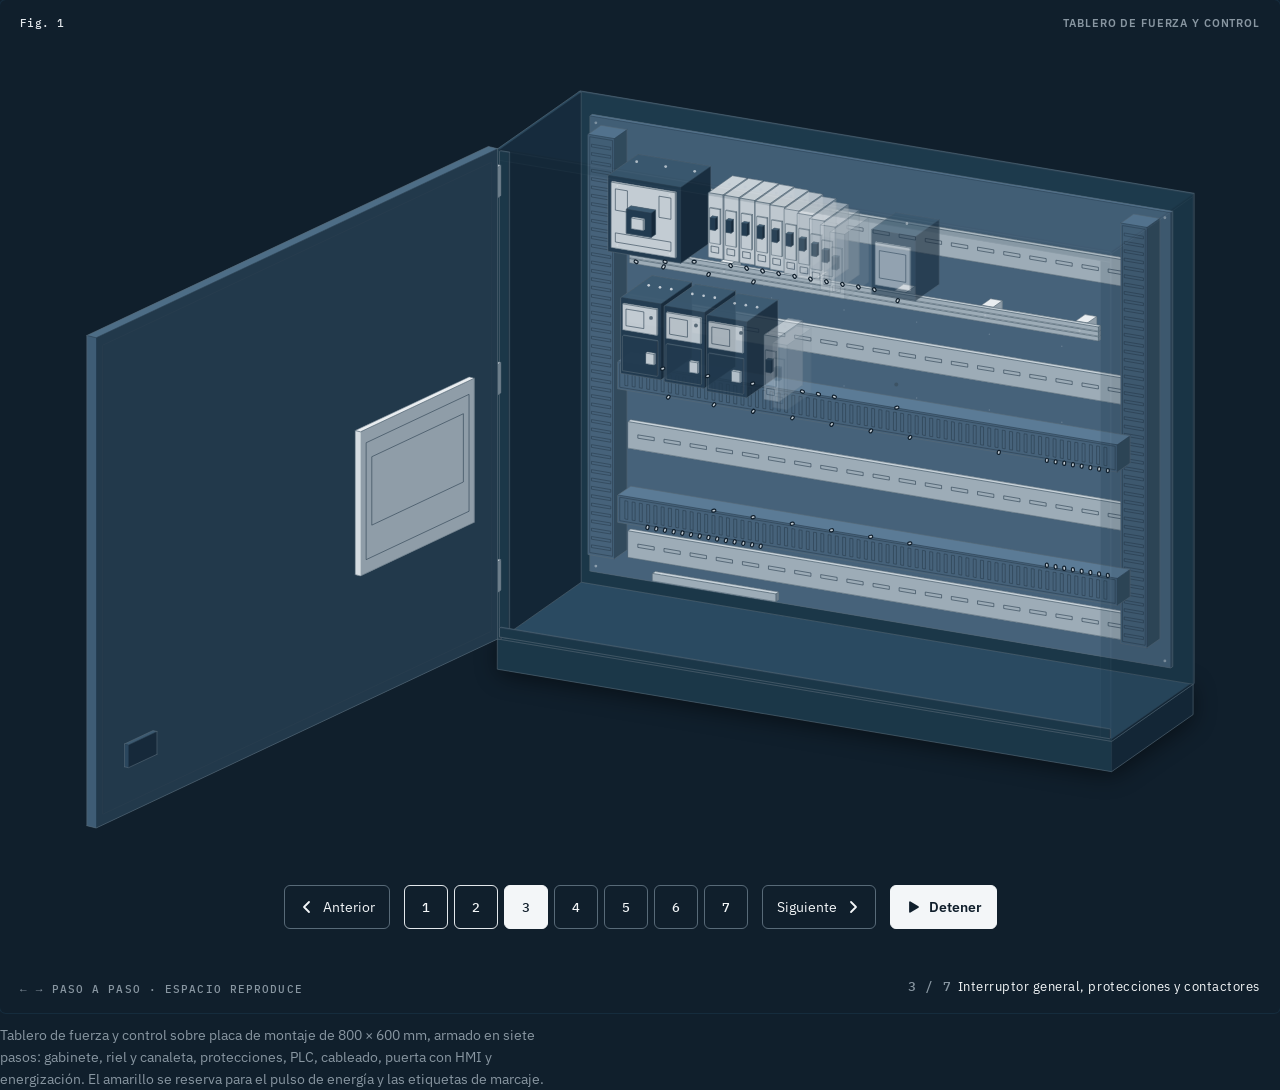
<file: public/tablero/tablero-armado.html>
<!doctype html><html lang="es"><head><meta charset="utf-8"><meta name="viewport" content="width=device-width, initial-scale=1"><title>Armado de tablero eléctrico</title><style>
.iso{
  --anatomy-page:#0b0b0b;--anatomy-card:#131313;--anatomy-text:#a3a3a3;--anatomy-strong:#e6e6e6;--anatomy-muted:#6e6e6e;
  --anatomy-paper:#131313;--anatomy-face:#1b1b1b;--anatomy-top:#1c1c1c;
  --anatomy-shade-0:#0f0f0f;--anatomy-shade-1:#121212;--anatomy-shade-2:#151515;--anatomy-shade-3:#181818;
  --anatomy-lit-top:#262626;--anatomy-lit-shade:#1d1d1d;
  --anatomy-hi:#d4d4d4;--anatomy-mid:#6a6a6a;--anatomy-lo:#3e3e3e;--anatomy-faint:#2a2a2a;--anatomy-lit:#ffffff;
  --anatomy-halo:#050505;--anatomy-halo-opacity:.9;--anatomy-dot:#e6e6e6;
  --anatomy-red:#ff6b6b;--anatomy-green:#6be0a0;--anatomy-blue:#6b9bff;
  --anatomy-weight:.6px;--anatomy-ease:cubic-bezier(.32,.72,0,1);
  --anatomy-mono:ui-monospace,"SF Mono",Menlo,Consolas,monospace;
  --anatomy-lift:inset 0 1px 0 0 #ffffff0a,inset 0 0 0 1px #ffffff06,0 0 0 1px #00000026,0 1px 1px -.5px #00000014,0 3px 3px -1.5px #00000014,0 6px 6px -3px #00000014,0 12px 12px -6px #00000014;
}
.iso[data-theme="light"]{
  --anatomy-page:#f2f2ef;--anatomy-card:#fbfbfa;--anatomy-text:#57575a;--anatomy-strong:#18181a;--anatomy-muted:#8c8c90;
  --anatomy-paper:#fbfbfa;--anatomy-face:#ffffff;--anatomy-top:#ffffff;
  --anatomy-shade-0:#dcdcd9;--anatomy-shade-1:#e5e5e2;--anatomy-shade-2:#ededea;--anatomy-shade-3:#f4f4f1;
  --anatomy-lit-top:#ffffff;--anatomy-lit-shade:#eeeeeb;
  --anatomy-hi:#26262a;--anatomy-mid:#8a8a8f;--anatomy-lo:#b4b4b8;--anatomy-faint:#d4d4d6;--anatomy-lit:#000000;
  --anatomy-halo:#8a8a80;--anatomy-halo-opacity:.32;--anatomy-dot:#3a3a3e;
  --anatomy-red:#e5484d;--anatomy-green:#30a46c;--anatomy-blue:#3e63dd;
  --anatomy-lift:inset 0 1px 0 0 #ffffff,0 0 0 1px #0000000f,0 1px 1px -.5px #0000000a,0 3px 3px -1.5px #0000000a,0 6px 6px -3px #0000000a,0 12px 12px -6px #0000000a;
}
.iso-svg{display:block;width:100%;height:auto;overflow:visible}
.iso-svg path,.iso-svg circle{vector-effect:non-scaling-stroke}
.iso-fill{fill:var(--anatomy-paper);stroke:none}
.iso-solid[data-lit]>.iso-fill{fill:var(--anatomy-face)}
.iso-shade,.iso-top{stroke:none}
.iso-shade[data-shade="0"]{fill:var(--anatomy-shade-0)}
.iso-shade[data-shade="1"]{fill:var(--anatomy-shade-1)}
.iso-shade[data-shade="2"]{fill:var(--anatomy-shade-2)}
.iso-shade[data-shade="3"]{fill:var(--anatomy-shade-3)}
.iso-top{fill:var(--anatomy-top)}
.iso-solid[data-lit]>.iso-top{fill:var(--anatomy-lit-top)}
.iso-solid[data-lit]>.iso-shade{fill:var(--anatomy-lit-shade)}
.iso-solid[data-seamless]>.iso-shade,.iso-solid[data-seamless]>.iso-top{stroke-width:.4;stroke-linejoin:round}
.iso-solid[data-seamless]>.iso-shade[data-shade="0"]{stroke:var(--anatomy-shade-0)}
.iso-solid[data-seamless]>.iso-shade[data-shade="1"]{stroke:var(--anatomy-shade-1)}
.iso-solid[data-seamless]>.iso-shade[data-shade="2"]{stroke:var(--anatomy-shade-2)}
.iso-solid[data-seamless]>.iso-shade[data-shade="3"]{stroke:var(--anatomy-shade-3)}
.iso-solid[data-seamless]>.iso-top{stroke:var(--anatomy-top)}
.iso-solid[data-seamless][data-lit]>.iso-top{stroke:var(--anatomy-lit-top)}
.iso-solid[data-seamless][data-lit]>.iso-shade{stroke:var(--anatomy-lit-shade)}
.iso-solid[data-lit]>.iso-edge{stroke:var(--anatomy-lit)}
.iso-halo{fill:var(--anatomy-halo);stroke:none;filter:blur(9px);opacity:var(--anatomy-halo-opacity);transform:translateY(3px)}
.iso-line{fill:none;stroke:var(--anatomy-lo);stroke-width:var(--anatomy-weight);stroke-linecap:round;stroke-linejoin:round}
.iso-line[data-tone="hi"]{stroke:var(--anatomy-hi)}
.iso-line[data-tone="mid"]{stroke:var(--anatomy-mid)}
.iso-line[data-tone="lo"]{stroke:var(--anatomy-lo)}
.iso-line[data-tone="faint"]{stroke:var(--anatomy-faint)}
.iso-line[data-tone="lit"]{stroke:var(--anatomy-lit)}
.iso-line[data-tone="red"]{stroke:var(--anatomy-red)}
.iso-line[data-tone="green"]{stroke:var(--anatomy-green)}
.iso-line[data-tone="blue"]{stroke:var(--anatomy-blue)}
.iso-line[data-dotted]{stroke-dasharray:.01 3.5;stroke-width:1}
.iso-line[data-dashed]{stroke-dasharray:3 3}
.iso-line[data-flow]{stroke-dasharray:2 6}
.iso-wire-end{fill:var(--anatomy-paper);stroke:var(--anatomy-lo);stroke-width:var(--anatomy-weight)}
.iso-wire[data-tone="hi"] .iso-wire-end{stroke:var(--anatomy-hi)}
.iso-wire[data-tone="mid"] .iso-wire-end{stroke:var(--anatomy-mid)}
.iso-wire[data-tone="faint"] .iso-wire-end{stroke:var(--anatomy-faint)}
.iso-wire[data-tone="lit"] .iso-wire-end{stroke:var(--anatomy-lit)}
.iso-dots circle{fill:var(--anatomy-dot);stroke:none;opacity:.32}
.iso-dots[data-tone="hi"] circle{opacity:.85}
.iso-dots[data-tone="mid"] circle{opacity:.45}
.iso-dots[data-tone="lo"] circle{opacity:.22}
.iso-dots[data-tone="faint"] circle{opacity:.12}
.iso-face-text{fill:var(--anatomy-mid);font-family:var(--anatomy-mono);letter-spacing:.04em}
.iso-face-text[data-tone="hi"]{fill:var(--anatomy-hi)}
.iso-face-text[data-tone="lo"]{fill:var(--anatomy-lo)}
.iso-face-text[data-tone="faint"]{fill:var(--anatomy-faint)}
.tb-body{fill:var(--anatomy-shade-2);stroke:none}
.tb-shine{fill:var(--anatomy-top);stroke:none}
.tb-shade{fill:var(--anatomy-shade-0);stroke:none}
.tb-ring{fill:none;stroke:var(--anatomy-lo);stroke-width:.45;stroke-linecap:butt;stroke-linejoin:round}
.tb-ring[data-tone="mid"]{stroke:var(--anatomy-mid)}
.tb-ring[data-tone="faint"]{stroke:var(--anatomy-faint)}
.tb-ring[data-tone="hi"]{stroke:var(--anatomy-hi)}
@keyframes iso-flow{to{stroke-dashoffset:-32}}
@keyframes iso-pulse{0%,100%{opacity:.18}12%{opacity:1}40%{opacity:.18}}
.iso-line[data-flow]{animation:iso-flow 1600ms linear infinite}
.iso-dots circle[data-pulse]{animation:iso-pulse 1600ms steps(1,end) infinite;animation-delay:var(--pulse-at,0ms)}
.iso-figure{margin:32px 0 36px}
.iso-plate{position:relative;padding:52px 24px;border-radius:0;background:var(--anatomy-card);box-shadow:0 0 0 1px var(--anatomy-mid);--anatomy-paper:var(--anatomy-card)}
.iso-plate-corners{position:absolute;inset:18px 20px;pointer-events:none}
.iso-plate-corner{position:absolute;color:var(--anatomy-muted);font-family:var(--anatomy-mono);font-size:10.5px;line-height:1;letter-spacing:.04em;white-space:nowrap}
.iso-plate-corner[data-corner="fig"]{top:0;left:0;color:var(--anatomy-text)}
.iso-plate-corner[data-corner="title"]{top:0;right:0;text-transform:uppercase;letter-spacing:.1em}
.iso-plate-corner[data-corner="hint"]{bottom:0;left:0;text-transform:uppercase;letter-spacing:.1em}
.iso-plate-corner[data-corner="readout"]{right:0;bottom:0;color:var(--anatomy-text);font-variant-numeric:tabular-nums}
.iso-plate .iso-svg{margin:0 auto}
.iso-legend{display:grid;gap:8px;margin-top:12px;color:var(--anatomy-muted);font-size:13px;line-height:1.55}
.iso-keys{display:flex;flex-wrap:wrap;gap:6px 18px}
.iso-key{display:inline-flex;align-items:center;gap:7px}
.iso-swatch{width:16px;height:10px;flex:none;overflow:visible}
.iso-swatch path{fill:none;stroke:var(--anatomy-hi);stroke-width:1;vector-effect:non-scaling-stroke;stroke-linejoin:round;stroke-linecap:round}
.iso-swatch[data-mark="raised"] path,.iso-swatch[data-mark="flat"] path{stroke:var(--anatomy-mid)}
.iso-swatch[data-mark="lit"] path{stroke:var(--anatomy-lit)}
.iso-swatch[data-mark="dim"] path{stroke:var(--anatomy-lo)}
.iso-swatch[data-mark="dotted"] path{stroke-dasharray:.01 3;stroke-width:1.4}
.iso-swatch[data-mark="dashed"] path{stroke-dasharray:3 2.5}
.iso-swatch[data-mark="red"] path{stroke:var(--anatomy-red)}
.iso-swatch[data-mark="green"] path{stroke:var(--anatomy-green)}
.iso-swatch[data-mark="blue"] path{stroke:var(--anatomy-blue)}
.iso-swatch-crease{stroke:var(--anatomy-lo)!important}
@media (max-width:560px){.iso-plate{padding:48px 12px 70px}.iso-plate-corner[data-corner="hint"]{bottom:18px}}
@media (prefers-reduced-motion:reduce){.iso-line[data-flow],.iso-dots circle[data-pulse]{animation:none}}

*{box-sizing:border-box}
html{color-scheme:dark}
body[data-theme="light"]{color-scheme:light}
body{margin:0;background:var(--anatomy-page);color:var(--anatomy-text);font:14px/1.6 ui-sans-serif,system-ui,-apple-system,"Segoe UI",sans-serif;-webkit-font-smoothing:antialiased}
.iso-page{width:min(1040px,100% - 32px);margin:64px auto 96px}
<style id="embed-fit">html,body{margin:0;background:#101F2C}.iso-page{margin:0 auto!important;width:100%!important}</style></style></head><body class="iso" data-theme="dark"><style>
@font-face{font-family:"IBM Plex Sans";font-weight:400;font-display:swap;src:url([data-uri]) format("woff2")}
@font-face{font-family:"IBM Plex Sans";font-weight:600;font-display:swap;src:url([data-uri]) format("woff2")}
@font-face{font-family:"IBM Plex Mono";font-weight:500;font-display:swap;src:url([data-uri]) format("woff2")}
.iso,.iso[data-theme="dark"]{
  --anatomy-page:#101F2C;--anatomy-card:#101F2C;--anatomy-text:#E3E8EC;--anatomy-strong:#F3F6F8;--anatomy-muted:#8896A1;
  --anatomy-paper:#152C3D;--anatomy-face:#152C3D;--anatomy-top:#2A4A61;
  --anatomy-hi:#E3E8EC;--anatomy-mid:#586A78;--anatomy-lo:#3A4F5E;--anatomy-faint:#2A3F50;--anatomy-lit:#F3F6F8;
  --anatomy-halo:#000;--anatomy-halo-opacity:.5;--anatomy-dot:#E3E8EC;
  --anatomy-mono:"IBM Plex Mono",ui-monospace,Menlo,Consolas,monospace;
  --anatomy-lift:none;
}
.m-shell{--anatomy-paper:#17303F;--anatomy-shade-0:#132636;--anatomy-shade-1:#17303F;--anatomy-shade-2:#1B3748;--anatomy-shade-3:#20405A;--anatomy-top:#2A4A61}
.m-plate{--anatomy-paper:#46627A;--anatomy-shade-0:#324A5C;--anatomy-shade-1:#3B5568;--anatomy-shade-2:#46627A;--anatomy-shade-3:#4F6D86;--anatomy-top:#5B7B96}
.m-door{--anatomy-paper:#345068;--anatomy-shade-0:#22394B;--anatomy-shade-1:#2A4256;--anatomy-shade-2:#345068;--anatomy-shade-3:#3E5C75;--anatomy-top:#4D6D86}
.m-dark{--anatomy-paper:#1F364A;--anatomy-shade-0:#16293A;--anatomy-shade-1:#1B3144;--anatomy-shade-2:#223B50;--anatomy-shade-3:#2A465D;--anatomy-top:#3C5A71}
.m-light{--anatomy-paper:#C3CCD3;--anatomy-shade-0:#8F9DA8;--anatomy-shade-1:#A9B5BE;--anatomy-shade-2:#C3CCD3;--anatomy-shade-3:#D5DCE1;--anatomy-top:#E9EDF0}
.m-metal{--anatomy-paper:#9DACB7;--anatomy-shade-0:#6E7F8C;--anatomy-shade-1:#8697A4;--anatomy-shade-2:#9DACB7;--anatomy-shade-3:#B2BFC8;--anatomy-top:#CBD5DC}
.m-screen{--anatomy-paper:#0E1A25;--anatomy-shade-0:#0E1A25;--anatomy-shade-1:#0E1A25;--anatomy-shade-2:#0E1A25;--anatomy-shade-3:#0E1A25;--anatomy-top:#0E1A25}
body{font-family:"IBM Plex Sans",Arial,Helvetica,sans-serif;background:#101F2C}
.iso-page{width:min(1040px,100% - 32px);margin:32px auto 56px}
.iso-figure{margin:0}
.iso-plate{padding:48px 24px 84px;box-shadow:0 0 0 1px #152C3D;border-radius:6px}
.iso-plate-corner{font-family:"IBM Plex Mono",ui-monospace,monospace;font-size:11px}
.iso-plate-corner[data-corner="title"]{font-family:"IBM Plex Sans",Arial,sans-serif;font-weight:600;letter-spacing:.08em}
.iso-plate-corner[data-corner="readout"]{font-family:"IBM Plex Sans",Arial,sans-serif;font-size:13px;line-height:1.35;color:#F3F6F8;text-align:right;white-space:normal;max-width:56%}
.iso-plate-corner[data-corner="readout"] b{font-family:"IBM Plex Mono",monospace;font-weight:500;color:#8896A1;margin-right:.5em}
.iso-legend{font-family:"IBM Plex Sans",Arial,sans-serif;color:#8896A1;font-size:14px;line-height:1.55;max-width:70ch}
.stage{position:relative}
.tags{position:absolute;inset:0;pointer-events:none}
.stage .iso-svg{margin:0 auto}
.tag{position:absolute;transform:translate(-50%,-50%);font:500 13px/1 "IBM Plex Mono",ui-monospace,monospace;color:#101F2C;background:#FFCB08;padding:3px 5px;border-radius:2px;white-space:nowrap;pointer-events:none}
.w{fill:none;stroke-linecap:round;stroke-linejoin:round;vector-effect:none!important}
.w-case{stroke:#101F2C;stroke-width:3.2}
.w-core{stroke:#C3CCD3;stroke-width:1.3}
.tr{fill:none;vector-effect:none!important;stroke:#FFCB08;stroke-linecap:butt;stroke-linejoin:round}
.tr-trail{stroke-width:1.5;opacity:.7}
.tr-glow{stroke-width:3.4}
.led{fill:#F3F6F8;stroke:none}
.scr-face{fill:#1B3448;stroke:none}
.scr-ln{fill:none;stroke:#E3E8EC;stroke-width:1;vector-effect:none!important;stroke-linejoin:round}
.ctl{display:flex;flex-wrap:wrap;gap:8px 14px;align-items:center;justify-content:center;margin:16px 0 0}
.ctl button{font:400 14px/1 "IBM Plex Sans",Arial,sans-serif;color:#F3F6F8;background:transparent;border:1px solid #586A78;border-radius:6px;min-height:44px;min-width:44px;padding:0 14px;display:inline-flex;align-items:center;gap:8px;cursor:pointer}
.ctl button:hover:not(:disabled){background:#152C3D;border-color:#E3E8EC}
.ctl button:focus-visible{outline:3px solid #F3F6F8;outline-offset:2px}
.ctl button:disabled{opacity:.4;cursor:default}
.ctl svg{width:16px;height:16px;fill:none;stroke:currentColor;stroke-width:1.8;stroke-linecap:round;stroke-linejoin:round}
.ctl .go{background:#F3F6F8;color:#101F2C;border-color:#F3F6F8;font-weight:600}
.ctl .go:hover:not(:disabled){background:#E3E8EC;border-color:#E3E8EC}
.stepper{display:flex;gap:6px}
.stepper button{font:500 13px/1 "IBM Plex Mono",ui-monospace,monospace;padding:0;justify-content:center;width:44px}
.stepper button[aria-current="step"]{background:#F3F6F8;color:#101F2C;border-color:#F3F6F8}
.stepper button[data-done]{border-color:#E3E8EC}
.sr{position:absolute;width:1px;height:1px;overflow:hidden;clip:rect(0 0 0 0);white-space:nowrap}
@media (max-width:640px){
  .tags{display:none}
  .iso-plate{padding:44px 10px 104px}
  .iso-plate-corner[data-corner="readout"]{max-width:100%;left:0;text-align:left}
  .iso-plate-corner[data-corner="hint"]{display:none}
  .stepper button{width:40px}
}
@media (prefers-reduced-motion:reduce){.ctl [data-act="play"]{display:none}}
</style><main class="iso-page"><h1 class="sr">Armado de un tablero eléctrico de fuerza y control</h1><figure class="iso-figure"><div class="iso-plate"><div class="iso-plate-corners" aria-hidden="true"><span class="iso-plate-corner" data-corner="fig">Fig. 1</span><span class="iso-plate-corner" data-corner="title">Tablero de fuerza y control</span><span class="iso-plate-corner" data-corner="hint">← → paso a paso · espacio reproduce</span><span class="iso-plate-corner" data-corner="readout" data-readout></span></div><div class="stage" id="stage"><svg xmlns="http://www.w3.org/2000/svg" class="iso-svg" viewBox="0 0 960 640" role="img" aria-label="Tablero eléctrico industrial de fuerza y control, con placa de montaje de 800 por 600 milímetros, que se arma en siete pasos: gabinete con puerta abierta y placa, riel DIN y canaleta ranurada, interruptor general, protecciones y contactores, PLC con módulos de entradas y salidas, borneras y cableado con etiquetas de marcaje, cierre de puerta con pantalla HMI NEMA 4X y, al final, un pulso amarillo que recorre la barra y los ramales."><g data-s="1" data-d="0" data-m="f" data-v="0" data-r="0.4"><path class="iso-halo" d="M369.9 460L370 459.9L370.2 459.7L431.4 416.8L431.7 416.6L432 416.5L432.4 416.4L432.8 416.3L433.3 416.3L433.8 416.3L434.3 416.3L434.8 416.4L908.7 495.4L909.1 495.5L909.5 495.6L909.8 495.8L910 495.9L910.1 496.1L910.1 496.2L910.1 519.9L910 520.1L909.9 520.2L848.6 563.2L848.4 563.3L848 563.4L847.6 563.5L847.2 563.6L846.7 563.6L846.2 563.6L845.7 563.6L845.3 563.6L371.3 484.5L370.9 484.4L370.5 484.3L370.3 484.2L370 484L369.9 483.8L369.9 483.7Z"/></g><g data-s="1" data-d="0" data-m="z" data-v="40" data-r="0.45"><g class="m-shell"><g class="iso-solid"><path class="iso-fill" d="M369.1 484.1L847.5 563.9L911 519.4L911 495.8L432.5 416L369.1 460.5Z"/><path class="iso-shade" data-shade="0" d="M847.5 563.9L911 519.4L911 495.8L847.5 540.3Z"/><path class="iso-shade" data-shade="2" d="M369.1 484.1L847.5 563.9L847.5 540.3L369.1 460.5Z"/><path class="iso-top" d="M369.1 460.5L847.5 540.3L911 495.8L432.5 416Z"/><path class="iso-line iso-crease" data-tone="faint" d="M369.1 460.5L847.5 540.3L911 495.8M847.5 540.3L847.5 563.9"/><path class="iso-line iso-edge" data-tone="mid" d="M369.1 484.1L847.5 563.9L911 519.4L911 495.8L432.5 416L369.1 460.5Z"/></g></g></g><g data-s="1" data-d="0.12" data-m="z" data-v="40" data-r="0.45"><g class="m-shell"><g class="iso-solid"><path class="iso-fill" d="M369.1 460.5L847.5 540.3L911 495.8L911 494L432.5 414.2L369.1 458.7Z"/><path class="iso-shade" data-shade="0" d="M847.5 540.3L911 495.8L911 494L847.5 538.5Z"/><path class="iso-shade" data-shade="2" d="M369.1 460.5L847.5 540.3L847.5 538.5L369.1 458.7Z"/><path class="iso-top" d="M369.1 458.7L847.5 538.5L911 494L432.5 414.2Z"/><path class="iso-line iso-crease" data-tone="faint" d="M369.1 458.7L847.5 538.5L911 494M847.5 538.5L847.5 540.3"/><path class="iso-line iso-edge" data-tone="mid" d="M369.1 460.5L847.5 540.3L911 495.8L911 494L432.5 414.2L369.1 458.7Z"/></g></g></g><g data-s="1" data-d="0.2" data-m="z" data-v="40" data-r="0.45"><g class="m-shell"><g class="iso-solid"><path class="iso-fill" d="M432.5 416L911 495.8L911.8 495.2L911.8 113.2L433.3 33.4L432.5 34Z"/><path class="iso-shade" data-shade="0" d="M911 495.8L911.8 495.2L911.8 113.2L911 113.8Z"/><path class="iso-shade" data-shade="2" d="M432.5 416L911 495.8L911 113.8L432.5 34Z"/><path class="iso-top" d="M432.5 34L911 113.8L911.8 113.2L433.3 33.4Z"/><path class="iso-line iso-crease" data-tone="faint" d="M432.5 34L911 113.8L911.8 113.2M911 113.8L911 495.8"/><path class="iso-line iso-edge" data-tone="mid" d="M432.5 416L911 495.8L911.8 495.2L911.8 113.2L433.3 33.4L432.5 34Z"/></g></g></g><g data-s="1" data-d="0.25" data-m="f" data-v="0" data-r="0.3"><g class="m-shell"><g class="iso-solid"><path class="iso-fill" d="M448.4 401.5L459.7 403.4L462.5 401.5L462.5 389.6L451.2 387.8L448.4 389.7Z"/><path class="iso-shade" data-shade="0" d="M459.7 403.4L462.5 401.5L462.5 389.6L459.7 391.6Z"/><path class="iso-shade" data-shade="2" d="M448.4 401.5L459.7 403.4L459.7 391.6L448.4 389.7Z"/><path class="iso-top" d="M448.4 389.7L459.7 391.6L462.5 389.6L451.2 387.8Z"/><path class="iso-line iso-crease" data-tone="faint" d="M448.4 389.7L459.7 391.6L462.5 389.6M459.7 391.6L459.7 403.4"/><path class="iso-line iso-edge" data-tone="mid" d="M448.4 401.5L459.7 403.4L462.5 401.5L462.5 389.6L451.2 387.8L448.4 389.7Z"/></g></g></g><g data-s="1" data-d="0.25" data-m="f" data-v="0" data-r="0.3"><g class="m-shell"><g class="iso-solid"><path class="iso-fill" d="M878.2 473.2L889.6 475.1L892.3 473.2L892.3 461.3L881 459.5L878.2 461.4Z"/><path class="iso-shade" data-shade="0" d="M889.6 475.1L892.3 473.2L892.3 461.3L889.6 463.3Z"/><path class="iso-shade" data-shade="2" d="M878.2 473.2L889.6 475.1L889.6 463.3L878.2 461.4Z"/><path class="iso-top" d="M878.2 461.4L889.6 463.3L892.3 461.3L881 459.5Z"/><path class="iso-line iso-crease" data-tone="faint" d="M878.2 461.4L889.6 463.3L892.3 461.3M889.6 463.3L889.6 475.1"/><path class="iso-line iso-edge" data-tone="mid" d="M878.2 473.2L889.6 475.1L892.3 473.2L892.3 461.3L881 459.5L878.2 461.4Z"/></g></g></g><g data-s="1" data-d="0.25" data-m="f" data-v="0" data-r="0.3"><g class="m-shell"><g class="iso-solid"><path class="iso-fill" d="M448.4 70.4L459.7 72.3L462.5 70.3L462.5 58.5L451.2 56.6L448.4 58.6Z"/><path class="iso-shade" data-shade="0" d="M459.7 72.3L462.5 70.3L462.5 58.5L459.7 60.4Z"/><path class="iso-shade" data-shade="2" d="M448.4 70.4L459.7 72.3L459.7 60.4L448.4 58.6Z"/><path class="iso-top" d="M448.4 58.6L459.7 60.4L462.5 58.5L451.2 56.6Z"/><path class="iso-line iso-crease" data-tone="faint" d="M448.4 58.6L459.7 60.4L462.5 58.5M459.7 60.4L459.7 72.3"/><path class="iso-line iso-edge" data-tone="mid" d="M448.4 70.4L459.7 72.3L462.5 70.3L462.5 58.5L451.2 56.6L448.4 58.6Z"/></g></g></g><g data-s="1" data-d="0.25" data-m="f" data-v="0" data-r="0.3"><g class="m-shell"><g class="iso-solid"><path class="iso-fill" d="M878.2 142.1L889.6 144L892.3 142L892.3 130.2L881 128.3L878.2 130.3Z"/><path class="iso-shade" data-shade="0" d="M889.6 144L892.3 142L892.3 130.2L889.6 132.1Z"/><path class="iso-shade" data-shade="2" d="M878.2 142.1L889.6 144L889.6 132.1L878.2 130.3Z"/><path class="iso-top" d="M878.2 130.3L889.6 132.1L892.3 130.2L881 128.3Z"/><path class="iso-line iso-crease" data-tone="faint" d="M878.2 130.3L889.6 132.1L892.3 130.2M889.6 132.1L889.6 144"/><path class="iso-line iso-edge" data-tone="mid" d="M878.2 142.1L889.6 144L892.3 142L892.3 130.2L881 128.3L878.2 130.3Z"/></g></g></g><g data-s="1" data-d="0.3" data-m="z" data-v="40" data-r="0.45"><g class="m-shell"><g class="iso-solid"><path class="iso-fill" d="M369.1 460.5L370.8 460.8L434.2 416.3L434.2 34.3L432.5 34L369.1 78.5Z"/><path class="iso-shade" data-shade="0" d="M370.8 460.8L434.2 416.3L434.2 34.3L370.8 78.8Z"/><path class="iso-shade" data-shade="2" d="M369.1 460.5L370.8 460.8L370.8 78.8L369.1 78.5Z"/><path class="iso-top" d="M369.1 78.5L370.8 78.8L434.2 34.3L432.5 34Z"/><path class="iso-line iso-crease" data-tone="faint" d="M369.1 78.5L370.8 78.8L434.2 34.3M370.8 78.8L370.8 460.8"/><path class="iso-line iso-edge" data-tone="mid" d="M369.1 460.5L370.8 460.8L434.2 416.3L434.2 34.3L432.5 34L369.1 78.5Z"/></g></g></g><g data-s="1" data-d="0.35" data-m="f" data-v="0" data-r="0.4"><g class="m-shell"><g class="iso-solid"><path class="iso-fill" d="M370.8 459L377.5 460.1L378.4 459.5L378.4 81.1L371.6 80L370.8 80.5Z"/><path class="iso-shade" data-shade="0" d="M377.5 460.1L378.4 459.5L378.4 81.1L377.5 81.7Z"/><path class="iso-shade" data-shade="2" d="M370.8 459L377.5 460.1L377.5 81.7L370.8 80.5Z"/><path class="iso-top" d="M370.8 80.5L377.5 81.7L378.4 81.1L371.6 80Z"/><path class="iso-line iso-crease" data-tone="faint" d="M370.8 80.5L377.5 81.7L378.4 81.1M377.5 81.7L377.5 460.1"/><path class="iso-line iso-edge" data-tone="mid" d="M370.8 459L377.5 460.1L378.4 459.5L378.4 81.1L371.6 80L370.8 80.5Z"/></g></g></g><g data-s="1" data-d="0.35" data-m="f" data-v="0" data-r="0.4"><g class="m-shell"><g class="iso-solid"><path class="iso-fill" d="M370.8 459L845.8 538.2L846.7 537.6L846.7 530.6L371.6 451.3L370.8 451.9Z"/><path class="iso-shade" data-shade="0" d="M845.8 538.2L846.7 537.6L846.7 530.6L845.8 531.1Z"/><path class="iso-shade" data-shade="2" d="M370.8 459L845.8 538.2L845.8 531.1L370.8 451.9Z"/><path class="iso-top" d="M370.8 451.9L845.8 531.1L846.7 530.6L371.6 451.3Z"/><path class="iso-line iso-crease" data-tone="faint" d="M370.8 451.9L845.8 531.1L846.7 530.6M845.8 531.1L845.8 538.2"/><path class="iso-line iso-edge" data-tone="mid" d="M370.8 459L845.8 538.2L846.7 537.6L846.7 530.6L371.6 451.3L370.8 451.9Z"/></g></g></g><g data-s="5" data-d="0" data-m="z" data-v="30" data-r="0.4"><g class="m-metal"><g class="iso-solid"><path class="iso-fill" d="M448.5 419.1L448.6 418.6L449.1 418L450 417.6L451.3 417.2L452.7 416.9L454.4 416.8L456 416.9L457.6 417L458.9 417.3L460 417.8L460.7 418.3L461.1 418.8L461.1 425.9L461 426.5L460.5 427L459.5 427.5L458.3 427.9L456.8 428.1L455.2 428.2L453.6 428.2L452 428L450.7 427.7L449.6 427.3L448.8 426.8L448.5 426.2Z"/><path class="iso-shade" data-shade="0" d="M460.5 427L459.5 427.5L459.5 420.4L460.5 419.9ZM459.5 427.5L458.3 427.9L458.3 420.8L459.5 420.4ZM461.1 425.9L461 426.5L461 419.4L461.1 418.8ZM461 426.5L460.5 427L460.5 419.9L461 419.4Z"/><path class="iso-shade" data-shade="1" d="M458.3 427.9L456.8 428.1L456.8 421L458.3 420.8ZM456.8 428.1L455.2 428.2L455.2 421.1L456.8 421Z"/><path class="iso-shade" data-shade="2" d="M455.2 428.2L453.6 428.2L453.6 421.1L455.2 421.1ZM453.6 428.2L452 428L452 420.9L453.6 421.1Z"/><path class="iso-shade" data-shade="3" d="M452 428L450.7 427.7L450.7 420.6L452 420.9ZM450.7 427.7L449.6 427.3L449.6 420.2L450.7 420.6ZM449.6 427.3L448.8 426.8L448.8 419.7L449.6 420.2ZM448.8 426.8L448.5 426.2L448.5 419.1L448.8 419.7Z"/><path class="iso-top" d="M460.5 419.9L459.5 420.4L458.3 420.8L456.8 421L455.2 421.1L453.6 421.1L452 420.9L450.7 420.6L449.6 420.2L448.8 419.7L448.5 419.1L448.6 418.6L449.1 418L450 417.6L451.3 417.2L452.7 416.9L454.4 416.8L456 416.9L457.6 417L458.9 417.3L460 417.8L460.7 418.3L461.1 418.8L461 419.4Z"/><path class="iso-line iso-crease" data-tone="faint" d="M461.1 418.8L461 419.4L460.5 419.9L459.5 420.4L458.3 420.8L456.8 421L455.2 421.1L453.6 421.1L452 420.9L450.7 420.6L449.6 420.2L448.8 419.7L448.5 419.1"/><path class="iso-line iso-edge" data-tone="mid" d="M448.5 419.1L448.6 418.6L449.1 418L450 417.6L451.3 417.2L452.7 416.9L454.4 416.8L456 416.9L457.6 417L458.9 417.3L460 417.8L460.7 418.3L461.1 418.8M461.1 425.9L461 426.5L460.5 427L459.5 427.5L458.3 427.9L456.8 428.1L455.2 428.2L453.6 428.2L452 428L450.7 427.7L449.6 427.3L448.8 426.8L448.5 426.2M448.5 419.1L448.5 426.2M461.1 418.8L461.1 425.9"/></g><g class="iso-solid"><path class="iso-fill" d="M450.6 415.3L454.5 414.4L458.7 415.1L459 416.7L459 419.7L455.1 420.6L450.9 419.9L450.6 418.3Z"/><path class="iso-shade" data-shade="0" d="M459 419.7L455.1 420.6L455.1 417.6L459 416.7Z"/><path class="iso-shade" data-shade="2" d="M455.1 420.6L450.9 419.9L450.9 416.9L455.1 417.6Z"/><path class="iso-shade" data-shade="3" d="M450.9 419.9L450.6 418.3L450.6 415.3L450.9 416.9Z"/><path class="iso-top" d="M459 416.7L455.1 417.6L450.9 416.9L450.6 415.3L454.5 414.4L458.7 415.1Z"/><path class="iso-line iso-crease" data-tone="faint" d="M459 416.7L455.1 417.6L450.9 416.9L450.6 415.3"/><path class="iso-line iso-edge" data-tone="mid" d="M450.6 415.3L454.5 414.4L458.7 415.1L459 416.7M459 419.7L455.1 420.6L450.9 419.9L450.6 418.3M459 416.7L459 419.7M450.6 415.3L450.6 418.3"/></g></g></g><g data-s="5" data-d="0.05" data-m="z" data-v="30" data-r="0.4"><g class="m-metal"><g class="iso-solid"><path class="iso-fill" d="M472.3 423.1L472.4 422.5L472.9 422L473.8 421.5L475 421.1L476.5 420.9L478.1 420.8L479.8 420.8L481.3 421L482.7 421.3L483.8 421.7L484.5 422.2L484.8 422.8L484.8 429.9L484.7 430.4L484.2 431L483.3 431.4L482.1 431.8L480.6 432.1L479 432.2L477.3 432.1L475.8 432L474.4 431.7L473.3 431.2L472.6 430.7L472.3 430.2Z"/><path class="iso-shade" data-shade="0" d="M484.2 431L483.3 431.4L483.3 424.3L484.2 423.9ZM483.3 431.4L482.1 431.8L482.1 424.7L483.3 424.3ZM484.8 429.9L484.7 430.4L484.7 423.3L484.8 422.8ZM484.7 430.4L484.2 431L484.2 423.9L484.7 423.3Z"/><path class="iso-shade" data-shade="1" d="M482.1 431.8L480.6 432.1L480.6 425L482.1 424.7ZM480.6 432.1L479 432.2L479 425.1L480.6 425Z"/><path class="iso-shade" data-shade="2" d="M479 432.2L477.3 432.1L477.3 425L479 425.1ZM477.3 432.1L475.8 432L475.8 424.9L477.3 425Z"/><path class="iso-shade" data-shade="3" d="M475.8 432L474.4 431.7L474.4 424.6L475.8 424.9ZM474.4 431.7L473.3 431.2L473.3 424.1L474.4 424.6ZM473.3 431.2L472.6 430.7L472.6 423.6L473.3 424.1ZM472.6 430.7L472.3 430.2L472.3 423.1L472.6 423.6Z"/><path class="iso-top" d="M484.2 423.9L483.3 424.3L482.1 424.7L480.6 425L479 425.1L477.3 425L475.8 424.9L474.4 424.6L473.3 424.1L472.6 423.6L472.3 423.1L472.4 422.5L472.9 422L473.8 421.5L475 421.1L476.5 420.9L478.1 420.8L479.8 420.8L481.3 421L482.7 421.3L483.8 421.7L484.5 422.2L484.8 422.8L484.7 423.3Z"/><path class="iso-line iso-crease" data-tone="faint" d="M484.8 422.8L484.7 423.3L484.2 423.9L483.3 424.3L482.1 424.7L480.6 425L479 425.1L477.3 425L475.8 424.9L474.4 424.6L473.3 424.1L472.6 423.6L472.3 423.1"/><path class="iso-line iso-edge" data-tone="mid" d="M472.3 423.1L472.4 422.5L472.9 422L473.8 421.5L475 421.1L476.5 420.9L478.1 420.8L479.8 420.8L481.3 421L482.7 421.3L483.8 421.7L484.5 422.2L484.8 422.8M484.8 429.9L484.7 430.4L484.2 431L483.3 431.4L482.1 431.8L480.6 432.1L479 432.2L477.3 432.1L475.8 432L474.4 431.7L473.3 431.2L472.6 430.7L472.3 430.2M472.3 423.1L472.3 430.2M484.8 422.8L484.8 429.9"/></g><g class="iso-solid"><path class="iso-fill" d="M474.3 419.3L478.2 418.4L482.5 419.1L482.8 420.7L482.8 423.6L478.9 424.5L474.6 423.8L474.3 422.2Z"/><path class="iso-shade" data-shade="0" d="M482.8 423.6L478.9 424.5L478.9 421.6L482.8 420.7Z"/><path class="iso-shade" data-shade="2" d="M478.9 424.5L474.6 423.8L474.6 420.9L478.9 421.6Z"/><path class="iso-shade" data-shade="3" d="M474.6 423.8L474.3 422.2L474.3 419.3L474.6 420.9Z"/><path class="iso-top" d="M482.8 420.7L478.9 421.6L474.6 420.9L474.3 419.3L478.2 418.4L482.5 419.1Z"/><path class="iso-line iso-crease" data-tone="faint" d="M482.8 420.7L478.9 421.6L474.6 420.9L474.3 419.3"/><path class="iso-line iso-edge" data-tone="mid" d="M474.3 419.3L478.2 418.4L482.5 419.1L482.8 420.7M482.8 423.6L478.9 424.5L474.6 423.8L474.3 422.2M482.8 420.7L482.8 423.6M474.3 419.3L474.3 422.2"/></g></g></g><g data-s="5" data-d="0.1" data-m="z" data-v="30" data-r="0.4"><g class="m-metal"><g class="iso-solid"><path class="iso-fill" d="M496 427L496.1 426.5L496.6 426L497.6 425.5L498.8 425.1L500.3 424.9L501.9 424.7L503.5 424.8L505.1 425L506.4 425.3L507.5 425.7L508.3 426.2L508.6 426.7L508.6 433.8L508.5 434.4L508 434.9L507.1 435.4L505.8 435.8L504.4 436L502.7 436.1L501.1 436.1L499.5 435.9L498.2 435.6L497.1 435.2L496.4 434.7L496 434.1Z"/><path class="iso-shade" data-shade="0" d="M508 434.9L507.1 435.4L507.1 428.3L508 427.8ZM507.1 435.4L505.8 435.8L505.8 428.7L507.1 428.3ZM508.6 433.8L508.5 434.4L508.5 427.3L508.6 426.7ZM508.5 434.4L508 434.9L508 427.8L508.5 427.3Z"/><path class="iso-shade" data-shade="1" d="M505.8 435.8L504.4 436L504.4 428.9L505.8 428.7ZM504.4 436L502.7 436.1L502.7 429L504.4 428.9Z"/><path class="iso-shade" data-shade="2" d="M502.7 436.1L501.1 436.1L501.1 429L502.7 429ZM501.1 436.1L499.5 435.9L499.5 428.8L501.1 429Z"/><path class="iso-shade" data-shade="3" d="M499.5 435.9L498.2 435.6L498.2 428.5L499.5 428.8ZM498.2 435.6L497.1 435.2L497.1 428.1L498.2 428.5ZM497.1 435.2L496.4 434.7L496.4 427.6L497.1 428.1ZM496.4 434.7L496 434.1L496 427L496.4 427.6Z"/><path class="iso-top" d="M508 427.8L507.1 428.3L505.8 428.7L504.4 428.9L502.7 429L501.1 429L499.5 428.8L498.2 428.5L497.1 428.1L496.4 427.6L496 427L496.1 426.5L496.6 426L497.6 425.5L498.8 425.1L500.3 424.9L501.9 424.7L503.5 424.8L505.1 425L506.4 425.3L507.5 425.7L508.3 426.2L508.6 426.7L508.5 427.3Z"/><path class="iso-line iso-crease" data-tone="faint" d="M508.6 426.7L508.5 427.3L508 427.8L507.1 428.3L505.8 428.7L504.4 428.9L502.7 429L501.1 429L499.5 428.8L498.2 428.5L497.1 428.1L496.4 427.6L496 427"/><path class="iso-line iso-edge" data-tone="mid" d="M496 427L496.1 426.5L496.6 426L497.6 425.5L498.8 425.1L500.3 424.9L501.9 424.7L503.5 424.8L505.1 425L506.4 425.3L507.5 425.7L508.3 426.2L508.6 426.7M508.6 433.8L508.5 434.4L508 434.9L507.1 435.4L505.8 435.8L504.4 436L502.7 436.1L501.1 436.1L499.5 435.9L498.2 435.6L497.1 435.2L496.4 434.7L496 434.1M496 427L496 434.1M508.6 426.7L508.6 433.8"/></g><g class="iso-solid"><path class="iso-fill" d="M498.1 423.2L502 422.3L506.2 423L506.5 424.6L506.5 427.6L502.6 428.5L498.4 427.8L498.1 426.2Z"/><path class="iso-shade" data-shade="0" d="M506.5 427.6L502.6 428.5L502.6 425.6L506.5 424.6Z"/><path class="iso-shade" data-shade="2" d="M502.6 428.5L498.4 427.8L498.4 424.8L502.6 425.6Z"/><path class="iso-shade" data-shade="3" d="M498.4 427.8L498.1 426.2L498.1 423.2L498.4 424.8Z"/><path class="iso-top" d="M506.5 424.6L502.6 425.6L498.4 424.8L498.1 423.2L502 422.3L506.2 423Z"/><path class="iso-line iso-crease" data-tone="faint" d="M506.5 424.6L502.6 425.6L498.4 424.8L498.1 423.2"/><path class="iso-line iso-edge" data-tone="mid" d="M498.1 423.2L502 422.3L506.2 423L506.5 424.6M506.5 427.6L502.6 428.5L498.4 427.8L498.1 426.2M506.5 424.6L506.5 427.6M498.1 423.2L498.1 426.2"/></g></g></g><g data-s="5" data-d="0.1" data-m="z" data-v="40" data-r="0.45"><g class="m-light"><g class="iso-solid"><path class="iso-fill" d="M452 392.8L452.3 392.5L452.8 392.3L453.5 392.1L454.3 392L455.2 392L456 392.1L456.8 392.3L457.3 392.5L457.6 392.8L457.6 393.1L457.6 416.1L457.3 416.4L456.8 416.7L456.1 416.9L455.3 417L454.4 417L453.6 416.9L452.8 416.7L452.3 416.5L452 416.2L452 415.9Z"/><path class="iso-shade" data-shade="0" d="M457.3 416.4L456.8 416.7L456.8 393.6L457.3 393.4ZM456.8 416.7L456.1 416.9L456.1 393.8L456.8 393.6ZM457.6 416.1L457.3 416.4L457.3 393.4L457.6 393.1Z"/><path class="iso-shade" data-shade="1" d="M456.1 416.9L455.3 417L455.3 393.9L456.1 393.8ZM455.3 417L454.4 417L454.4 393.9L455.3 393.9Z"/><path class="iso-shade" data-shade="2" d="M454.4 417L453.6 416.9L453.6 393.8L454.4 393.9Z"/><path class="iso-shade" data-shade="3" d="M453.6 416.9L452.8 416.7L452.8 393.7L453.6 393.8ZM452.8 416.7L452.3 416.5L452.3 393.4L452.8 393.7ZM452.3 416.5L452 416.2L452 393.1L452.3 393.4ZM452 416.2L452 415.9L452 392.8L452 393.1Z"/><path class="iso-top" d="M457.3 393.4L456.8 393.6L456.1 393.8L455.3 393.9L454.4 393.9L453.6 393.8L452.8 393.7L452.3 393.4L452 393.1L452 392.8L452.3 392.5L452.8 392.3L453.5 392.1L454.3 392L455.2 392L456 392.1L456.8 392.3L457.3 392.5L457.6 392.8L457.6 393.1Z"/><path class="iso-line iso-crease" data-tone="faint" d="M457.6 393.1L457.3 393.4L456.8 393.6L456.1 393.8L455.3 393.9L454.4 393.9L453.6 393.8L452.8 393.7L452.3 393.4L452 393.1L452 392.8"/><path class="iso-line iso-edge" data-tone="mid" d="M452 392.8L452.3 392.5L452.8 392.3L453.5 392.1L454.3 392L455.2 392L456 392.1L456.8 392.3L457.3 392.5L457.6 392.8L457.6 393.1M457.6 416.1L457.3 416.4L456.8 416.7L456.1 416.9L455.3 417L454.4 417L453.6 416.9L452.8 416.7L452.3 416.5L452 416.2L452 415.9M452 392.8L452 415.9M457.6 393.1L457.6 416.1"/></g></g></g><g data-s="1" data-d="0.45" data-m="y" data-v="120" data-r="0.5"><g class="m-plate"><g class="iso-solid"><path class="iso-fill" d="M441.1 407.6L893.6 483.1L895.2 482L895.2 127.2L442.8 51.7L441.1 52.9Z"/><path class="iso-shade" data-shade="0" d="M893.6 483.1L895.2 482L895.2 127.2L893.6 128.3Z"/><path class="iso-shade" data-shade="2" d="M441.1 407.6L893.6 483.1L893.6 128.3L441.1 52.9Z"/><path class="iso-top" d="M441.1 52.9L893.6 128.3L895.2 127.2L442.8 51.7Z"/><path class="iso-line iso-crease" data-tone="faint" d="M441.1 52.9L893.6 128.3L895.2 127.2M893.6 128.3L893.6 483.1"/><path class="iso-line iso-edge" data-tone="mid" d="M441.1 407.6L893.6 483.1L895.2 482L895.2 127.2L442.8 51.7L441.1 52.9Z"/></g></g><g class="iso-dots" data-tone="lo"><circle cx="469.4" cy="353.2" r="0.55"/><circle cx="469.4" cy="294.1" r="0.55"/><circle cx="469.4" cy="235" r="0.55"/><circle cx="469.4" cy="175.8" r="0.55"/><circle cx="469.4" cy="116.7" r="0.55"/><circle cx="525.9" cy="362.7" r="0.55"/><circle cx="525.9" cy="303.5" r="0.55"/><circle cx="525.9" cy="244.4" r="0.55"/><circle cx="525.9" cy="185.3" r="0.55"/><circle cx="525.9" cy="126.1" r="0.55"/><circle cx="582.5" cy="372.1" r="0.55"/><circle cx="582.5" cy="313" r="0.55"/><circle cx="582.5" cy="253.8" r="0.55"/><circle cx="582.5" cy="194.7" r="0.55"/><circle cx="582.5" cy="135.6" r="0.55"/><circle cx="639" cy="381.5" r="0.55"/><circle cx="639" cy="322.4" r="0.55"/><circle cx="639" cy="263.3" r="0.55"/><circle cx="639" cy="204.1" r="0.55"/><circle cx="639" cy="145" r="0.55"/><circle cx="695.6" cy="391" r="0.55"/><circle cx="695.6" cy="331.8" r="0.55"/><circle cx="695.6" cy="272.7" r="0.55"/><circle cx="695.6" cy="213.6" r="0.55"/><circle cx="695.6" cy="154.5" r="0.55"/><circle cx="752.2" cy="400.4" r="0.55"/><circle cx="752.2" cy="341.3" r="0.55"/><circle cx="752.2" cy="282.1" r="0.55"/><circle cx="752.2" cy="223" r="0.55"/><circle cx="752.2" cy="163.9" r="0.55"/><circle cx="808.7" cy="409.8" r="0.55"/><circle cx="808.7" cy="350.7" r="0.55"/><circle cx="808.7" cy="291.6" r="0.55"/><circle cx="808.7" cy="232.4" r="0.55"/><circle cx="808.7" cy="173.3" r="0.55"/><circle cx="865.3" cy="419.3" r="0.55"/><circle cx="865.3" cy="360.1" r="0.55"/><circle cx="865.3" cy="301" r="0.55"/><circle cx="865.3" cy="241.9" r="0.55"/><circle cx="865.3" cy="182.8" r="0.55"/></g><g class="iso-dots" data-tone="mid"><circle cx="445.6" cy="403.7" r="1.1"/><circle cx="889" cy="477.6" r="1.1"/><circle cx="445.6" cy="58.3" r="1.1"/><circle cx="889" cy="132.3" r="1.1"/></g></g><g data-s="2" data-d="0" data-m="y" data-v="50" data-r="0.5"><g class="m-metal"><g class="iso-solid"><path class="iso-fill" d="M470.7 121.4L859.8 186.3L861.9 184.8L861.9 164.2L472.8 99.2L470.7 100.7Z"/><path class="iso-shade" data-shade="0" d="M859.8 186.3L861.9 184.8L861.9 164.2L859.8 165.6Z"/><path class="iso-shade" data-shade="2" d="M470.7 121.4L859.8 186.3L859.8 165.6L470.7 100.7Z"/><path class="iso-top" d="M470.7 100.7L859.8 165.6L861.9 164.2L472.8 99.2Z"/><path class="iso-line iso-crease" data-tone="lo" d="M470.7 100.7L859.8 165.6L861.9 164.2M859.8 165.6L859.8 186.3"/><path class="iso-line iso-edge" data-tone="mid" d="M470.7 121.4L859.8 186.3L861.9 184.8L861.9 164.2L472.8 99.2L470.7 100.7Z"/></g></g><path class="iso-line" data-tone="faint" d="M478.6 113.7L491.1 115.7L491.1 113.1L478.6 111.1Z"/><path class="iso-line" data-tone="faint" d="M499 117.1L511.4 119.1L511.4 116.5L499 114.5Z"/><path class="iso-line" data-tone="faint" d="M519.3 120.5L531.8 122.5L531.8 119.9L519.3 117.9Z"/><path class="iso-line" data-tone="faint" d="M539.7 123.9L552.1 125.9L552.1 123.3L539.7 121.3Z"/><path class="iso-line" data-tone="faint" d="M560.1 127.2L572.5 129.3L572.5 126.7L560.1 124.6Z"/><path class="iso-line" data-tone="faint" d="M580.4 130.6L592.9 132.7L592.9 130.1L580.4 128Z"/><path class="iso-line" data-tone="faint" d="M600.8 134L613.2 136.1L613.2 133.5L600.8 131.4Z"/><path class="iso-line" data-tone="faint" d="M621.1 137.4L633.6 139.5L633.6 136.9L621.1 134.8Z"/><path class="iso-line" data-tone="faint" d="M641.5 140.8L653.9 142.9L653.9 140.3L641.5 138.2Z"/><path class="iso-line" data-tone="faint" d="M661.9 144.2L674.3 146.3L674.3 143.7L661.9 141.6Z"/><path class="iso-line" data-tone="faint" d="M682.2 147.6L694.7 149.7L694.7 147.1L682.2 145Z"/><path class="iso-line" data-tone="faint" d="M702.6 151L715 153.1L715 150.5L702.6 148.4Z"/><path class="iso-line" data-tone="faint" d="M722.9 154.4L735.4 156.5L735.4 153.9L722.9 151.8Z"/><path class="iso-line" data-tone="faint" d="M743.3 157.8L755.7 159.9L755.7 157.3L743.3 155.2Z"/><path class="iso-line" data-tone="faint" d="M763.7 161.2L776.1 163.3L776.1 160.7L763.7 158.6Z"/><path class="iso-line" data-tone="faint" d="M784 164.6L796.5 166.7L796.5 164.1L784 162Z"/><path class="iso-line" data-tone="faint" d="M804.4 168L816.8 170.1L816.8 167.5L804.4 165.4Z"/><path class="iso-line" data-tone="faint" d="M824.7 171.4L837.2 173.5L837.2 170.9L824.7 168.8Z"/><path class="iso-line" data-tone="faint" d="M845.1 174.8L857.5 176.9L857.5 174.3L845.1 172.2Z"/></g><g data-s="2" data-d="0.08" data-m="y" data-v="50" data-r="0.5"><g class="m-metal"><g class="iso-solid"><path class="iso-fill" d="M470.7 213.6L859.8 278.5L861.9 277.1L861.9 256.4L472.8 191.5L470.7 192.9Z"/><path class="iso-shade" data-shade="0" d="M859.8 278.5L861.9 277.1L861.9 256.4L859.8 257.8Z"/><path class="iso-shade" data-shade="2" d="M470.7 213.6L859.8 278.5L859.8 257.8L470.7 192.9Z"/><path class="iso-top" d="M470.7 192.9L859.8 257.8L861.9 256.4L472.8 191.5Z"/><path class="iso-line iso-crease" data-tone="lo" d="M470.7 192.9L859.8 257.8L861.9 256.4M859.8 257.8L859.8 278.5"/><path class="iso-line iso-edge" data-tone="mid" d="M470.7 213.6L859.8 278.5L861.9 277.1L861.9 256.4L472.8 191.5L470.7 192.9Z"/></g></g><path class="iso-line" data-tone="faint" d="M478.6 205.9L491.1 208L491.1 205.4L478.6 203.3Z"/><path class="iso-line" data-tone="faint" d="M499 209.3L511.4 211.4L511.4 208.8L499 206.7Z"/><path class="iso-line" data-tone="faint" d="M519.3 212.7L531.8 214.8L531.8 212.2L519.3 210.1Z"/><path class="iso-line" data-tone="faint" d="M539.7 216.1L552.1 218.2L552.1 215.6L539.7 213.5Z"/><path class="iso-line" data-tone="faint" d="M560.1 219.5L572.5 221.6L572.5 219L560.1 216.9Z"/><path class="iso-line" data-tone="faint" d="M580.4 222.9L592.9 225L592.9 222.4L580.4 220.3Z"/><path class="iso-line" data-tone="faint" d="M600.8 226.3L613.2 228.4L613.2 225.8L600.8 223.7Z"/><path class="iso-line" data-tone="faint" d="M621.1 229.7L633.6 231.8L633.6 229.2L621.1 227.1Z"/><path class="iso-line" data-tone="faint" d="M641.5 233.1L653.9 235.2L653.9 232.6L641.5 230.5Z"/><path class="iso-line" data-tone="faint" d="M661.9 236.5L674.3 238.6L674.3 235.9L661.9 233.9Z"/><path class="iso-line" data-tone="faint" d="M682.2 239.9L694.7 241.9L694.7 239.3L682.2 237.3Z"/><path class="iso-line" data-tone="faint" d="M702.6 243.3L715 245.3L715 242.7L702.6 240.7Z"/><path class="iso-line" data-tone="faint" d="M722.9 246.7L735.4 248.7L735.4 246.1L722.9 244.1Z"/><path class="iso-line" data-tone="faint" d="M743.3 250.1L755.7 252.1L755.7 249.5L743.3 247.5Z"/><path class="iso-line" data-tone="faint" d="M763.7 253.5L776.1 255.5L776.1 252.9L763.7 250.9Z"/><path class="iso-line" data-tone="faint" d="M784 256.9L796.5 258.9L796.5 256.3L784 254.3Z"/><path class="iso-line" data-tone="faint" d="M804.4 260.2L816.8 262.3L816.8 259.7L804.4 257.6Z"/><path class="iso-line" data-tone="faint" d="M824.7 263.6L837.2 265.7L837.2 263.1L824.7 261Z"/><path class="iso-line" data-tone="faint" d="M845.1 267L857.5 269.1L857.5 266.5L845.1 264.4Z"/></g><g data-s="2" data-d="0.16" data-m="y" data-v="50" data-r="0.5"><g class="m-metal"><g class="iso-solid"><path class="iso-fill" d="M470.7 311.8L859.8 376.7L861.9 375.2L861.9 354.6L472.8 289.6L470.7 291.1Z"/><path class="iso-shade" data-shade="0" d="M859.8 376.7L861.9 375.2L861.9 354.6L859.8 356Z"/><path class="iso-shade" data-shade="2" d="M470.7 311.8L859.8 376.7L859.8 356L470.7 291.1Z"/><path class="iso-top" d="M470.7 291.1L859.8 356L861.9 354.6L472.8 289.6Z"/><path class="iso-line iso-crease" data-tone="lo" d="M470.7 291.1L859.8 356L861.9 354.6M859.8 356L859.8 376.7"/><path class="iso-line iso-edge" data-tone="mid" d="M470.7 311.8L859.8 376.7L861.9 375.2L861.9 354.6L472.8 289.6L470.7 291.1Z"/></g></g><path class="iso-line" data-tone="faint" d="M478.6 304.1L491.1 306.1L491.1 303.5L478.6 301.5Z"/><path class="iso-line" data-tone="faint" d="M499 307.5L511.4 309.5L511.4 306.9L499 304.9Z"/><path class="iso-line" data-tone="faint" d="M519.3 310.9L531.8 312.9L531.8 310.3L519.3 308.3Z"/><path class="iso-line" data-tone="faint" d="M539.7 314.3L552.1 316.3L552.1 313.7L539.7 311.7Z"/><path class="iso-line" data-tone="faint" d="M560.1 317.6L572.5 319.7L572.5 317.1L560.1 315Z"/><path class="iso-line" data-tone="faint" d="M580.4 321L592.9 323.1L592.9 320.5L580.4 318.4Z"/><path class="iso-line" data-tone="faint" d="M600.8 324.4L613.2 326.5L613.2 323.9L600.8 321.8Z"/><path class="iso-line" data-tone="faint" d="M621.1 327.8L633.6 329.9L633.6 327.3L621.1 325.2Z"/><path class="iso-line" data-tone="faint" d="M641.5 331.2L653.9 333.3L653.9 330.7L641.5 328.6Z"/><path class="iso-line" data-tone="faint" d="M661.9 334.6L674.3 336.7L674.3 334.1L661.9 332Z"/><path class="iso-line" data-tone="faint" d="M682.2 338L694.7 340.1L694.7 337.5L682.2 335.4Z"/><path class="iso-line" data-tone="faint" d="M702.6 341.4L715 343.5L715 340.9L702.6 338.8Z"/><path class="iso-line" data-tone="faint" d="M722.9 344.8L735.4 346.9L735.4 344.3L722.9 342.2Z"/><path class="iso-line" data-tone="faint" d="M743.3 348.2L755.7 350.3L755.7 347.7L743.3 345.6Z"/><path class="iso-line" data-tone="faint" d="M763.7 351.6L776.1 353.7L776.1 351.1L763.7 349Z"/><path class="iso-line" data-tone="faint" d="M784 355L796.5 357.1L796.5 354.5L784 352.4Z"/><path class="iso-line" data-tone="faint" d="M804.4 358.4L816.8 360.5L816.8 357.9L804.4 355.8Z"/><path class="iso-line" data-tone="faint" d="M824.7 361.8L837.2 363.9L837.2 361.3L824.7 359.2Z"/><path class="iso-line" data-tone="faint" d="M845.1 365.2L857.5 367.3L857.5 364.7L845.1 362.6Z"/></g><g data-s="2" data-d="0.24" data-m="y" data-v="50" data-r="0.5"><g class="m-metal"><g class="iso-solid"><path class="iso-fill" d="M470.7 396.9L859.8 461.8L861.9 460.4L861.9 439.7L472.8 374.8L470.7 376.2Z"/><path class="iso-shade" data-shade="0" d="M859.8 461.8L861.9 460.4L861.9 439.7L859.8 441.1Z"/><path class="iso-shade" data-shade="2" d="M470.7 396.9L859.8 461.8L859.8 441.1L470.7 376.2Z"/><path class="iso-top" d="M470.7 376.2L859.8 441.1L861.9 439.7L472.8 374.8Z"/><path class="iso-line iso-crease" data-tone="lo" d="M470.7 376.2L859.8 441.1L861.9 439.7M859.8 441.1L859.8 461.8"/><path class="iso-line iso-edge" data-tone="mid" d="M470.7 396.9L859.8 461.8L861.9 460.4L861.9 439.7L472.8 374.8L470.7 376.2Z"/></g></g><path class="iso-line" data-tone="faint" d="M478.6 389.2L491.1 391.3L491.1 388.7L478.6 386.6Z"/><path class="iso-line" data-tone="faint" d="M499 392.6L511.4 394.7L511.4 392.1L499 390Z"/><path class="iso-line" data-tone="faint" d="M519.3 396L531.8 398.1L531.8 395.5L519.3 393.4Z"/><path class="iso-line" data-tone="faint" d="M539.7 399.4L552.1 401.5L552.1 398.9L539.7 396.8Z"/><path class="iso-line" data-tone="faint" d="M560.1 402.8L572.5 404.9L572.5 402.3L560.1 400.2Z"/><path class="iso-line" data-tone="faint" d="M580.4 406.2L592.9 408.3L592.9 405.7L580.4 403.6Z"/><path class="iso-line" data-tone="faint" d="M600.8 409.6L613.2 411.7L613.2 409.1L600.8 407Z"/><path class="iso-line" data-tone="faint" d="M621.1 413L633.6 415.1L633.6 412.5L621.1 410.4Z"/><path class="iso-line" data-tone="faint" d="M641.5 416.4L653.9 418.5L653.9 415.9L641.5 413.8Z"/><path class="iso-line" data-tone="faint" d="M661.9 419.8L674.3 421.9L674.3 419.3L661.9 417.2Z"/><path class="iso-line" data-tone="faint" d="M682.2 423.2L694.7 425.3L694.7 422.6L682.2 420.6Z"/><path class="iso-line" data-tone="faint" d="M702.6 426.6L715 428.6L715 426L702.6 424Z"/><path class="iso-line" data-tone="faint" d="M722.9 430L735.4 432L735.4 429.4L722.9 427.4Z"/><path class="iso-line" data-tone="faint" d="M743.3 433.4L755.7 435.4L755.7 432.8L743.3 430.8Z"/><path class="iso-line" data-tone="faint" d="M763.7 436.8L776.1 438.8L776.1 436.2L763.7 434.2Z"/><path class="iso-line" data-tone="faint" d="M784 440.2L796.5 442.2L796.5 439.6L784 437.6Z"/><path class="iso-line" data-tone="faint" d="M804.4 443.6L816.8 445.6L816.8 443L804.4 441Z"/><path class="iso-line" data-tone="faint" d="M824.7 446.9L837.2 449L837.2 446.4L824.7 444.3Z"/><path class="iso-line" data-tone="faint" d="M845.1 450.3L857.5 452.4L857.5 449.8L845.1 447.7Z"/></g><g data-s="2" data-d="0.3" data-m="y" data-v="60" data-r="0.5"><g class="m-plate"><g class="iso-solid"><path class="iso-fill" d="M439.7 394.7L460 398.1L469.9 391.2L469.9 63.6L449.6 60.2L439.7 67.2Z"/><path class="iso-shade" data-shade="0" d="M460 398.1L469.9 391.2L469.9 63.6L460 70.6Z"/><path class="iso-shade" data-shade="2" d="M439.7 394.7L460 398.1L460 70.6L439.7 67.2Z"/><path class="iso-top" d="M439.7 67.2L460 70.6L469.9 63.6L449.6 60.2Z"/><path class="iso-line iso-crease" data-tone="faint" d="M439.7 67.2L460 70.6L469.9 63.6M460 70.6L460 398.1"/><path class="iso-line iso-edge" data-tone="mid" d="M439.7 394.7L460 398.1L469.9 391.2L469.9 63.6L449.6 60.2L439.7 67.2Z"/></g></g><path class="iso-line" data-tone="faint" d="M441.1 393.2L458.6 396.1L458.6 72.1L441.1 69.2Z"/><path class="iso-line" data-tone="faint" d="M442.5 389.3L457.2 391.7L457.2 389.6L442.5 387.2Z"/><path class="iso-line" data-tone="faint" d="M442.5 382.8L457.2 385.2L457.2 383.1L442.5 380.7Z"/><path class="iso-line" data-tone="faint" d="M442.5 376.3L457.2 378.7L457.2 376.6L442.5 374.2Z"/><path class="iso-line" data-tone="faint" d="M442.5 369.8L457.2 372.2L457.2 370.1L442.5 367.7Z"/><path class="iso-line" data-tone="faint" d="M442.5 363.3L457.2 365.7L457.2 363.6L442.5 361.2Z"/><path class="iso-line" data-tone="faint" d="M442.5 356.8L457.2 359.2L457.2 357.1L442.5 354.6Z"/><path class="iso-line" data-tone="faint" d="M442.5 350.3L457.2 352.7L457.2 350.6L442.5 348.1Z"/><path class="iso-line" data-tone="faint" d="M442.5 343.8L457.2 346.2L457.2 344.1L442.5 341.6Z"/><path class="iso-line" data-tone="faint" d="M442.5 337.3L457.2 339.7L457.2 337.6L442.5 335.1Z"/><path class="iso-line" data-tone="faint" d="M442.5 330.8L457.2 333.2L457.2 331.1L442.5 328.6Z"/><path class="iso-line" data-tone="faint" d="M442.5 324.3L457.2 326.7L457.2 324.6L442.5 322.1Z"/><path class="iso-line" data-tone="faint" d="M442.5 317.7L457.2 320.2L457.2 318.1L442.5 315.6Z"/><path class="iso-line" data-tone="faint" d="M442.5 311.2L457.2 313.7L457.2 311.6L442.5 309.1Z"/><path class="iso-line" data-tone="faint" d="M442.5 304.7L457.2 307.2L457.2 305.1L442.5 302.6Z"/><path class="iso-line" data-tone="faint" d="M442.5 298.2L457.2 300.7L457.2 298.6L442.5 296.1Z"/><path class="iso-line" data-tone="faint" d="M442.5 291.7L457.2 294.2L457.2 292.1L442.5 289.6Z"/><path class="iso-line" data-tone="faint" d="M442.5 285.2L457.2 287.7L457.2 285.6L442.5 283.1Z"/><path class="iso-line" data-tone="faint" d="M442.5 278.7L457.2 281.2L457.2 279L442.5 276.6Z"/><path class="iso-line" data-tone="faint" d="M442.5 272.2L457.2 274.7L457.2 272.5L442.5 270.1Z"/><path class="iso-line" data-tone="faint" d="M442.5 265.7L457.2 268.2L457.2 266L442.5 263.6Z"/><path class="iso-line" data-tone="faint" d="M442.5 259.2L457.2 261.7L457.2 259.5L442.5 257.1Z"/><path class="iso-line" data-tone="faint" d="M442.5 252.7L457.2 255.2L457.2 253L442.5 250.6Z"/><path class="iso-line" data-tone="faint" d="M442.5 246.2L457.2 248.7L457.2 246.5L442.5 244.1Z"/><path class="iso-line" data-tone="faint" d="M442.5 239.7L457.2 242.2L457.2 240L442.5 237.6Z"/><path class="iso-line" data-tone="faint" d="M442.5 233.2L457.2 235.6L457.2 233.5L442.5 231.1Z"/><path class="iso-line" data-tone="faint" d="M442.5 226.7L457.2 229.1L457.2 227L442.5 224.6Z"/><path class="iso-line" data-tone="faint" d="M442.5 220.2L457.2 222.6L457.2 220.5L442.5 218.1Z"/><path class="iso-line" data-tone="faint" d="M442.5 213.7L457.2 216.1L457.2 214L442.5 211.6Z"/><path class="iso-line" data-tone="faint" d="M442.5 207.2L457.2 209.6L457.2 207.5L442.5 205Z"/><path class="iso-line" data-tone="faint" d="M442.5 200.7L457.2 203.1L457.2 201L442.5 198.5Z"/><path class="iso-line" data-tone="faint" d="M442.5 194.2L457.2 196.6L457.2 194.5L442.5 192Z"/><path class="iso-line" data-tone="faint" d="M442.5 187.7L457.2 190.1L457.2 188L442.5 185.5Z"/><path class="iso-line" data-tone="faint" d="M442.5 181.2L457.2 183.6L457.2 181.5L442.5 179Z"/><path class="iso-line" data-tone="faint" d="M442.5 174.7L457.2 177.1L457.2 175L442.5 172.5Z"/><path class="iso-line" data-tone="faint" d="M442.5 168.1L457.2 170.6L457.2 168.5L442.5 166Z"/><path class="iso-line" data-tone="faint" d="M442.5 161.6L457.2 164.1L457.2 162L442.5 159.5Z"/><path class="iso-line" data-tone="faint" d="M442.5 155.1L457.2 157.6L457.2 155.5L442.5 153Z"/><path class="iso-line" data-tone="faint" d="M442.5 148.6L457.2 151.1L457.2 149L442.5 146.5Z"/><path class="iso-line" data-tone="faint" d="M442.5 142.1L457.2 144.6L457.2 142.5L442.5 140Z"/><path class="iso-line" data-tone="faint" d="M442.5 135.6L457.2 138.1L457.2 136L442.5 133.5Z"/><path class="iso-line" data-tone="faint" d="M442.5 129.1L457.2 131.6L457.2 129.4L442.5 127Z"/><path class="iso-line" data-tone="faint" d="M442.5 122.6L457.2 125.1L457.2 122.9L442.5 120.5Z"/><path class="iso-line" data-tone="faint" d="M442.5 116.1L457.2 118.6L457.2 116.4L442.5 114Z"/><path class="iso-line" data-tone="faint" d="M442.5 109.6L457.2 112.1L457.2 109.9L442.5 107.5Z"/><path class="iso-line" data-tone="faint" d="M442.5 103.1L457.2 105.6L457.2 103.4L442.5 101Z"/><path class="iso-line" data-tone="faint" d="M442.5 96.6L457.2 99.1L457.2 96.9L442.5 94.5Z"/><path class="iso-line" data-tone="faint" d="M442.5 90.1L457.2 92.6L457.2 90.4L442.5 88Z"/><path class="iso-line" data-tone="faint" d="M442.5 83.6L457.2 86L457.2 83.9L442.5 81.5Z"/><path class="iso-line" data-tone="faint" d="M442.5 77.1L457.2 79.5L457.2 77.4L442.5 75Z"/></g><g data-s="2" data-d="0.38" data-m="y" data-v="60" data-r="0.5"><g class="m-plate"><g class="iso-solid"><path class="iso-fill" d="M854.8 464L875.1 467.4L885.1 460.4L885.1 132.8L864.7 129.4L854.8 136.4Z"/><path class="iso-shade" data-shade="0" d="M875.1 467.4L885.1 460.4L885.1 132.8L875.1 139.8Z"/><path class="iso-shade" data-shade="2" d="M854.8 464L875.1 467.4L875.1 139.8L854.8 136.4Z"/><path class="iso-top" d="M854.8 136.4L875.1 139.8L885.1 132.8L864.7 129.4Z"/><path class="iso-line iso-crease" data-tone="faint" d="M854.8 136.4L875.1 139.8L885.1 132.8M875.1 139.8L875.1 467.4"/><path class="iso-line iso-edge" data-tone="mid" d="M854.8 464L875.1 467.4L885.1 460.4L885.1 132.8L864.7 129.4L854.8 136.4Z"/></g></g><path class="iso-line" data-tone="faint" d="M856.2 462.4L873.7 465.4L873.7 141.3L856.2 138.4Z"/><path class="iso-line" data-tone="faint" d="M857.6 458.5L872.3 461L872.3 458.9L857.6 456.4Z"/><path class="iso-line" data-tone="faint" d="M857.6 452L872.3 454.5L872.3 452.4L857.6 449.9Z"/><path class="iso-line" data-tone="faint" d="M857.6 445.5L872.3 448L872.3 445.9L857.6 443.4Z"/><path class="iso-line" data-tone="faint" d="M857.6 439L872.3 441.5L872.3 439.4L857.6 436.9Z"/><path class="iso-line" data-tone="faint" d="M857.6 432.5L872.3 435L872.3 432.9L857.6 430.4Z"/><path class="iso-line" data-tone="faint" d="M857.6 426L872.3 428.5L872.3 426.3L857.6 423.9Z"/><path class="iso-line" data-tone="faint" d="M857.6 419.5L872.3 422L872.3 419.8L857.6 417.4Z"/><path class="iso-line" data-tone="faint" d="M857.6 413L872.3 415.5L872.3 413.3L857.6 410.9Z"/><path class="iso-line" data-tone="faint" d="M857.6 406.5L872.3 409L872.3 406.8L857.6 404.4Z"/><path class="iso-line" data-tone="faint" d="M857.6 400L872.3 402.5L872.3 400.3L857.6 397.9Z"/><path class="iso-line" data-tone="faint" d="M857.6 393.5L872.3 396L872.3 393.8L857.6 391.4Z"/><path class="iso-line" data-tone="faint" d="M857.6 387L872.3 389.5L872.3 387.3L857.6 384.9Z"/><path class="iso-line" data-tone="faint" d="M857.6 380.5L872.3 382.9L872.3 380.8L857.6 378.4Z"/><path class="iso-line" data-tone="faint" d="M857.6 374L872.3 376.4L872.3 374.3L857.6 371.9Z"/><path class="iso-line" data-tone="faint" d="M857.6 367.5L872.3 369.9L872.3 367.8L857.6 365.4Z"/><path class="iso-line" data-tone="faint" d="M857.6 361L872.3 363.4L872.3 361.3L857.6 358.9Z"/><path class="iso-line" data-tone="faint" d="M857.6 354.5L872.3 356.9L872.3 354.8L857.6 352.3Z"/><path class="iso-line" data-tone="faint" d="M857.6 348L872.3 350.4L872.3 348.3L857.6 345.8Z"/><path class="iso-line" data-tone="faint" d="M857.6 341.5L872.3 343.9L872.3 341.8L857.6 339.3Z"/><path class="iso-line" data-tone="faint" d="M857.6 335L872.3 337.4L872.3 335.3L857.6 332.8Z"/><path class="iso-line" data-tone="faint" d="M857.6 328.5L872.3 330.9L872.3 328.8L857.6 326.3Z"/><path class="iso-line" data-tone="faint" d="M857.6 322L872.3 324.4L872.3 322.3L857.6 319.8Z"/><path class="iso-line" data-tone="faint" d="M857.6 315.5L872.3 317.9L872.3 315.8L857.6 313.3Z"/><path class="iso-line" data-tone="faint" d="M857.6 308.9L872.3 311.4L872.3 309.3L857.6 306.8Z"/><path class="iso-line" data-tone="faint" d="M857.6 302.4L872.3 304.9L872.3 302.8L857.6 300.3Z"/><path class="iso-line" data-tone="faint" d="M857.6 295.9L872.3 298.4L872.3 296.3L857.6 293.8Z"/><path class="iso-line" data-tone="faint" d="M857.6 289.4L872.3 291.9L872.3 289.8L857.6 287.3Z"/><path class="iso-line" data-tone="faint" d="M857.6 282.9L872.3 285.4L872.3 283.3L857.6 280.8Z"/><path class="iso-line" data-tone="faint" d="M857.6 276.4L872.3 278.9L872.3 276.7L857.6 274.3Z"/><path class="iso-line" data-tone="faint" d="M857.6 269.9L872.3 272.4L872.3 270.2L857.6 267.8Z"/><path class="iso-line" data-tone="faint" d="M857.6 263.4L872.3 265.9L872.3 263.7L857.6 261.3Z"/><path class="iso-line" data-tone="faint" d="M857.6 256.9L872.3 259.4L872.3 257.2L857.6 254.8Z"/><path class="iso-line" data-tone="faint" d="M857.6 250.4L872.3 252.9L872.3 250.7L857.6 248.3Z"/><path class="iso-line" data-tone="faint" d="M857.6 243.9L872.3 246.4L872.3 244.2L857.6 241.8Z"/><path class="iso-line" data-tone="faint" d="M857.6 237.4L872.3 239.9L872.3 237.7L857.6 235.3Z"/><path class="iso-line" data-tone="faint" d="M857.6 230.9L872.3 233.3L872.3 231.2L857.6 228.8Z"/><path class="iso-line" data-tone="faint" d="M857.6 224.4L872.3 226.8L872.3 224.7L857.6 222.3Z"/><path class="iso-line" data-tone="faint" d="M857.6 217.9L872.3 220.3L872.3 218.2L857.6 215.8Z"/><path class="iso-line" data-tone="faint" d="M857.6 211.4L872.3 213.8L872.3 211.7L857.6 209.3Z"/><path class="iso-line" data-tone="faint" d="M857.6 204.9L872.3 207.3L872.3 205.2L857.6 202.7Z"/><path class="iso-line" data-tone="faint" d="M857.6 198.4L872.3 200.8L872.3 198.7L857.6 196.2Z"/><path class="iso-line" data-tone="faint" d="M857.6 191.9L872.3 194.3L872.3 192.2L857.6 189.7Z"/><path class="iso-line" data-tone="faint" d="M857.6 185.4L872.3 187.8L872.3 185.7L857.6 183.2Z"/><path class="iso-line" data-tone="faint" d="M857.6 178.9L872.3 181.3L872.3 179.2L857.6 176.7Z"/><path class="iso-line" data-tone="faint" d="M857.6 172.4L872.3 174.8L872.3 172.7L857.6 170.2Z"/><path class="iso-line" data-tone="faint" d="M857.6 165.9L872.3 168.3L872.3 166.2L857.6 163.7Z"/><path class="iso-line" data-tone="faint" d="M857.6 159.3L872.3 161.8L872.3 159.7L857.6 157.2Z"/><path class="iso-line" data-tone="faint" d="M857.6 152.8L872.3 155.3L872.3 153.2L857.6 150.7Z"/><path class="iso-line" data-tone="faint" d="M857.6 146.3L872.3 148.8L872.3 146.7L857.6 144.2Z"/></g><g data-s="2" data-d="0.46" data-m="y" data-v="60" data-r="0.5"><g class="m-plate"><g class="iso-solid"><path class="iso-fill" d="M462.8 265.6L851.9 330.5L861.9 323.5L861.9 302.2L472.8 237.3L462.8 244.3Z"/><path class="iso-shade" data-shade="0" d="M851.9 330.5L861.9 323.5L861.9 302.2L851.9 309.2Z"/><path class="iso-shade" data-shade="2" d="M462.8 265.6L851.9 330.5L851.9 309.2L462.8 244.3Z"/><path class="iso-top" d="M462.8 244.3L851.9 309.2L861.9 302.2L472.8 237.3Z"/><path class="iso-line iso-crease" data-tone="faint" d="M462.8 244.3L851.9 309.2L861.9 302.2M851.9 309.2L851.9 330.5"/><path class="iso-line iso-edge" data-tone="mid" d="M462.8 265.6L851.9 330.5L861.9 323.5L861.9 302.2L472.8 237.3L462.8 244.3Z"/></g></g><path class="iso-line" data-tone="faint" d="M464.5 264.4L850.3 328.7L850.3 310.4L464.5 246Z"/><path class="iso-line" data-tone="faint" d="M468.5 263L470.5 263.3L470.5 249.1L468.5 248.8Z"/><path class="iso-line" data-tone="faint" d="M474.2 263.9L476.2 264.2L476.2 250.1L474.2 249.7Z"/><path class="iso-line" data-tone="faint" d="M479.8 264.8L481.8 265.2L481.8 251L479.8 250.7Z"/><path class="iso-line" data-tone="faint" d="M485.5 265.8L487.5 266.1L487.5 251.9L485.5 251.6Z"/><path class="iso-line" data-tone="faint" d="M491.1 266.7L493.2 267.1L493.2 252.9L491.1 252.5Z"/><path class="iso-line" data-tone="faint" d="M496.8 267.7L498.8 268L498.8 253.8L496.8 253.5Z"/><path class="iso-line" data-tone="faint" d="M502.4 268.6L504.5 269L504.5 254.8L502.4 254.4Z"/><path class="iso-line" data-tone="faint" d="M508.1 269.6L510.1 269.9L510.1 255.7L508.1 255.4Z"/><path class="iso-line" data-tone="faint" d="M513.7 270.5L515.8 270.8L515.8 256.7L513.7 256.3Z"/><path class="iso-line" data-tone="faint" d="M519.4 271.4L521.4 271.8L521.4 257.6L519.4 257.3Z"/><path class="iso-line" data-tone="faint" d="M525.1 272.4L527.1 272.7L527.1 258.5L525.1 258.2Z"/><path class="iso-line" data-tone="faint" d="M530.7 273.3L532.7 273.7L532.7 259.5L530.7 259.1Z"/><path class="iso-line" data-tone="faint" d="M536.4 274.3L538.4 274.6L538.4 260.4L536.4 260.1Z"/><path class="iso-line" data-tone="faint" d="M542 275.2L544.1 275.6L544.1 261.4L542 261Z"/><path class="iso-line" data-tone="faint" d="M547.7 276.2L549.7 276.5L549.7 262.3L547.7 262Z"/><path class="iso-line" data-tone="faint" d="M553.3 277.1L555.4 277.5L555.4 263.3L553.3 262.9Z"/><path class="iso-line" data-tone="faint" d="M559 278.1L561 278.4L561 264.2L559 263.9Z"/><path class="iso-line" data-tone="faint" d="M564.6 279L566.7 279.3L566.7 265.1L564.6 264.8Z"/><path class="iso-line" data-tone="faint" d="M570.3 279.9L572.3 280.3L572.3 266.1L570.3 265.7Z"/><path class="iso-line" data-tone="faint" d="M576 280.9L578 281.2L578 267L576 266.7Z"/><path class="iso-line" data-tone="faint" d="M581.6 281.8L583.6 282.2L583.6 268L581.6 267.6Z"/><path class="iso-line" data-tone="faint" d="M587.3 282.8L589.3 283.1L589.3 268.9L587.3 268.6Z"/><path class="iso-line" data-tone="faint" d="M592.9 283.7L595 284.1L595 269.9L592.9 269.5Z"/><path class="iso-line" data-tone="faint" d="M598.6 284.7L600.6 285L600.6 270.8L598.6 270.5Z"/><path class="iso-line" data-tone="faint" d="M604.2 285.6L606.3 285.9L606.3 271.7L604.2 271.4Z"/><path class="iso-line" data-tone="faint" d="M609.9 286.5L611.9 286.9L611.9 272.7L609.9 272.4Z"/><path class="iso-line" data-tone="faint" d="M615.5 287.5L617.6 287.8L617.6 273.6L615.5 273.3Z"/><path class="iso-line" data-tone="faint" d="M621.2 288.4L623.2 288.8L623.2 274.6L621.2 274.2Z"/><path class="iso-line" data-tone="faint" d="M626.9 289.4L628.9 289.7L628.9 275.5L626.9 275.2Z"/><path class="iso-line" data-tone="faint" d="M632.5 290.3L634.5 290.7L634.5 276.5L632.5 276.1Z"/><path class="iso-line" data-tone="faint" d="M638.2 291.3L640.2 291.6L640.2 277.4L638.2 277.1Z"/><path class="iso-line" data-tone="faint" d="M643.8 292.2L645.9 292.5L645.9 278.4L643.8 278Z"/><path class="iso-line" data-tone="faint" d="M649.5 293.1L651.5 293.5L651.5 279.3L649.5 279Z"/><path class="iso-line" data-tone="faint" d="M655.1 294.1L657.2 294.4L657.2 280.2L655.1 279.9Z"/><path class="iso-line" data-tone="faint" d="M660.8 295L662.8 295.4L662.8 281.2L660.8 280.8Z"/><path class="iso-line" data-tone="faint" d="M666.4 296L668.5 296.3L668.5 282.1L666.4 281.8Z"/><path class="iso-line" data-tone="faint" d="M672.1 296.9L674.1 297.3L674.1 283.1L672.1 282.7Z"/><path class="iso-line" data-tone="faint" d="M677.8 297.9L679.8 298.2L679.8 284L677.8 283.7Z"/><path class="iso-line" data-tone="faint" d="M683.4 298.8L685.4 299.1L685.4 285L683.4 284.6Z"/><path class="iso-line" data-tone="faint" d="M689.1 299.8L691.1 300.1L691.1 285.9L689.1 285.6Z"/><path class="iso-line" data-tone="faint" d="M694.7 300.7L696.8 301L696.8 286.8L694.7 286.5Z"/><path class="iso-line" data-tone="faint" d="M700.4 301.6L702.4 302L702.4 287.8L700.4 287.4Z"/><path class="iso-line" data-tone="faint" d="M706 302.6L708.1 302.9L708.1 288.7L706 288.4Z"/><path class="iso-line" data-tone="faint" d="M711.7 303.5L713.7 303.9L713.7 289.7L711.7 289.3Z"/><path class="iso-line" data-tone="faint" d="M717.3 304.5L719.4 304.8L719.4 290.6L717.3 290.3Z"/><path class="iso-line" data-tone="faint" d="M723 305.4L725 305.8L725 291.6L723 291.2Z"/><path class="iso-line" data-tone="faint" d="M728.7 306.4L730.7 306.7L730.7 292.5L728.7 292.2Z"/><path class="iso-line" data-tone="faint" d="M734.3 307.3L736.3 307.6L736.3 293.4L734.3 293.1Z"/><path class="iso-line" data-tone="faint" d="M740 308.2L742 308.6L742 294.4L740 294.1Z"/><path class="iso-line" data-tone="faint" d="M745.6 309.2L747.7 309.5L747.7 295.3L745.6 295Z"/><path class="iso-line" data-tone="faint" d="M751.3 310.1L753.3 310.5L753.3 296.3L751.3 295.9Z"/><path class="iso-line" data-tone="faint" d="M756.9 311.1L759 311.4L759 297.2L756.9 296.9Z"/><path class="iso-line" data-tone="faint" d="M762.6 312L764.6 312.4L764.6 298.2L762.6 297.8Z"/><path class="iso-line" data-tone="faint" d="M768.2 313L770.3 313.3L770.3 299.1L768.2 298.8Z"/><path class="iso-line" data-tone="faint" d="M773.9 313.9L775.9 314.2L775.9 300.1L773.9 299.7Z"/><path class="iso-line" data-tone="faint" d="M779.6 314.8L781.6 315.2L781.6 301L779.6 300.7Z"/><path class="iso-line" data-tone="faint" d="M785.2 315.8L787.2 316.1L787.2 301.9L785.2 301.6Z"/><path class="iso-line" data-tone="faint" d="M790.9 316.7L792.9 317.1L792.9 302.9L790.9 302.5Z"/><path class="iso-line" data-tone="faint" d="M796.5 317.7L798.6 318L798.6 303.8L796.5 303.5Z"/><path class="iso-line" data-tone="faint" d="M802.2 318.6L804.2 319L804.2 304.8L802.2 304.4Z"/><path class="iso-line" data-tone="faint" d="M807.8 319.6L809.9 319.9L809.9 305.7L807.8 305.4Z"/><path class="iso-line" data-tone="faint" d="M813.5 320.5L815.5 320.8L815.5 306.7L813.5 306.3Z"/><path class="iso-line" data-tone="faint" d="M819.1 321.5L821.2 321.8L821.2 307.6L819.1 307.3Z"/><path class="iso-line" data-tone="faint" d="M824.8 322.4L826.8 322.7L826.8 308.5L824.8 308.2Z"/><path class="iso-line" data-tone="faint" d="M830.5 323.3L832.5 323.7L832.5 309.5L830.5 309.1Z"/><path class="iso-line" data-tone="faint" d="M836.1 324.3L838.1 324.6L838.1 310.4L836.1 310.1Z"/><path class="iso-line" data-tone="faint" d="M841.8 325.2L843.8 325.6L843.8 311.4L841.8 311Z"/></g><g data-s="2" data-d="0.54" data-m="y" data-v="60" data-r="0.5"><g class="m-plate"><g class="iso-solid"><path class="iso-fill" d="M462.8 369.6L851.9 434.5L861.9 427.6L861.9 406.3L472.8 341.4L462.8 348.3Z"/><path class="iso-shade" data-shade="0" d="M851.9 434.5L861.9 427.6L861.9 406.3L851.9 413.3Z"/><path class="iso-shade" data-shade="2" d="M462.8 369.6L851.9 434.5L851.9 413.3L462.8 348.3Z"/><path class="iso-top" d="M462.8 348.3L851.9 413.3L861.9 406.3L472.8 341.4Z"/><path class="iso-line iso-crease" data-tone="faint" d="M462.8 348.3L851.9 413.3L861.9 406.3M851.9 413.3L851.9 434.5"/><path class="iso-line iso-edge" data-tone="mid" d="M462.8 369.6L851.9 434.5L861.9 427.6L861.9 406.3L472.8 341.4L462.8 348.3Z"/></g></g><path class="iso-line" data-tone="faint" d="M464.5 368.4L850.3 432.8L850.3 414.4L464.5 350.1Z"/><path class="iso-line" data-tone="faint" d="M468.5 367L470.5 367.4L470.5 353.2L468.5 352.8Z"/><path class="iso-line" data-tone="faint" d="M474.2 368L476.2 368.3L476.2 354.1L474.2 353.8Z"/><path class="iso-line" data-tone="faint" d="M479.8 368.9L481.8 369.3L481.8 355.1L479.8 354.7Z"/><path class="iso-line" data-tone="faint" d="M485.5 369.9L487.5 370.2L487.5 356L485.5 355.7Z"/><path class="iso-line" data-tone="faint" d="M491.1 370.8L493.2 371.1L493.2 356.9L491.1 356.6Z"/><path class="iso-line" data-tone="faint" d="M496.8 371.7L498.8 372.1L498.8 357.9L496.8 357.6Z"/><path class="iso-line" data-tone="faint" d="M502.4 372.7L504.5 373L504.5 358.8L502.4 358.5Z"/><path class="iso-line" data-tone="faint" d="M508.1 373.6L510.1 374L510.1 359.8L508.1 359.4Z"/><path class="iso-line" data-tone="faint" d="M513.7 374.6L515.8 374.9L515.8 360.7L513.7 360.4Z"/><path class="iso-line" data-tone="faint" d="M519.4 375.5L521.4 375.9L521.4 361.7L519.4 361.3Z"/><path class="iso-line" data-tone="faint" d="M525.1 376.5L527.1 376.8L527.1 362.6L525.1 362.3Z"/><path class="iso-line" data-tone="faint" d="M530.7 377.4L532.7 377.7L532.7 363.6L530.7 363.2Z"/><path class="iso-line" data-tone="faint" d="M536.4 378.3L538.4 378.7L538.4 364.5L536.4 364.2Z"/><path class="iso-line" data-tone="faint" d="M542 379.3L544.1 379.6L544.1 365.4L542 365.1Z"/><path class="iso-line" data-tone="faint" d="M547.7 380.2L549.7 380.6L549.7 366.4L547.7 366Z"/><path class="iso-line" data-tone="faint" d="M553.3 381.2L555.4 381.5L555.4 367.3L553.3 367Z"/><path class="iso-line" data-tone="faint" d="M559 382.1L561 382.5L561 368.3L559 367.9Z"/><path class="iso-line" data-tone="faint" d="M564.6 383.1L566.7 383.4L566.7 369.2L564.6 368.9Z"/><path class="iso-line" data-tone="faint" d="M570.3 384L572.3 384.3L572.3 370.2L570.3 369.8Z"/><path class="iso-line" data-tone="faint" d="M576 385L578 385.3L578 371.1L576 370.8Z"/><path class="iso-line" data-tone="faint" d="M581.6 385.9L583.6 386.2L583.6 372L581.6 371.7Z"/><path class="iso-line" data-tone="faint" d="M587.3 386.8L589.3 387.2L589.3 373L587.3 372.6Z"/><path class="iso-line" data-tone="faint" d="M592.9 387.8L595 388.1L595 373.9L592.9 373.6Z"/><path class="iso-line" data-tone="faint" d="M598.6 388.7L600.6 389.1L600.6 374.9L598.6 374.5Z"/><path class="iso-line" data-tone="faint" d="M604.2 389.7L606.3 390L606.3 375.8L604.2 375.5Z"/><path class="iso-line" data-tone="faint" d="M609.9 390.6L611.9 391L611.9 376.8L609.9 376.4Z"/><path class="iso-line" data-tone="faint" d="M615.5 391.6L617.6 391.9L617.6 377.7L615.5 377.4Z"/><path class="iso-line" data-tone="faint" d="M621.2 392.5L623.2 392.8L623.2 378.6L621.2 378.3Z"/><path class="iso-line" data-tone="faint" d="M626.9 393.4L628.9 393.8L628.9 379.6L626.9 379.3Z"/><path class="iso-line" data-tone="faint" d="M632.5 394.4L634.5 394.7L634.5 380.5L632.5 380.2Z"/><path class="iso-line" data-tone="faint" d="M638.2 395.3L640.2 395.7L640.2 381.5L638.2 381.1Z"/><path class="iso-line" data-tone="faint" d="M643.8 396.3L645.9 396.6L645.9 382.4L643.8 382.1Z"/><path class="iso-line" data-tone="faint" d="M649.5 397.2L651.5 397.6L651.5 383.4L649.5 383Z"/><path class="iso-line" data-tone="faint" d="M655.1 398.2L657.2 398.5L657.2 384.3L655.1 384Z"/><path class="iso-line" data-tone="faint" d="M660.8 399.1L662.8 399.4L662.8 385.3L660.8 384.9Z"/><path class="iso-line" data-tone="faint" d="M666.4 400L668.5 400.4L668.5 386.2L666.4 385.9Z"/><path class="iso-line" data-tone="faint" d="M672.1 401L674.1 401.3L674.1 387.1L672.1 386.8Z"/><path class="iso-line" data-tone="faint" d="M677.8 401.9L679.8 402.3L679.8 388.1L677.8 387.7Z"/><path class="iso-line" data-tone="faint" d="M683.4 402.9L685.4 403.2L685.4 389L683.4 388.7Z"/><path class="iso-line" data-tone="faint" d="M689.1 403.8L691.1 404.2L691.1 390L689.1 389.6Z"/><path class="iso-line" data-tone="faint" d="M694.7 404.8L696.8 405.1L696.8 390.9L694.7 390.6Z"/><path class="iso-line" data-tone="faint" d="M700.4 405.7L702.4 406L702.4 391.9L700.4 391.5Z"/><path class="iso-line" data-tone="faint" d="M706 406.7L708.1 407L708.1 392.8L706 392.5Z"/><path class="iso-line" data-tone="faint" d="M711.7 407.6L713.7 407.9L713.7 393.7L711.7 393.4Z"/><path class="iso-line" data-tone="faint" d="M717.3 408.5L719.4 408.9L719.4 394.7L717.3 394.3Z"/><path class="iso-line" data-tone="faint" d="M723 409.5L725 409.8L725 395.6L723 395.3Z"/><path class="iso-line" data-tone="faint" d="M728.7 410.4L730.7 410.8L730.7 396.6L728.7 396.2Z"/><path class="iso-line" data-tone="faint" d="M734.3 411.4L736.3 411.7L736.3 397.5L734.3 397.2Z"/><path class="iso-line" data-tone="faint" d="M740 412.3L742 412.7L742 398.5L740 398.1Z"/><path class="iso-line" data-tone="faint" d="M745.6 413.3L747.7 413.6L747.7 399.4L745.6 399.1Z"/><path class="iso-line" data-tone="faint" d="M751.3 414.2L753.3 414.5L753.3 400.3L751.3 400Z"/><path class="iso-line" data-tone="faint" d="M756.9 415.1L759 415.5L759 401.3L756.9 401Z"/><path class="iso-line" data-tone="faint" d="M762.6 416.1L764.6 416.4L764.6 402.2L762.6 401.9Z"/><path class="iso-line" data-tone="faint" d="M768.2 417L770.3 417.4L770.3 403.2L768.2 402.8Z"/><path class="iso-line" data-tone="faint" d="M773.9 418L775.9 418.3L775.9 404.1L773.9 403.8Z"/><path class="iso-line" data-tone="faint" d="M779.6 418.9L781.6 419.3L781.6 405.1L779.6 404.7Z"/><path class="iso-line" data-tone="faint" d="M785.2 419.9L787.2 420.2L787.2 406L785.2 405.7Z"/><path class="iso-line" data-tone="faint" d="M790.9 420.8L792.9 421.1L792.9 407L790.9 406.6Z"/><path class="iso-line" data-tone="faint" d="M796.5 421.7L798.6 422.1L798.6 407.9L796.5 407.6Z"/><path class="iso-line" data-tone="faint" d="M802.2 422.7L804.2 423L804.2 408.8L802.2 408.5Z"/><path class="iso-line" data-tone="faint" d="M807.8 423.6L809.9 424L809.9 409.8L807.8 409.4Z"/><path class="iso-line" data-tone="faint" d="M813.5 424.6L815.5 424.9L815.5 410.7L813.5 410.4Z"/><path class="iso-line" data-tone="faint" d="M819.1 425.5L821.2 425.9L821.2 411.7L819.1 411.3Z"/><path class="iso-line" data-tone="faint" d="M824.8 426.5L826.8 426.8L826.8 412.6L824.8 412.3Z"/><path class="iso-line" data-tone="faint" d="M830.5 427.4L832.5 427.7L832.5 413.6L830.5 413.2Z"/><path class="iso-line" data-tone="faint" d="M836.1 428.4L838.1 428.7L838.1 414.5L836.1 414.2Z"/><path class="iso-line" data-tone="faint" d="M841.8 429.3L843.8 429.6L843.8 415.4L841.8 415.1Z"/></g><g data-s="2" data-d="0.6" data-m="y" data-v="50" data-r="0.5"><g class="m-metal"><g class="iso-solid"><path class="iso-fill" d="M489.8 415.3L585.9 431.4L588.1 429.8L588.1 423.9L492 407.9L489.8 409.4Z"/><path class="iso-shade" data-shade="0" d="M585.9 431.4L588.1 429.8L588.1 423.9L585.9 425.4Z"/><path class="iso-shade" data-shade="2" d="M489.8 415.3L585.9 431.4L585.9 425.4L489.8 409.4Z"/><path class="iso-top" d="M489.8 409.4L585.9 425.4L588.1 423.9L492 407.9Z"/><path class="iso-line iso-crease" data-tone="lo" d="M489.8 409.4L585.9 425.4L588.1 423.9M585.9 425.4L585.9 431.4"/><path class="iso-line iso-edge" data-tone="mid" d="M489.8 415.3L585.9 431.4L588.1 429.8L588.1 423.9L492 407.9L489.8 409.4Z"/></g></g><g class="iso-dots" data-tone="lo"><circle cx="496.6" cy="409.6" r="0.8"/><circle cx="581.4" cy="423.7" r="0.8"/></g></g><g id="tr-back"><path class="tr tr-trail" data-seg="S0" d="M446.3 391.3L446.3 75.5L459.8 77.8L469.8 70.8L508.8 77.3L508.8 145.3"/><path class="tr tr-glow" data-seg="S0" d="M446.3 391.3L446.3 75.5L459.8 77.8L469.8 70.8L508.8 77.3L508.8 145.3"/><path class="tr tr-trail" data-seg="A2" d="M542.5 184L542.5 243.2"/><path class="tr tr-glow" data-seg="A2" d="M542.5 184L542.5 243.2"/><path class="tr tr-trail" data-seg="A4" d="M533.2 255.5L532.5 256L532.5 266.7L453.6 253.5L453.6 357.6L526 369.7L526 380.3"/><path class="tr tr-glow" data-seg="A4" d="M533.2 255.5L532.5 256L532.5 266.7L453.6 253.5L453.6 357.6L526 369.7L526 380.3"/><path class="tr tr-trail" data-seg="B2" d="M689.8 208.6L689.8 267.7"/><path class="tr tr-glow" data-seg="B2" d="M689.8 208.6L689.8 267.7"/><path class="tr tr-trail" data-seg="B4" d="M680.6 280.1L679.9 280.6L679.9 291.3L501.7 261.5L501.7 272.2"/><path class="tr tr-glow" data-seg="B4" d="M680.6 280.1L679.9 280.6L679.9 291.3L501.7 261.5L501.7 272.2"/><path class="tr tr-trail" data-seg="C1" d="M833.4 219L833.4 297.6L823.7 304.5L823.5 304.6L823.5 325.9"/><path class="tr tr-glow" data-seg="C1" d="M833.4 219L833.4 297.6L823.7 304.5L823.5 304.6L823.5 325.9"/></g><g data-s="3" data-d="0.3" data-m="y" data-v="80" data-r="0.45"><g class="m-dark"><g class="iso-solid"><path class="iso-fill" d="M465.7 253.1L496.8 258.3L521 241.2L521 182.1L489.9 176.9L465.7 194Z"/><path class="iso-shade" data-shade="0" d="M496.8 258.3L521 241.2L521 182.1L496.8 199.1Z"/><path class="iso-shade" data-shade="2" d="M465.7 253.1L496.8 258.3L496.8 199.1L465.7 194Z"/><path class="iso-top" d="M465.7 194L496.8 199.1L521 182.1L489.9 176.9Z"/><path class="iso-line iso-crease" data-tone="faint" d="M465.7 194L496.8 199.1L521 182.1M496.8 199.1L496.8 258.3"/><path class="iso-line iso-edge" data-tone="mid" d="M465.7 253.1L496.8 258.3L521 241.2L521 182.1L489.9 176.9L465.7 194Z"/></g></g><g class="m-light"><g class="iso-solid"><path class="iso-fill" d="M467.1 219.2L493.7 223.6L494.5 223L494.5 202.9L467.9 198.5L467.1 199Z"/><path class="iso-shade" data-shade="0" d="M493.7 223.6L494.5 223L494.5 202.9L493.7 203.5Z"/><path class="iso-shade" data-shade="2" d="M467.1 219.2L493.7 223.6L493.7 203.5L467.1 199Z"/><path class="iso-top" d="M467.1 199L493.7 203.5L494.5 202.9L467.9 198.5Z"/><path class="iso-line iso-crease" data-tone="lo" d="M467.1 199L493.7 203.5L494.5 202.9M493.7 203.5L493.7 223.6"/><path class="iso-line iso-edge" data-tone="mid" d="M467.1 219.2L493.7 223.6L494.5 223L494.5 202.9L467.9 198.5L467.1 199Z"/></g></g><g class="m-dark"><g class="iso-solid"><path class="iso-fill" d="M467.1 251.1L493.7 255.5L494.5 254.9L494.5 227.7L467.9 223.3L467.1 223.9Z"/><path class="iso-shade" data-shade="0" d="M493.7 255.5L494.5 254.9L494.5 227.7L493.7 228.3Z"/><path class="iso-shade" data-shade="2" d="M467.1 251.1L493.7 255.5L493.7 228.3L467.1 223.9Z"/><path class="iso-top" d="M467.1 223.9L493.7 228.3L494.5 227.7L467.9 223.3Z"/><path class="iso-line iso-crease" data-tone="faint" d="M467.1 223.9L493.7 228.3L494.5 227.7M493.7 228.3L493.7 255.5"/><path class="iso-line iso-edge" data-tone="mid" d="M467.1 251.1L493.7 255.5L494.5 254.9L494.5 227.7L467.9 223.3L467.1 223.9Z"/></g></g><g class="m-light"><g class="iso-solid"><path class="iso-fill" d="M485.2 245.6L491.4 246.6L492.5 245.9L492.5 237.6L486.3 236.6L485.2 237.3Z"/><path class="iso-shade" data-shade="0" d="M491.4 246.6L492.5 245.9L492.5 237.6L491.4 238.4Z"/><path class="iso-shade" data-shade="2" d="M485.2 245.6L491.4 246.6L491.4 238.4L485.2 237.3Z"/><path class="iso-top" d="M485.2 237.3L491.4 238.4L492.5 237.6L486.3 236.6Z"/><path class="iso-line iso-crease" data-tone="lo" d="M485.2 237.3L491.4 238.4L492.5 237.6M491.4 238.4L491.4 246.6"/><path class="iso-line iso-edge" data-tone="mid" d="M485.2 245.6L491.4 246.6L492.5 245.9L492.5 237.6L486.3 236.6L485.2 237.3Z"/></g></g><path class="iso-line" data-tone="faint" d="M469.9 216.1L483.5 218.3L483.5 205.3L469.9 203.1Z"/><g class="iso-dots" data-tone="hi"><circle cx="487.3" cy="184.6" r="1.05"/><circle cx="496.1" cy="186.1" r="1.05"/><circle cx="504.9" cy="187.6" r="1.05"/></g></g><g data-s="4" data-d="0" data-m="y" data-v="80" data-r="0.45"><g class="m-dark"><g class="iso-solid"><path class="iso-fill" d="M463.4 358.7L503 365.3L529.5 346.7L529.5 275.8L489.9 269.2L463.4 287.7Z"/><path class="iso-shade" data-shade="0" d="M503 365.3L529.5 346.7L529.5 275.8L503 294.3Z"/><path class="iso-shade" data-shade="2" d="M463.4 358.7L503 365.3L503 294.3L463.4 287.7Z"/><path class="iso-top" d="M463.4 287.7L503 294.3L529.5 275.8L489.9 269.2Z"/><path class="iso-line iso-crease" data-tone="faint" d="M463.4 287.7L503 294.3L529.5 275.8M503 294.3L503 365.3"/><path class="iso-line iso-edge" data-tone="mid" d="M463.4 358.7L503 365.3L529.5 346.7L529.5 275.8L489.9 269.2L463.4 287.7Z"/></g></g><g class="m-light"><g class="iso-solid"><path class="iso-fill" d="M465.4 320.1L499.4 325.8L500.2 325.2L500.2 298L466.3 292.4L465.4 292.9Z"/><path class="iso-shade" data-shade="0" d="M499.4 325.8L500.2 325.2L500.2 298L499.4 298.6Z"/><path class="iso-shade" data-shade="2" d="M465.4 320.1L499.4 325.8L499.4 298.6L465.4 292.9Z"/><path class="iso-top" d="M465.4 292.9L499.4 298.6L500.2 298L466.3 292.4Z"/><path class="iso-line iso-crease" data-tone="lo" d="M465.4 292.9L499.4 298.6L500.2 298M499.4 298.6L499.4 325.8"/><path class="iso-line iso-edge" data-tone="mid" d="M465.4 320.1L499.4 325.8L500.2 325.2L500.2 298L466.3 292.4L465.4 292.9Z"/></g></g><g class="m-dark"><g class="iso-solid"><path class="iso-fill" d="M467.2 316.2L496.6 321.1L497.1 320.7L497.1 301.8L467.7 296.9L467.2 297.2Z"/><path class="iso-shade" data-shade="0" d="M496.6 321.1L497.1 320.7L497.1 301.8L496.6 302.1Z"/><path class="iso-shade" data-shade="2" d="M467.2 316.2L496.6 321.1L496.6 302.1L467.2 297.2Z"/><path class="iso-top" d="M467.2 297.2L496.6 302.1L497.1 301.8L467.7 296.9Z"/><path class="iso-line iso-crease" data-tone="faint" d="M467.2 297.2L496.6 302.1L497.1 301.8M496.6 302.1L496.6 321.1"/><path class="iso-line iso-edge" data-tone="mid" d="M467.2 316.2L496.6 321.1L497.1 320.7L497.1 301.8L467.7 296.9L467.2 297.2Z"/></g></g><g class="m-dark"><g class="iso-solid"><path class="iso-fill" d="M465.7 354.7L498.5 360.2L499.6 359.4L499.6 331L466.8 325.6L465.7 326.3Z"/><path class="iso-shade" data-shade="0" d="M498.5 360.2L499.6 359.4L499.6 331L498.5 331.8Z"/><path class="iso-shade" data-shade="2" d="M465.7 354.7L498.5 360.2L498.5 331.8L465.7 326.3Z"/><path class="iso-top" d="M465.7 326.3L498.5 331.8L499.6 331L466.8 325.6Z"/><path class="iso-line iso-crease" data-tone="faint" d="M465.7 326.3L498.5 331.8L499.6 331M498.5 331.8L498.5 360.2"/><path class="iso-line iso-edge" data-tone="mid" d="M465.7 354.7L498.5 360.2L499.6 359.4L499.6 331L466.8 325.6L465.7 326.3Z"/></g></g><path class="iso-line" data-tone="faint" d="M469.1 351.7L495.1 356.1L495.1 334.8L469.1 330.4Z"/><text class="iso-face-text" data-tone="lo" transform="matrix(0.565566232089509 0.09434457461213697 0 0.5913016636552584 482.41640487315044 327.3967594340303)" font-size="6" text-anchor="middle">CPU</text><g class="iso-dots" data-tone="hi"><circle cx="470" cy="294.9" r="1"/><circle cx="470" cy="299" r="1"/><circle cx="470" cy="303.1" r="1"/></g><g class="iso-dots" data-tone="hi"><circle cx="482.3" cy="277.5" r="1.05"/><circle cx="498.7" cy="280.2" r="1.05"/><circle cx="515.1" cy="282.9" r="1.05"/></g></g><g data-s="5" data-d="0" data-m="y" data-v="60" data-r="0.45"><g class="m-metal"><g class="iso-solid"><path class="iso-fill" d="M479.1 413.5L485.5 414.6L496.5 406.9L496.5 374.9L490.2 373.9L479.1 381.6Z"/><path class="iso-shade" data-shade="0" d="M485.5 414.6L496.5 406.9L496.5 374.9L485.5 382.7Z"/><path class="iso-shade" data-shade="2" d="M479.1 413.5L485.5 414.6L485.5 382.7L479.1 381.6Z"/><path class="iso-top" d="M479.1 381.6L485.5 382.7L496.5 374.9L490.2 373.9Z"/><path class="iso-line iso-crease" data-tone="lo" d="M479.1 381.6L485.5 382.7L496.5 374.9M485.5 382.7L485.5 414.6"/><path class="iso-line iso-edge" data-tone="mid" d="M479.1 413.5L485.5 414.6L496.5 406.9L496.5 374.9L490.2 373.9L479.1 381.6Z"/></g></g><g class="iso-dots" data-tone="hi"><circle cx="487.8" cy="378.3" r="1.05"/></g><path class="iso-line" data-tone="faint" d="M480.6 410.2L484 410.8L484 405.5L480.6 404.9Z"/><g class="m-metal"><g class="iso-solid"><path class="iso-fill" d="M485.9 414.7L492.2 415.7L503.3 408L503.3 376.1L496.9 375L485.9 382.7Z"/><path class="iso-shade" data-shade="0" d="M492.2 415.7L503.3 408L503.3 376.1L492.2 383.8Z"/><path class="iso-shade" data-shade="2" d="M485.9 414.7L492.2 415.7L492.2 383.8L485.9 382.7Z"/><path class="iso-top" d="M485.9 382.7L492.2 383.8L503.3 376.1L496.9 375Z"/><path class="iso-line iso-crease" data-tone="lo" d="M485.9 382.7L492.2 383.8L503.3 376.1M492.2 383.8L492.2 415.7"/><path class="iso-line iso-edge" data-tone="mid" d="M485.9 414.7L492.2 415.7L503.3 408L503.3 376.1L496.9 375L485.9 382.7Z"/></g></g><g class="iso-dots" data-tone="hi"><circle cx="494.6" cy="379.4" r="1.05"/></g><path class="iso-line" data-tone="faint" d="M487.4 411.4L490.8 411.9L490.8 406.6L487.4 406Z"/><g class="m-metal"><g class="iso-solid"><path class="iso-fill" d="M492.7 415.8L499 416.9L510.1 409.1L510.1 377.2L503.7 376.1L492.7 383.9Z"/><path class="iso-shade" data-shade="0" d="M499 416.9L510.1 409.1L510.1 377.2L499 384.9Z"/><path class="iso-shade" data-shade="2" d="M492.7 415.8L499 416.9L499 384.9L492.7 383.9Z"/><path class="iso-top" d="M492.7 383.9L499 384.9L510.1 377.2L503.7 376.1Z"/><path class="iso-line iso-crease" data-tone="lo" d="M492.7 383.9L499 384.9L510.1 377.2M499 384.9L499 416.9"/><path class="iso-line iso-edge" data-tone="mid" d="M492.7 415.8L499 416.9L510.1 409.1L510.1 377.2L503.7 376.1L492.7 383.9Z"/></g></g><g class="iso-dots" data-tone="hi"><circle cx="501.4" cy="380.5" r="1.05"/></g><path class="iso-line" data-tone="faint" d="M494.2 412.5L497.6 413.1L497.6 407.7L494.2 407.2Z"/><g class="m-metal"><g class="iso-solid"><path class="iso-fill" d="M499.5 416.9L505.8 418L516.9 410.3L516.9 378.3L510.5 377.3L499.5 385Z"/><path class="iso-shade" data-shade="0" d="M505.8 418L516.9 410.3L516.9 378.3L505.8 386.1Z"/><path class="iso-shade" data-shade="2" d="M499.5 416.9L505.8 418L505.8 386.1L499.5 385Z"/><path class="iso-top" d="M499.5 385L505.8 386.1L516.9 378.3L510.5 377.3Z"/><path class="iso-line iso-crease" data-tone="lo" d="M499.5 385L505.8 386.1L516.9 378.3M505.8 386.1L505.8 418"/><path class="iso-line iso-edge" data-tone="mid" d="M499.5 416.9L505.8 418L516.9 410.3L516.9 378.3L510.5 377.3L499.5 385Z"/></g></g><g class="iso-dots" data-tone="hi"><circle cx="508.2" cy="381.7" r="1.05"/></g><path class="iso-line" data-tone="faint" d="M501 413.6L504.3 414.2L504.3 408.9L501 408.3Z"/><g class="m-metal"><g class="iso-solid"><path class="iso-fill" d="M506.3 418.1L512.6 419.1L523.6 411.4L523.6 379.5L517.3 378.4L506.3 386.1Z"/><path class="iso-shade" data-shade="0" d="M512.6 419.1L523.6 411.4L523.6 379.5L512.6 387.2Z"/><path class="iso-shade" data-shade="2" d="M506.3 418.1L512.6 419.1L512.6 387.2L506.3 386.1Z"/><path class="iso-top" d="M506.3 386.1L512.6 387.2L523.6 379.5L517.3 378.4Z"/><path class="iso-line iso-crease" data-tone="lo" d="M506.3 386.1L512.6 387.2L523.6 379.5M512.6 387.2L512.6 419.1"/><path class="iso-line iso-edge" data-tone="mid" d="M506.3 418.1L512.6 419.1L523.6 411.4L523.6 379.5L517.3 378.4L506.3 386.1Z"/></g></g><g class="iso-dots" data-tone="hi"><circle cx="515" cy="382.8" r="1.05"/></g><path class="iso-line" data-tone="faint" d="M507.7 414.8L511.1 415.3L511.1 410L507.7 409.4Z"/><g class="m-metal"><g class="iso-solid"><path class="iso-fill" d="M513.1 419.2L519.4 420.3L530.4 412.5L530.4 380.6L524.1 379.5L513.1 387.3Z"/><path class="iso-shade" data-shade="0" d="M519.4 420.3L530.4 412.5L530.4 380.6L519.4 388.3Z"/><path class="iso-shade" data-shade="2" d="M513.1 419.2L519.4 420.3L519.4 388.3L513.1 387.3Z"/><path class="iso-top" d="M513.1 387.3L519.4 388.3L530.4 380.6L524.1 379.5Z"/><path class="iso-line iso-crease" data-tone="lo" d="M513.1 387.3L519.4 388.3L530.4 380.6M519.4 388.3L519.4 420.3"/><path class="iso-line iso-edge" data-tone="mid" d="M513.1 419.2L519.4 420.3L530.4 412.5L530.4 380.6L524.1 379.5L513.1 387.3Z"/></g></g><g class="iso-dots" data-tone="hi"><circle cx="521.7" cy="383.9" r="1.05"/></g><path class="iso-line" data-tone="faint" d="M514.5 415.9L517.9 416.5L517.9 411.1L514.5 410.6Z"/><g class="m-metal"><g class="iso-solid"><path class="iso-fill" d="M519.8 420.3L526.2 421.4L537.2 413.6L537.2 381.7L530.9 380.7L519.8 388.4Z"/><path class="iso-shade" data-shade="0" d="M526.2 421.4L537.2 413.6L537.2 381.7L526.2 389.5Z"/><path class="iso-shade" data-shade="2" d="M519.8 420.3L526.2 421.4L526.2 389.5L519.8 388.4Z"/><path class="iso-top" d="M519.8 388.4L526.2 389.5L537.2 381.7L530.9 380.7Z"/><path class="iso-line iso-crease" data-tone="lo" d="M519.8 388.4L526.2 389.5L537.2 381.7M526.2 389.5L526.2 421.4"/><path class="iso-line iso-edge" data-tone="mid" d="M519.8 420.3L526.2 421.4L537.2 413.6L537.2 381.7L530.9 380.7L519.8 388.4Z"/></g></g><g class="iso-dots" data-tone="hi"><circle cx="528.5" cy="385.1" r="1.05"/></g><path class="iso-line" data-tone="faint" d="M521.3 417L524.7 417.6L524.7 412.3L521.3 411.7Z"/><g class="m-metal"><g class="iso-solid"><path class="iso-fill" d="M526.6 421.5L533 422.5L544 414.8L544 382.9L537.7 381.8L526.6 389.5Z"/><path class="iso-shade" data-shade="0" d="M533 422.5L544 414.8L544 382.9L533 390.6Z"/><path class="iso-shade" data-shade="2" d="M526.6 421.5L533 422.5L533 390.6L526.6 389.5Z"/><path class="iso-top" d="M526.6 389.5L533 390.6L544 382.9L537.7 381.8Z"/><path class="iso-line iso-crease" data-tone="lo" d="M526.6 389.5L533 390.6L544 382.9M533 390.6L533 422.5"/><path class="iso-line iso-edge" data-tone="mid" d="M526.6 421.5L533 422.5L544 414.8L544 382.9L537.7 381.8L526.6 389.5Z"/></g></g><g class="iso-dots" data-tone="hi"><circle cx="535.3" cy="386.2" r="1.05"/></g><path class="iso-line" data-tone="faint" d="M528.1 418.2L531.5 418.7L531.5 413.4L528.1 412.8Z"/><g class="m-metal"><g class="iso-solid"><path class="iso-fill" d="M533.4 422.6L539.8 423.7L550.8 415.9L550.8 384L544.5 382.9L533.4 390.7Z"/><path class="iso-shade" data-shade="0" d="M539.8 423.7L550.8 415.9L550.8 384L539.8 391.7Z"/><path class="iso-shade" data-shade="2" d="M533.4 422.6L539.8 423.7L539.8 391.7L533.4 390.7Z"/><path class="iso-top" d="M533.4 390.7L539.8 391.7L550.8 384L544.5 382.9Z"/><path class="iso-line iso-crease" data-tone="lo" d="M533.4 390.7L539.8 391.7L550.8 384M539.8 391.7L539.8 423.7"/><path class="iso-line iso-edge" data-tone="mid" d="M533.4 422.6L539.8 423.7L550.8 415.9L550.8 384L544.5 382.9L533.4 390.7Z"/></g></g><g class="iso-dots" data-tone="hi"><circle cx="542.1" cy="387.3" r="1.05"/></g><path class="iso-line" data-tone="faint" d="M534.9 419.3L538.3 419.9L538.3 414.5L534.9 414Z"/><g class="m-metal"><g class="iso-solid"><path class="iso-fill" d="M540.2 423.7L546.5 424.8L557.6 417L557.6 385.1L551.2 384.1L540.2 391.8Z"/><path class="iso-shade" data-shade="0" d="M546.5 424.8L557.6 417L557.6 385.1L546.5 392.9Z"/><path class="iso-shade" data-shade="2" d="M540.2 423.7L546.5 424.8L546.5 392.9L540.2 391.8Z"/><path class="iso-top" d="M540.2 391.8L546.5 392.9L557.6 385.1L551.2 384.1Z"/><path class="iso-line iso-crease" data-tone="lo" d="M540.2 391.8L546.5 392.9L557.6 385.1M546.5 392.9L546.5 424.8"/><path class="iso-line iso-edge" data-tone="mid" d="M540.2 423.7L546.5 424.8L557.6 417L557.6 385.1L551.2 384.1L540.2 391.8Z"/></g></g><g class="iso-dots" data-tone="hi"><circle cx="548.9" cy="388.5" r="1.05"/></g><path class="iso-line" data-tone="faint" d="M541.7 420.4L545.1 421L545.1 415.7L541.7 415.1Z"/><g class="m-metal"><g class="iso-solid"><path class="iso-fill" d="M547 424.9L553.3 425.9L564.4 418.2L564.4 386.2L558 385.2L547 392.9Z"/><path class="iso-shade" data-shade="0" d="M553.3 425.9L564.4 418.2L564.4 386.2L553.3 394Z"/><path class="iso-shade" data-shade="2" d="M547 424.9L553.3 425.9L553.3 394L547 392.9Z"/><path class="iso-top" d="M547 392.9L553.3 394L564.4 386.2L558 385.2Z"/><path class="iso-line iso-crease" data-tone="lo" d="M547 392.9L553.3 394L564.4 386.2M553.3 394L553.3 425.9"/><path class="iso-line iso-edge" data-tone="mid" d="M547 424.9L553.3 425.9L564.4 418.2L564.4 386.2L558 385.2L547 392.9Z"/></g></g><g class="iso-dots" data-tone="hi"><circle cx="555.7" cy="389.6" r="1.05"/></g><path class="iso-line" data-tone="faint" d="M548.5 421.6L551.9 422.1L551.9 416.8L548.5 416.2Z"/><g class="m-metal"><g class="iso-solid"><path class="iso-fill" d="M553.8 426L560.1 427L571.1 419.3L571.1 387.4L564.8 386.3L553.8 394.1Z"/><path class="iso-shade" data-shade="0" d="M560.1 427L571.1 419.3L571.1 387.4L560.1 395.1Z"/><path class="iso-shade" data-shade="2" d="M553.8 426L560.1 427L560.1 395.1L553.8 394.1Z"/><path class="iso-top" d="M553.8 394.1L560.1 395.1L571.1 387.4L564.8 386.3Z"/><path class="iso-line iso-crease" data-tone="lo" d="M553.8 394.1L560.1 395.1L571.1 387.4M560.1 395.1L560.1 427"/><path class="iso-line iso-edge" data-tone="mid" d="M553.8 426L560.1 427L571.1 419.3L571.1 387.4L564.8 386.3L553.8 394.1Z"/></g></g><g class="iso-dots" data-tone="hi"><circle cx="562.5" cy="390.7" r="1.05"/></g><path class="iso-line" data-tone="faint" d="M555.2 422.7L558.6 423.3L558.6 417.9L555.2 417.4Z"/><g class="m-metal"><g class="iso-solid"><path class="iso-fill" d="M560.6 427.1L566.9 428.2L577.9 420.4L577.9 388.5L571.6 387.5L560.6 395.2Z"/><path class="iso-shade" data-shade="0" d="M566.9 428.2L577.9 420.4L577.9 388.5L566.9 396.2Z"/><path class="iso-shade" data-shade="2" d="M560.6 427.1L566.9 428.2L566.9 396.2L560.6 395.2Z"/><path class="iso-top" d="M560.6 395.2L566.9 396.2L577.9 388.5L571.6 387.5Z"/><path class="iso-line iso-crease" data-tone="lo" d="M560.6 395.2L566.9 396.2L577.9 388.5M566.9 396.2L566.9 428.2"/><path class="iso-line iso-edge" data-tone="mid" d="M560.6 427.1L566.9 428.2L577.9 420.4L577.9 388.5L571.6 387.5L560.6 395.2Z"/></g></g><g class="iso-dots" data-tone="hi"><circle cx="569.2" cy="391.9" r="1.05"/></g><path class="iso-line" data-tone="faint" d="M562 423.8L565.4 424.4L565.4 419.1L562 418.5Z"/><g class="m-metal"><g class="iso-solid"><path class="iso-fill" d="M567.4 428.3L573.7 429.3L584.7 421.6L584.7 389.6L578.4 388.6L567.4 396.3Z"/><path class="iso-shade" data-shade="0" d="M573.7 429.3L584.7 421.6L584.7 389.6L573.7 397.4Z"/><path class="iso-shade" data-shade="2" d="M567.4 428.3L573.7 429.3L573.7 397.4L567.4 396.3Z"/><path class="iso-top" d="M567.4 396.3L573.7 397.4L584.7 389.6L578.4 388.6Z"/><path class="iso-line iso-crease" data-tone="lo" d="M567.4 396.3L573.7 397.4L584.7 389.6M573.7 397.4L573.7 429.3"/><path class="iso-line iso-edge" data-tone="mid" d="M567.4 428.3L573.7 429.3L584.7 421.6L584.7 389.6L578.4 388.6L567.4 396.3Z"/></g></g><g class="iso-dots" data-tone="hi"><circle cx="576" cy="393" r="1.05"/></g><path class="iso-line" data-tone="faint" d="M568.8 425L572.2 425.5L572.2 420.2L568.8 419.6Z"/><g class="m-light"><g class="iso-solid"><path class="iso-fill" d="M479.9 406.9L483.1 407.4L489.7 402.8L489.7 376.8L486.5 376.2L479.9 380.9Z"/><path class="iso-shade" data-shade="0" d="M483.1 407.4L489.7 402.8L489.7 376.8L483.1 381.4Z"/><path class="iso-shade" data-shade="2" d="M479.9 406.9L483.1 407.4L483.1 381.4L479.9 380.9Z"/><path class="iso-top" d="M479.9 380.9L483.1 381.4L489.7 376.8L486.5 376.2Z"/><path class="iso-line iso-crease" data-tone="lo" d="M479.9 380.9L483.1 381.4L489.7 376.8M483.1 381.4L483.1 407.4"/><path class="iso-line iso-edge" data-tone="mid" d="M479.9 406.9L483.1 407.4L489.7 402.8L489.7 376.8L486.5 376.2L479.9 380.9Z"/></g></g><g class="m-light"><g class="iso-solid"><path class="iso-fill" d="M578.6 423.3L581.7 423.9L588.3 419.2L588.3 393.2L585.2 392.7L578.6 397.3Z"/><path class="iso-shade" data-shade="0" d="M581.7 423.9L588.3 419.2L588.3 393.2L581.7 397.8Z"/><path class="iso-shade" data-shade="2" d="M578.6 423.3L581.7 423.9L581.7 397.8L578.6 397.3Z"/><path class="iso-top" d="M578.6 397.3L581.7 397.8L588.3 393.2L585.2 392.7Z"/><path class="iso-line iso-crease" data-tone="lo" d="M578.6 397.3L581.7 397.8L588.3 393.2M581.7 397.8L581.7 423.9"/><path class="iso-line iso-edge" data-tone="mid" d="M578.6 423.3L581.7 423.9L588.3 419.2L588.3 393.2L585.2 392.7L578.6 397.3Z"/></g></g></g><g data-s="3" data-d="0.36" data-m="y" data-v="80" data-r="0.45"><g class="m-dark"><g class="iso-solid"><path class="iso-fill" d="M500.7 258.9L531.8 264.1L556.1 247.1L556.1 188L525 182.8L500.7 199.8Z"/><path class="iso-shade" data-shade="0" d="M531.8 264.1L556.1 247.1L556.1 188L531.8 205Z"/><path class="iso-shade" data-shade="2" d="M500.7 258.9L531.8 264.1L531.8 205L500.7 199.8Z"/><path class="iso-top" d="M500.7 199.8L531.8 205L556.1 188L525 182.8Z"/><path class="iso-line iso-crease" data-tone="faint" d="M500.7 199.8L531.8 205L556.1 188M531.8 205L531.8 264.1"/><path class="iso-line iso-edge" data-tone="mid" d="M500.7 258.9L531.8 264.1L556.1 247.1L556.1 188L525 182.8L500.7 199.8Z"/></g></g><g class="m-light"><g class="iso-solid"><path class="iso-fill" d="M502.2 225L528.7 229.4L529.6 228.9L529.6 208.8L503 204.3L502.2 204.9Z"/><path class="iso-shade" data-shade="0" d="M528.7 229.4L529.6 228.9L529.6 208.8L528.7 209.3Z"/><path class="iso-shade" data-shade="2" d="M502.2 225L528.7 229.4L528.7 209.3L502.2 204.9Z"/><path class="iso-top" d="M502.2 204.9L528.7 209.3L529.6 208.8L503 204.3Z"/><path class="iso-line iso-crease" data-tone="lo" d="M502.2 204.9L528.7 209.3L529.6 208.8M528.7 209.3L528.7 229.4"/><path class="iso-line iso-edge" data-tone="mid" d="M502.2 225L528.7 229.4L529.6 228.9L529.6 208.8L503 204.3L502.2 204.9Z"/></g></g><g class="m-dark"><g class="iso-solid"><path class="iso-fill" d="M502.2 256.9L528.7 261.4L529.6 260.8L529.6 233.6L503 229.2L502.2 229.7Z"/><path class="iso-shade" data-shade="0" d="M528.7 261.4L529.6 260.8L529.6 233.6L528.7 234.2Z"/><path class="iso-shade" data-shade="2" d="M502.2 256.9L528.7 261.4L528.7 234.2L502.2 229.7Z"/><path class="iso-top" d="M502.2 229.7L528.7 234.2L529.6 233.6L503 229.2Z"/><path class="iso-line iso-crease" data-tone="faint" d="M502.2 229.7L528.7 234.2L529.6 233.6M528.7 234.2L528.7 261.4"/><path class="iso-line iso-edge" data-tone="mid" d="M502.2 256.9L528.7 261.4L529.6 260.8L529.6 233.6L503 229.2L502.2 229.7Z"/></g></g><g class="m-light"><g class="iso-solid"><path class="iso-fill" d="M520.3 251.5L526.5 252.5L527.6 251.7L527.6 243.4L521.4 242.4L520.3 243.2Z"/><path class="iso-shade" data-shade="0" d="M526.5 252.5L527.6 251.7L527.6 243.4L526.5 244.2Z"/><path class="iso-shade" data-shade="2" d="M520.3 251.5L526.5 252.5L526.5 244.2L520.3 243.2Z"/><path class="iso-top" d="M520.3 243.2L526.5 244.2L527.6 243.4L521.4 242.4Z"/><path class="iso-line iso-crease" data-tone="lo" d="M520.3 243.2L526.5 244.2L527.6 243.4M526.5 244.2L526.5 252.5"/><path class="iso-line iso-edge" data-tone="mid" d="M520.3 251.5L526.5 252.5L527.6 251.7L527.6 243.4L521.4 242.4L520.3 243.2Z"/></g></g><path class="iso-line" data-tone="faint" d="M505 221.9L518.6 224.2L518.6 211.2L505 208.9Z"/><g class="iso-dots" data-tone="hi"><circle cx="522.4" cy="190.5" r="1.05"/><circle cx="531.2" cy="191.9" r="1.05"/><circle cx="539.9" cy="193.4" r="1.05"/></g></g><g data-s="4" data-d="0.2" data-m="y" data-v="80" data-r="0.45"><g class="m-dark"><g class="iso-solid"><path class="iso-fill" d="M504.2 365.5L533.6 370.4L560.1 351.8L560.1 280.9L530.7 276L504.2 294.5Z"/><path class="iso-shade" data-shade="0" d="M533.6 370.4L560.1 351.8L560.1 280.9L533.6 299.4Z"/><path class="iso-shade" data-shade="2" d="M504.2 365.5L533.6 370.4L533.6 299.4L504.2 294.5Z"/><path class="iso-top" d="M504.2 294.5L533.6 299.4L560.1 280.9L530.7 276Z"/><path class="iso-line iso-crease" data-tone="faint" d="M504.2 294.5L533.6 299.4L560.1 280.9M533.6 299.4L533.6 370.4"/><path class="iso-line iso-edge" data-tone="mid" d="M504.2 365.5L533.6 370.4L560.1 351.8L560.1 280.9L530.7 276L504.2 294.5Z"/></g></g><g class="m-light"><g class="iso-solid"><path class="iso-fill" d="M505.6 320.9L530.5 325.1L531.3 324.5L531.3 303.2L506.4 299L505.6 299.6Z"/><path class="iso-shade" data-shade="0" d="M530.5 325.1L531.3 324.5L531.3 303.2L530.5 303.8Z"/><path class="iso-shade" data-shade="2" d="M505.6 320.9L530.5 325.1L530.5 303.8L505.6 299.6Z"/><path class="iso-top" d="M505.6 299.6L530.5 303.8L531.3 303.2L506.4 299Z"/><path class="iso-line iso-crease" data-tone="lo" d="M505.6 299.6L530.5 303.8L531.3 303.2M530.5 303.8L530.5 325.1"/><path class="iso-line iso-edge" data-tone="mid" d="M505.6 320.9L530.5 325.1L531.3 324.5L531.3 303.2L506.4 299L505.6 299.6Z"/></g></g><g class="m-dark"><g class="iso-solid"><path class="iso-fill" d="M505.3 361.3L530.2 365.5L531.3 364.7L531.3 329.2L506.4 325.1L505.3 325.8Z"/><path class="iso-shade" data-shade="0" d="M530.2 365.5L531.3 364.7L531.3 329.2L530.2 330Z"/><path class="iso-shade" data-shade="2" d="M505.3 361.3L530.2 365.5L530.2 330L505.3 325.8Z"/><path class="iso-top" d="M505.3 325.8L530.2 330L531.3 329.2L506.4 325.1Z"/><path class="iso-line iso-crease" data-tone="faint" d="M505.3 325.8L530.2 330L531.3 329.2M530.2 330L530.2 365.5"/><path class="iso-line iso-edge" data-tone="mid" d="M505.3 361.3L530.2 365.5L531.3 364.7L531.3 329.2L506.4 325.1L505.3 325.8Z"/></g></g><path class="iso-line" data-tone="faint" d="M508.2 357.7L527.4 360.9L527.4 333.7L508.2 330.5Z"/><path class="iso-line" data-tone="faint" d="M509.9 353.8L525.7 356.4L525.7 348.2L509.9 345.5Z"/><path class="iso-line" data-tone="faint" d="M509.9 342.6L525.7 345.2L525.7 336.9L509.9 334.3Z"/><text class="iso-face-text" data-tone="lo" transform="matrix(0.565566232089509 0.09434457461213697 0 0.5913016636552584 518.0470774947868 314.1231635657972)" font-size="7" text-anchor="middle">DI</text><g class="iso-dots" data-tone="hi"><circle cx="509" cy="302.6" r="0.95"/><circle cx="513.5" cy="303.3" r="0.95"/><circle cx="518" cy="304.1" r="0.95"/></g><g class="iso-dots" data-tone="hi"><circle cx="525.3" cy="284.6" r="1.05"/><circle cx="534.3" cy="286.2" r="1.05"/><circle cx="543.4" cy="287.7" r="1.05"/></g></g><g data-s="4" data-d="0.29000000000000004" data-m="y" data-v="80" data-r="0.45"><g class="m-dark"><g class="iso-solid"><path class="iso-fill" d="M534.7 370.6L564.1 375.5L590.6 356.9L590.6 286L561.2 281.1L534.7 299.6Z"/><path class="iso-shade" data-shade="0" d="M564.1 375.5L590.6 356.9L590.6 286L564.1 304.5Z"/><path class="iso-shade" data-shade="2" d="M534.7 370.6L564.1 375.5L564.1 304.5L534.7 299.6Z"/><path class="iso-top" d="M534.7 299.6L564.1 304.5L590.6 286L561.2 281.1Z"/><path class="iso-line iso-crease" data-tone="faint" d="M534.7 299.6L564.1 304.5L590.6 286M564.1 304.5L564.1 375.5"/><path class="iso-line iso-edge" data-tone="mid" d="M534.7 370.6L564.1 375.5L590.6 356.9L590.6 286L561.2 281.1L534.7 299.6Z"/></g></g><g class="m-light"><g class="iso-solid"><path class="iso-fill" d="M536.1 326L561 330.2L561.9 329.6L561.9 308.3L537 304.1L536.1 304.7Z"/><path class="iso-shade" data-shade="0" d="M561 330.2L561.9 329.6L561.9 308.3L561 308.9Z"/><path class="iso-shade" data-shade="2" d="M536.1 326L561 330.2L561 308.9L536.1 304.7Z"/><path class="iso-top" d="M536.1 304.7L561 308.9L561.9 308.3L537 304.1Z"/><path class="iso-line iso-crease" data-tone="lo" d="M536.1 304.7L561 308.9L561.9 308.3M561 308.9L561 330.2"/><path class="iso-line iso-edge" data-tone="mid" d="M536.1 326L561 330.2L561.9 329.6L561.9 308.3L537 304.1L536.1 304.7Z"/></g></g><g class="m-dark"><g class="iso-solid"><path class="iso-fill" d="M535.9 366.4L560.8 370.6L561.9 369.8L561.9 334.3L537 330.2L535.9 330.9Z"/><path class="iso-shade" data-shade="0" d="M560.8 370.6L561.9 369.8L561.9 334.3L560.8 335.1Z"/><path class="iso-shade" data-shade="2" d="M535.9 366.4L560.8 370.6L560.8 335.1L535.9 330.9Z"/><path class="iso-top" d="M535.9 330.9L560.8 335.1L561.9 334.3L537 330.2Z"/><path class="iso-line iso-crease" data-tone="faint" d="M535.9 330.9L560.8 335.1L561.9 334.3M560.8 335.1L560.8 370.6"/><path class="iso-line iso-edge" data-tone="mid" d="M535.9 366.4L560.8 370.6L561.9 369.8L561.9 334.3L537 330.2L535.9 330.9Z"/></g></g><path class="iso-line" data-tone="faint" d="M538.7 362.7L557.9 366L557.9 338.8L538.7 335.5Z"/><path class="iso-line" data-tone="faint" d="M540.4 358.9L556.2 361.5L556.2 353.3L540.4 350.6Z"/><path class="iso-line" data-tone="faint" d="M540.4 347.7L556.2 350.3L556.2 342L540.4 339.4Z"/><text class="iso-face-text" data-tone="lo" transform="matrix(0.5655662320893953 0.09434457461213697 0 0.5913016636552584 548.587654027618 319.2177705948518)" font-size="7" text-anchor="middle">DI</text><g class="iso-dots" data-tone="hi"><circle cx="539.5" cy="307.7" r="0.95"/><circle cx="544.1" cy="308.4" r="0.95"/><circle cx="548.6" cy="309.2" r="0.95"/></g><g class="iso-dots" data-tone="hi"><circle cx="555.8" cy="289.7" r="1.05"/><circle cx="564.9" cy="291.2" r="1.05"/><circle cx="573.9" cy="292.8" r="1.05"/></g></g><g data-s="4" data-d="0.38" data-m="y" data-v="80" data-r="0.45"><g class="m-dark"><g class="iso-solid"><path class="iso-fill" d="M565.3 375.7L594.7 380.6L621.1 362L621.1 291.1L591.7 286.2L565.3 304.7Z"/><path class="iso-shade" data-shade="0" d="M594.7 380.6L621.1 362L621.1 291.1L594.7 309.6Z"/><path class="iso-shade" data-shade="2" d="M565.3 375.7L594.7 380.6L594.7 309.6L565.3 304.7Z"/><path class="iso-top" d="M565.3 304.7L594.7 309.6L621.1 291.1L591.7 286.2Z"/><path class="iso-line iso-crease" data-tone="faint" d="M565.3 304.7L594.7 309.6L621.1 291.1M594.7 309.6L594.7 380.6"/><path class="iso-line iso-edge" data-tone="mid" d="M565.3 375.7L594.7 380.6L621.1 362L621.1 291.1L591.7 286.2L565.3 304.7Z"/></g></g><g class="m-light"><g class="iso-solid"><path class="iso-fill" d="M566.7 331.1L591.6 335.3L592.4 334.7L592.4 313.4L567.5 309.2L566.7 309.8Z"/><path class="iso-shade" data-shade="0" d="M591.6 335.3L592.4 334.7L592.4 313.4L591.6 314Z"/><path class="iso-shade" data-shade="2" d="M566.7 331.1L591.6 335.3L591.6 314L566.7 309.8Z"/><path class="iso-top" d="M566.7 309.8L591.6 314L592.4 313.4L567.5 309.2Z"/><path class="iso-line iso-crease" data-tone="lo" d="M566.7 309.8L591.6 314L592.4 313.4M591.6 314L591.6 335.3"/><path class="iso-line iso-edge" data-tone="mid" d="M566.7 331.1L591.6 335.3L592.4 334.7L592.4 313.4L567.5 309.2L566.7 309.8Z"/></g></g><g class="m-dark"><g class="iso-solid"><path class="iso-fill" d="M566.4 371.5L591.3 375.7L592.4 374.9L592.4 339.4L567.5 335.3L566.4 336Z"/><path class="iso-shade" data-shade="0" d="M591.3 375.7L592.4 374.9L592.4 339.4L591.3 340.2Z"/><path class="iso-shade" data-shade="2" d="M566.4 371.5L591.3 375.7L591.3 340.2L566.4 336Z"/><path class="iso-top" d="M566.4 336L591.3 340.2L592.4 339.4L567.5 335.3Z"/><path class="iso-line iso-crease" data-tone="faint" d="M566.4 336L591.3 340.2L592.4 339.4M591.3 340.2L591.3 375.7"/><path class="iso-line iso-edge" data-tone="mid" d="M566.4 371.5L591.3 375.7L592.4 374.9L592.4 339.4L567.5 335.3L566.4 336Z"/></g></g><path class="iso-line" data-tone="faint" d="M569.2 367.8L588.5 371L588.5 343.8L569.2 340.6Z"/><path class="iso-line" data-tone="faint" d="M570.9 364L586.8 366.6L586.8 358.3L570.9 355.7Z"/><path class="iso-line" data-tone="faint" d="M570.9 352.8L586.8 355.4L586.8 347.1L570.9 344.5Z"/><text class="iso-face-text" data-tone="lo" transform="matrix(0.5655662320893953 0.09434457461213697 0 0.5913016636552584 579.1282305604491 324.31237762390634)" font-size="7" text-anchor="middle">DO</text><g class="iso-dots" data-tone="hi"><circle cx="570.1" cy="312.8" r="0.95"/><circle cx="574.6" cy="313.5" r="0.95"/><circle cx="579.1" cy="314.3" r="0.95"/></g><g class="iso-dots" data-tone="hi"><circle cx="586.4" cy="294.8" r="1.05"/><circle cx="595.4" cy="296.3" r="1.05"/><circle cx="604.5" cy="297.9" r="1.05"/></g></g><g data-s="4" data-d="0.47000000000000003" data-m="y" data-v="80" data-r="0.45"><g class="m-dark"><g class="iso-solid"><path class="iso-fill" d="M595.8 380.8L625.2 385.7L651.7 367.1L651.7 296.2L622.3 291.2L595.8 309.8Z"/><path class="iso-shade" data-shade="0" d="M625.2 385.7L651.7 367.1L651.7 296.2L625.2 314.7Z"/><path class="iso-shade" data-shade="2" d="M595.8 380.8L625.2 385.7L625.2 314.7L595.8 309.8Z"/><path class="iso-top" d="M595.8 309.8L625.2 314.7L651.7 296.2L622.3 291.2Z"/><path class="iso-line iso-crease" data-tone="faint" d="M595.8 309.8L625.2 314.7L651.7 296.2M625.2 314.7L625.2 385.7"/><path class="iso-line iso-edge" data-tone="mid" d="M595.8 380.8L625.2 385.7L651.7 367.1L651.7 296.2L622.3 291.2L595.8 309.8Z"/></g></g><g class="m-light"><g class="iso-solid"><path class="iso-fill" d="M597.2 336.2L622.1 340.4L622.9 339.8L622.9 318.5L598.1 314.3L597.2 314.9Z"/><path class="iso-shade" data-shade="0" d="M622.1 340.4L622.9 339.8L622.9 318.5L622.1 319.1Z"/><path class="iso-shade" data-shade="2" d="M597.2 336.2L622.1 340.4L622.1 319.1L597.2 314.9Z"/><path class="iso-top" d="M597.2 314.9L622.1 319.1L622.9 318.5L598.1 314.3Z"/><path class="iso-line iso-crease" data-tone="lo" d="M597.2 314.9L622.1 319.1L622.9 318.5M622.1 319.1L622.1 340.4"/><path class="iso-line iso-edge" data-tone="mid" d="M597.2 336.2L622.1 340.4L622.9 339.8L622.9 318.5L598.1 314.3L597.2 314.9Z"/></g></g><g class="m-dark"><g class="iso-solid"><path class="iso-fill" d="M597 376.6L621.8 380.8L622.9 380L622.9 344.5L598.1 340.4L597 341.1Z"/><path class="iso-shade" data-shade="0" d="M621.8 380.8L622.9 380L622.9 344.5L621.8 345.3Z"/><path class="iso-shade" data-shade="2" d="M597 376.6L621.8 380.8L621.8 345.3L597 341.1Z"/><path class="iso-top" d="M597 341.1L621.8 345.3L622.9 344.5L598.1 340.4Z"/><path class="iso-line iso-crease" data-tone="faint" d="M597 341.1L621.8 345.3L622.9 344.5M621.8 345.3L621.8 380.8"/><path class="iso-line iso-edge" data-tone="mid" d="M597 376.6L621.8 380.8L622.9 380L622.9 344.5L598.1 340.4L597 341.1Z"/></g></g><path class="iso-line" data-tone="faint" d="M599.8 372.9L619 376.1L619 348.9L599.8 345.7Z"/><path class="iso-line" data-tone="faint" d="M601.5 369.1L617.3 371.7L617.3 363.4L601.5 360.8Z"/><path class="iso-line" data-tone="faint" d="M601.5 357.8L617.3 360.5L617.3 352.2L601.5 349.6Z"/><text class="iso-face-text" data-tone="lo" transform="matrix(0.565566232089509 0.09434457461213697 0 0.5913016636552584 609.6688070932802 329.4069846529609)" font-size="7" text-anchor="middle">DO</text><g class="iso-dots" data-tone="hi"><circle cx="600.6" cy="317.8" r="0.95"/><circle cx="605.1" cy="318.6" r="0.95"/><circle cx="609.7" cy="319.4" r="0.95"/></g><g class="iso-dots" data-tone="hi"><circle cx="616.9" cy="299.9" r="1.05"/><circle cx="625.9" cy="301.4" r="1.05"/><circle cx="635" cy="302.9" r="1.05"/></g></g><g data-s="3" data-d="0.42" data-m="y" data-v="80" data-r="0.45"><g class="m-dark"><g class="iso-solid"><path class="iso-fill" d="M535.8 264.8L566.9 270L591.2 252.9L591.2 193.8L560.1 188.6L535.8 205.6Z"/><path class="iso-shade" data-shade="0" d="M566.9 270L591.2 252.9L591.2 193.8L566.9 210.8Z"/><path class="iso-shade" data-shade="2" d="M535.8 264.8L566.9 270L566.9 210.8L535.8 205.6Z"/><path class="iso-top" d="M535.8 205.6L566.9 210.8L591.2 193.8L560.1 188.6Z"/><path class="iso-line iso-crease" data-tone="faint" d="M535.8 205.6L566.9 210.8L591.2 193.8M566.9 210.8L566.9 270"/><path class="iso-line iso-edge" data-tone="mid" d="M535.8 264.8L566.9 270L591.2 252.9L591.2 193.8L560.1 188.6L535.8 205.6Z"/></g></g><g class="m-light"><g class="iso-solid"><path class="iso-fill" d="M537.2 230.8L563.8 235.3L564.6 234.7L564.6 214.6L538 210.2L537.2 210.7Z"/><path class="iso-shade" data-shade="0" d="M563.8 235.3L564.6 234.7L564.6 214.6L563.8 215.2Z"/><path class="iso-shade" data-shade="2" d="M537.2 230.8L563.8 235.3L563.8 215.2L537.2 210.7Z"/><path class="iso-top" d="M537.2 210.7L563.8 215.2L564.6 214.6L538 210.2Z"/><path class="iso-line iso-crease" data-tone="lo" d="M537.2 210.7L563.8 215.2L564.6 214.6M563.8 215.2L563.8 235.3"/><path class="iso-line iso-edge" data-tone="mid" d="M537.2 230.8L563.8 235.3L564.6 234.7L564.6 214.6L538 210.2L537.2 210.7Z"/></g></g><g class="m-dark"><g class="iso-solid"><path class="iso-fill" d="M537.2 262.8L563.8 267.2L564.6 266.6L564.6 239.4L538 235L537.2 235.6Z"/><path class="iso-shade" data-shade="0" d="M563.8 267.2L564.6 266.6L564.6 239.4L563.8 240Z"/><path class="iso-shade" data-shade="2" d="M537.2 262.8L563.8 267.2L563.8 240L537.2 235.6Z"/><path class="iso-top" d="M537.2 235.6L563.8 240L564.6 239.4L538 235Z"/><path class="iso-line iso-crease" data-tone="faint" d="M537.2 235.6L563.8 240L564.6 239.4M563.8 240L563.8 267.2"/><path class="iso-line iso-edge" data-tone="mid" d="M537.2 262.8L563.8 267.2L564.6 266.6L564.6 239.4L538 235L537.2 235.6Z"/></g></g><g class="m-light"><g class="iso-solid"><path class="iso-fill" d="M555.3 257.3L561.6 258.3L562.7 257.6L562.7 249.3L556.5 248.2L555.3 249Z"/><path class="iso-shade" data-shade="0" d="M561.6 258.3L562.7 257.6L562.7 249.3L561.6 250.1Z"/><path class="iso-shade" data-shade="2" d="M555.3 257.3L561.6 258.3L561.6 250.1L555.3 249Z"/><path class="iso-top" d="M555.3 249L561.6 250.1L562.7 249.3L556.5 248.2Z"/><path class="iso-line iso-crease" data-tone="lo" d="M555.3 249L561.6 250.1L562.7 249.3M561.6 250.1L561.6 258.3"/><path class="iso-line iso-edge" data-tone="mid" d="M555.3 257.3L561.6 258.3L562.7 257.6L562.7 249.3L556.5 248.2L555.3 249Z"/></g></g><path class="iso-line" data-tone="faint" d="M540 227.8L553.6 230L553.6 217L540 214.8Z"/><g class="iso-dots" data-tone="hi"><circle cx="557.5" cy="196.3" r="1.05"/><circle cx="566.2" cy="197.8" r="1.05"/><circle cx="575" cy="199.3" r="1.05"/></g></g><g data-s="4" data-d="0.56" data-m="y" data-v="80" data-r="0.45"><g class="m-dark"><g class="iso-solid"><path class="iso-fill" d="M626.3 385.9L655.7 390.8L682.2 372.2L682.2 301.2L652.8 296.3L626.3 314.9Z"/><path class="iso-shade" data-shade="0" d="M655.7 390.8L682.2 372.2L682.2 301.2L655.7 319.8Z"/><path class="iso-shade" data-shade="2" d="M626.3 385.9L655.7 390.8L655.7 319.8L626.3 314.9Z"/><path class="iso-top" d="M626.3 314.9L655.7 319.8L682.2 301.2L652.8 296.3Z"/><path class="iso-line iso-crease" data-tone="faint" d="M626.3 314.9L655.7 319.8L682.2 301.2M655.7 319.8L655.7 390.8"/><path class="iso-line iso-edge" data-tone="mid" d="M626.3 385.9L655.7 390.8L682.2 372.2L682.2 301.2L652.8 296.3L626.3 314.9Z"/></g></g><g class="m-light"><g class="iso-solid"><path class="iso-fill" d="M627.8 341.3L652.7 345.4L653.5 344.9L653.5 323.6L628.6 319.4L627.8 320Z"/><path class="iso-shade" data-shade="0" d="M652.7 345.4L653.5 344.9L653.5 323.6L652.7 324.2Z"/><path class="iso-shade" data-shade="2" d="M627.8 341.3L652.7 345.4L652.7 324.2L627.8 320Z"/><path class="iso-top" d="M627.8 320L652.7 324.2L653.5 323.6L628.6 319.4Z"/><path class="iso-line iso-crease" data-tone="lo" d="M627.8 320L652.7 324.2L653.5 323.6M652.7 324.2L652.7 345.4"/><path class="iso-line iso-edge" data-tone="mid" d="M627.8 341.3L652.7 345.4L653.5 344.9L653.5 323.6L628.6 319.4L627.8 320Z"/></g></g><g class="m-dark"><g class="iso-solid"><path class="iso-fill" d="M627.5 381.7L652.4 385.8L653.5 385.1L653.5 349.6L628.6 345.4L627.5 346.2Z"/><path class="iso-shade" data-shade="0" d="M652.4 385.8L653.5 385.1L653.5 349.6L652.4 350.4Z"/><path class="iso-shade" data-shade="2" d="M627.5 381.7L652.4 385.8L652.4 350.4L627.5 346.2Z"/><path class="iso-top" d="M627.5 346.2L652.4 350.4L653.5 349.6L628.6 345.4Z"/><path class="iso-line iso-crease" data-tone="faint" d="M627.5 346.2L652.4 350.4L653.5 349.6M652.4 350.4L652.4 385.8"/><path class="iso-line iso-edge" data-tone="mid" d="M627.5 381.7L652.4 385.8L653.5 385.1L653.5 349.6L628.6 345.4L627.5 346.2Z"/></g></g><path class="iso-line" data-tone="faint" d="M630.3 378L649.5 381.2L649.5 354L630.3 350.8Z"/><path class="iso-line" data-tone="faint" d="M632 374.2L647.9 376.8L647.9 368.5L632 365.9Z"/><path class="iso-line" data-tone="faint" d="M632 362.9L647.9 365.6L647.9 357.3L632 354.7Z"/><text class="iso-face-text" data-tone="lo" transform="matrix(0.565566232089509 0.09434457461213697 0 0.5913016636552584 640.2093836261113 334.5015916820155)" font-size="7" text-anchor="middle">AI</text><g class="iso-dots" data-tone="hi"><circle cx="631.2" cy="322.9" r="0.95"/><circle cx="635.7" cy="323.7" r="0.95"/><circle cx="640.2" cy="324.4" r="0.95"/></g><g class="iso-dots" data-tone="hi"><circle cx="647.4" cy="305" r="1.05"/><circle cx="656.5" cy="306.5" r="1.05"/><circle cx="665.5" cy="308" r="1.05"/></g></g><g data-s="3" data-d="0.55" data-m="y" data-v="80" data-r="0.45"><g class="m-light"><g class="iso-solid"><path class="iso-fill" d="M589.9 264.6L601.3 266.5L620 253.3L620 203.1L608.7 201.2L589.9 214.3Z"/><path class="iso-shade" data-shade="0" d="M601.3 266.5L620 253.3L620 203.1L601.3 216.2Z"/><path class="iso-shade" data-shade="2" d="M589.9 264.6L601.3 266.5L601.3 216.2L589.9 214.3Z"/><path class="iso-top" d="M589.9 214.3L601.3 216.2L620 203.1L608.7 201.2Z"/><path class="iso-line iso-crease" data-tone="lo" d="M589.9 214.3L601.3 216.2L620 203.1M601.3 216.2L601.3 266.5"/><path class="iso-line iso-edge" data-tone="mid" d="M589.9 264.6L601.3 266.5L620 253.3L620 203.1L608.7 201.2L589.9 214.3Z"/></g></g><g class="m-light"><g class="iso-solid"><path class="iso-fill" d="M591.1 253.4L599 254.8L599.6 254.4L599.6 227.2L591.6 225.8L591.1 226.2Z"/><path class="iso-shade" data-shade="0" d="M599 254.8L599.6 254.4L599.6 227.2L599 227.6Z"/><path class="iso-shade" data-shade="2" d="M591.1 253.4L599 254.8L599 227.6L591.1 226.2Z"/><path class="iso-top" d="M591.1 226.2L599 227.6L599.6 227.2L591.6 225.8Z"/><path class="iso-line iso-crease" data-tone="lo" d="M591.1 226.2L599 227.6L599.6 227.2M599 227.6L599 254.8"/><path class="iso-line iso-edge" data-tone="mid" d="M591.1 253.4L599 254.8L599.6 254.4L599.6 227.2L591.6 225.8L591.1 226.2Z"/></g></g><g class="m-dark"><g class="iso-solid"><path class="iso-fill" d="M591.1 243.3L595.1 244L597 242.6L597 233.1L593.1 232.5L591.1 233.8Z"/><path class="iso-shade" data-shade="0" d="M595.1 244L597 242.6L597 233.1L595.1 234.5Z"/><path class="iso-shade" data-shade="2" d="M591.1 243.3L595.1 244L595.1 234.5L591.1 233.8Z"/><path class="iso-top" d="M591.1 233.8L595.1 234.5L597 233.1L593.1 232.5Z"/><path class="iso-line iso-crease" data-tone="faint" d="M591.1 233.8L595.1 234.5L597 233.1M595.1 234.5L595.1 244"/><path class="iso-line iso-edge" data-tone="mid" d="M591.1 243.3L595.1 244L597 242.6L597 233.1L593.1 232.5L591.1 233.8Z"/></g></g><g class="iso-dots" data-tone="hi"><circle cx="606.1" cy="207.9" r="1.05"/><circle cx="606.1" cy="207.9" r="1.05"/></g><path class="iso-line" data-tone="faint" d="M592.2 260.7L597.9 261.7L597.9 256.9L592.2 256Z"/></g><g data-s="3" data-d="0.6000000000000001" data-m="y" data-v="80" data-r="0.45"><g class="m-light"><g class="iso-solid"><path class="iso-fill" d="M602.4 266.7L613.7 268.6L632.5 255.4L632.5 205.1L621.1 203.3L602.4 216.4Z"/><path class="iso-shade" data-shade="0" d="M613.7 268.6L632.5 255.4L632.5 205.1L613.7 218.3Z"/><path class="iso-shade" data-shade="2" d="M602.4 266.7L613.7 268.6L613.7 218.3L602.4 216.4Z"/><path class="iso-top" d="M602.4 216.4L613.7 218.3L632.5 205.1L621.1 203.3Z"/><path class="iso-line iso-crease" data-tone="lo" d="M602.4 216.4L613.7 218.3L632.5 205.1M613.7 218.3L613.7 268.6"/><path class="iso-line iso-edge" data-tone="mid" d="M602.4 266.7L613.7 268.6L632.5 255.4L632.5 205.1L621.1 203.3L602.4 216.4Z"/></g></g><g class="m-light"><g class="iso-solid"><path class="iso-fill" d="M603.5 255.5L611.4 256.8L612 256.4L612 229.2L604.1 227.9L603.5 228.3Z"/><path class="iso-shade" data-shade="0" d="M611.4 256.8L612 256.4L612 229.2L611.4 229.6Z"/><path class="iso-shade" data-shade="2" d="M603.5 255.5L611.4 256.8L611.4 229.6L603.5 228.3Z"/><path class="iso-top" d="M603.5 228.3L611.4 229.6L612 229.2L604.1 227.9Z"/><path class="iso-line iso-crease" data-tone="lo" d="M603.5 228.3L611.4 229.6L612 229.2M611.4 229.6L611.4 256.8"/><path class="iso-line iso-edge" data-tone="mid" d="M603.5 255.5L611.4 256.8L612 256.4L612 229.2L604.1 227.9L603.5 228.3Z"/></g></g><g class="m-dark"><g class="iso-solid"><path class="iso-fill" d="M603.6 245.4L607.5 246L609.5 244.7L609.5 235.2L605.5 234.6L603.6 235.9Z"/><path class="iso-shade" data-shade="0" d="M607.5 246L609.5 244.7L609.5 235.2L607.5 236.6Z"/><path class="iso-shade" data-shade="2" d="M603.6 245.4L607.5 246L607.5 236.6L603.6 235.9Z"/><path class="iso-top" d="M603.6 235.9L607.5 236.6L609.5 235.2L605.5 234.6Z"/><path class="iso-line iso-crease" data-tone="faint" d="M603.6 235.9L607.5 236.6L609.5 235.2M607.5 236.6L607.5 246"/><path class="iso-line iso-edge" data-tone="mid" d="M603.6 245.4L607.5 246L609.5 244.7L609.5 235.2L605.5 234.6L603.6 235.9Z"/></g></g><g class="iso-dots" data-tone="hi"><circle cx="618.5" cy="210" r="1.05"/><circle cx="618.5" cy="210" r="1.05"/></g><path class="iso-line" data-tone="faint" d="M604.7 262.8L610.3 263.7L610.3 259L604.7 258.1Z"/></g><g data-s="4" data-d="0.6499999999999999" data-m="y" data-v="80" data-r="0.45"><g class="m-dark"><g class="iso-solid"><path class="iso-fill" d="M656.9 391L686.3 395.9L712.8 377.3L712.8 306.3L683.4 301.4L656.9 320Z"/><path class="iso-shade" data-shade="0" d="M686.3 395.9L712.8 377.3L712.8 306.3L686.3 324.9Z"/><path class="iso-shade" data-shade="2" d="M656.9 391L686.3 395.9L686.3 324.9L656.9 320Z"/><path class="iso-top" d="M656.9 320L686.3 324.9L712.8 306.3L683.4 301.4Z"/><path class="iso-line iso-crease" data-tone="faint" d="M656.9 320L686.3 324.9L712.8 306.3M686.3 324.9L686.3 395.9"/><path class="iso-line iso-edge" data-tone="mid" d="M656.9 391L686.3 395.9L712.8 377.3L712.8 306.3L683.4 301.4L656.9 320Z"/></g></g><g class="m-light"><g class="iso-solid"><path class="iso-fill" d="M658.3 346.4L683.2 350.5L684 350L684 328.7L659.1 324.5L658.3 325.1Z"/><path class="iso-shade" data-shade="0" d="M683.2 350.5L684 350L684 328.7L683.2 329.3Z"/><path class="iso-shade" data-shade="2" d="M658.3 346.4L683.2 350.5L683.2 329.3L658.3 325.1Z"/><path class="iso-top" d="M658.3 325.1L683.2 329.3L684 328.7L659.1 324.5Z"/><path class="iso-line iso-crease" data-tone="lo" d="M658.3 325.1L683.2 329.3L684 328.7M683.2 329.3L683.2 350.5"/><path class="iso-line iso-edge" data-tone="mid" d="M658.3 346.4L683.2 350.5L684 350L684 328.7L659.1 324.5L658.3 325.1Z"/></g></g><g class="m-dark"><g class="iso-solid"><path class="iso-fill" d="M658 386.8L682.9 390.9L684 390.2L684 354.7L659.1 350.5L658 351.3Z"/><path class="iso-shade" data-shade="0" d="M682.9 390.9L684 390.2L684 354.7L682.9 355.5Z"/><path class="iso-shade" data-shade="2" d="M658 386.8L682.9 390.9L682.9 355.5L658 351.3Z"/><path class="iso-top" d="M658 351.3L682.9 355.5L684 354.7L659.1 350.5Z"/><path class="iso-line iso-crease" data-tone="faint" d="M658 351.3L682.9 355.5L684 354.7M682.9 355.5L682.9 390.9"/><path class="iso-line iso-edge" data-tone="mid" d="M658 386.8L682.9 390.9L684 390.2L684 354.7L659.1 350.5L658 351.3Z"/></g></g><path class="iso-line" data-tone="faint" d="M660.9 383.1L680.1 386.3L680.1 359.1L660.9 355.9Z"/><path class="iso-line" data-tone="faint" d="M662.6 379.3L678.4 381.9L678.4 373.6L662.6 371Z"/><path class="iso-line" data-tone="faint" d="M662.6 368L678.4 370.7L678.4 362.4L662.6 359.8Z"/><text class="iso-face-text" data-tone="lo" transform="matrix(0.5655662320893953 0.09434457461208012 0 0.5913016636553152 670.7499601589425 339.5961987110701)" font-size="7" text-anchor="middle">AO</text><g class="iso-dots" data-tone="hi"><circle cx="661.7" cy="328" r="0.95"/><circle cx="666.2" cy="328.8" r="0.95"/><circle cx="670.7" cy="329.5" r="0.95"/></g><g class="iso-dots" data-tone="hi"><circle cx="678" cy="310.1" r="1.05"/><circle cx="687" cy="311.6" r="1.05"/><circle cx="696.1" cy="313.1" r="1.05"/></g></g><g data-s="3" data-d="0.65" data-m="y" data-v="80" data-r="0.45"><g class="m-light"><g class="iso-solid"><path class="iso-fill" d="M614.8 268.7L626.1 270.6L644.9 257.5L644.9 207.2L633.6 205.3L614.8 218.5Z"/><path class="iso-shade" data-shade="0" d="M626.1 270.6L644.9 257.5L644.9 207.2L626.1 220.4Z"/><path class="iso-shade" data-shade="2" d="M614.8 268.7L626.1 270.6L626.1 220.4L614.8 218.5Z"/><path class="iso-top" d="M614.8 218.5L626.1 220.4L644.9 207.2L633.6 205.3Z"/><path class="iso-line iso-crease" data-tone="lo" d="M614.8 218.5L626.1 220.4L644.9 207.2M626.1 220.4L626.1 270.6"/><path class="iso-line iso-edge" data-tone="mid" d="M614.8 268.7L626.1 270.6L644.9 257.5L644.9 207.2L633.6 205.3L614.8 218.5Z"/></g></g><g class="m-light"><g class="iso-solid"><path class="iso-fill" d="M616 257.6L623.9 258.9L624.4 258.5L624.4 231.3L616.5 230L616 230.4Z"/><path class="iso-shade" data-shade="0" d="M623.9 258.9L624.4 258.5L624.4 231.3L623.9 231.7Z"/><path class="iso-shade" data-shade="2" d="M616 257.6L623.9 258.9L623.9 231.7L616 230.4Z"/><path class="iso-top" d="M616 230.4L623.9 231.7L624.4 231.3L616.5 230Z"/><path class="iso-line iso-crease" data-tone="lo" d="M616 230.4L623.9 231.7L624.4 231.3M623.9 231.7L623.9 258.9"/><path class="iso-line iso-edge" data-tone="mid" d="M616 257.6L623.9 258.9L624.4 258.5L624.4 231.3L616.5 230L616 230.4Z"/></g></g><g class="m-dark"><g class="iso-solid"><path class="iso-fill" d="M616 247.4L620 248.1L621.9 246.7L621.9 237.3L618 236.6L616 238Z"/><path class="iso-shade" data-shade="0" d="M620 248.1L621.9 246.7L621.9 237.3L620 238.6Z"/><path class="iso-shade" data-shade="2" d="M616 247.4L620 248.1L620 238.6L616 238Z"/><path class="iso-top" d="M616 238L620 238.6L621.9 237.3L618 236.6Z"/><path class="iso-line iso-crease" data-tone="faint" d="M616 238L620 238.6L621.9 237.3M620 238.6L620 248.1"/><path class="iso-line iso-edge" data-tone="mid" d="M616 247.4L620 248.1L621.9 246.7L621.9 237.3L618 236.6L616 238Z"/></g></g><g class="iso-dots" data-tone="hi"><circle cx="631" cy="212.1" r="1.05"/><circle cx="631" cy="212.1" r="1.05"/></g><path class="iso-line" data-tone="faint" d="M617.1 264.9L622.8 265.8L622.8 261.1L617.1 260.1Z"/></g><g data-s="3" data-d="0.1" data-m="y" data-v="60" data-r="0.45"><g class="m-light"><g class="iso-solid"><path class="iso-fill" d="M480.3 167.9L489.4 169.4L496.5 164.4L496.5 152.6L487.5 151.1L480.3 156.1Z"/><path class="iso-shade" data-shade="0" d="M489.4 169.4L496.5 164.4L496.5 152.6L489.4 157.6Z"/><path class="iso-shade" data-shade="2" d="M480.3 167.9L489.4 169.4L489.4 157.6L480.3 156.1Z"/><path class="iso-top" d="M480.3 156.1L489.4 157.6L496.5 152.6L487.5 151.1Z"/><path class="iso-line iso-crease" data-tone="lo" d="M480.3 156.1L489.4 157.6L496.5 152.6M489.4 157.6L489.4 169.4"/><path class="iso-line iso-edge" data-tone="mid" d="M480.3 167.9L489.4 169.4L496.5 164.4L496.5 152.6L487.5 151.1L480.3 156.1Z"/></g></g><g class="m-light"><g class="iso-solid"><path class="iso-fill" d="M542.5 178.3L551.6 179.8L558.7 174.8L558.7 163L549.7 161.4L542.5 166.5Z"/><path class="iso-shade" data-shade="0" d="M551.6 179.8L558.7 174.8L558.7 163L551.6 168Z"/><path class="iso-shade" data-shade="2" d="M542.5 178.3L551.6 179.8L551.6 168L542.5 166.5Z"/><path class="iso-top" d="M542.5 166.5L551.6 168L558.7 163L549.7 161.4Z"/><path class="iso-line iso-crease" data-tone="lo" d="M542.5 166.5L551.6 168L558.7 163M551.6 168L551.6 179.8"/><path class="iso-line iso-edge" data-tone="mid" d="M542.5 178.3L551.6 179.8L558.7 174.8L558.7 163L549.7 161.4L542.5 166.5Z"/></g></g><g class="m-light"><g class="iso-solid"><path class="iso-fill" d="M610.4 189.6L619.4 191.1L626.6 186.1L626.6 174.3L617.6 172.8L610.4 177.8Z"/><path class="iso-shade" data-shade="0" d="M619.4 191.1L626.6 186.1L626.6 174.3L619.4 179.3Z"/><path class="iso-shade" data-shade="2" d="M610.4 189.6L619.4 191.1L619.4 179.3L610.4 177.8Z"/><path class="iso-top" d="M610.4 177.8L619.4 179.3L626.6 174.3L617.6 172.8Z"/><path class="iso-line iso-crease" data-tone="lo" d="M610.4 177.8L619.4 179.3L626.6 174.3M619.4 179.3L619.4 191.1"/><path class="iso-line iso-edge" data-tone="mid" d="M610.4 189.6L619.4 191.1L626.6 186.1L626.6 174.3L617.6 172.8L610.4 177.8Z"/></g></g><g class="m-light"><g class="iso-solid"><path class="iso-fill" d="M678.3 200.9L687.3 202.5L694.5 197.4L694.5 185.6L685.4 184.1L678.3 189.1Z"/><path class="iso-shade" data-shade="0" d="M687.3 202.5L694.5 197.4L694.5 185.6L687.3 190.6Z"/><path class="iso-shade" data-shade="2" d="M678.3 200.9L687.3 202.5L687.3 190.6L678.3 189.1Z"/><path class="iso-top" d="M678.3 189.1L687.3 190.6L694.5 185.6L685.4 184.1Z"/><path class="iso-line iso-crease" data-tone="lo" d="M678.3 189.1L687.3 190.6L694.5 185.6M687.3 190.6L687.3 202.5"/><path class="iso-line iso-edge" data-tone="mid" d="M678.3 200.9L687.3 202.5L694.5 197.4L694.5 185.6L685.4 184.1L678.3 189.1Z"/></g></g><g class="m-light"><g class="iso-solid"><path class="iso-fill" d="M746.1 212.3L755.2 213.8L762.3 208.7L762.3 196.9L753.3 195.4L746.1 200.4Z"/><path class="iso-shade" data-shade="0" d="M755.2 213.8L762.3 208.7L762.3 196.9L755.2 202Z"/><path class="iso-shade" data-shade="2" d="M746.1 212.3L755.2 213.8L755.2 202L746.1 200.4Z"/><path class="iso-top" d="M746.1 200.4L755.2 202L762.3 196.9L753.3 195.4Z"/><path class="iso-line iso-crease" data-tone="lo" d="M746.1 200.4L755.2 202L762.3 196.9M755.2 202L755.2 213.8"/><path class="iso-line iso-edge" data-tone="mid" d="M746.1 212.3L755.2 213.8L762.3 208.7L762.3 196.9L753.3 195.4L746.1 200.4Z"/></g></g><g class="m-light"><g class="iso-solid"><path class="iso-fill" d="M819.6 224.5L828.7 226L835.9 221L835.9 209.2L826.8 207.7L819.6 212.7Z"/><path class="iso-shade" data-shade="0" d="M828.7 226L835.9 221L835.9 209.2L828.7 214.2Z"/><path class="iso-shade" data-shade="2" d="M819.6 224.5L828.7 226L828.7 214.2L819.6 212.7Z"/><path class="iso-top" d="M819.6 212.7L828.7 214.2L835.9 209.2L826.8 207.7Z"/><path class="iso-line iso-crease" data-tone="lo" d="M819.6 212.7L828.7 214.2L835.9 209.2M828.7 214.2L828.7 226"/><path class="iso-line iso-edge" data-tone="mid" d="M819.6 224.5L828.7 226L835.9 221L835.9 209.2L826.8 207.7L819.6 212.7Z"/></g></g><g class="m-metal"><g class="iso-solid"><path class="iso-fill" d="M471.9 167.4L837.2 228.3L838.9 227.1L838.9 223.9L473.5 162.9L471.9 164.1Z"/><path class="iso-shade" data-shade="0" d="M837.2 228.3L838.9 227.1L838.9 223.9L837.2 225.1Z"/><path class="iso-shade" data-shade="2" d="M471.9 167.4L837.2 228.3L837.2 225.1L471.9 164.1Z"/><path class="iso-top" d="M471.9 164.1L837.2 225.1L838.9 223.9L473.5 162.9Z"/><path class="iso-line iso-crease" data-tone="lo" d="M471.9 164.1L837.2 225.1L838.9 223.9M837.2 225.1L837.2 228.3"/><path class="iso-line iso-edge" data-tone="mid" d="M471.9 167.4L837.2 228.3L838.9 227.1L838.9 223.9L473.5 162.9L471.9 164.1Z"/></g></g><g class="m-metal"><g class="iso-solid"><path class="iso-fill" d="M471.9 163.5L837.2 224.5L838.9 223.3L838.9 220.1L473.5 159.1L471.9 160.3Z"/><path class="iso-shade" data-shade="0" d="M837.2 224.5L838.9 223.3L838.9 220.1L837.2 221.2Z"/><path class="iso-shade" data-shade="2" d="M471.9 163.5L837.2 224.5L837.2 221.2L471.9 160.3Z"/><path class="iso-top" d="M471.9 160.3L837.2 221.2L838.9 220.1L473.5 159.1Z"/><path class="iso-line iso-crease" data-tone="lo" d="M471.9 160.3L837.2 221.2L838.9 220.1M837.2 221.2L837.2 224.5"/><path class="iso-line iso-edge" data-tone="mid" d="M471.9 163.5L837.2 224.5L838.9 223.3L838.9 220.1L473.5 159.1L471.9 160.3Z"/></g></g><g class="m-metal"><g class="iso-solid"><path class="iso-fill" d="M471.9 159.7L837.2 220.6L838.9 219.5L838.9 216.2L473.5 155.3L471.9 156.4Z"/><path class="iso-shade" data-shade="0" d="M837.2 220.6L838.9 219.5L838.9 216.2L837.2 217.4Z"/><path class="iso-shade" data-shade="2" d="M471.9 159.7L837.2 220.6L837.2 217.4L471.9 156.4Z"/><path class="iso-top" d="M471.9 156.4L837.2 217.4L838.9 216.2L473.5 155.3Z"/><path class="iso-line iso-crease" data-tone="lo" d="M471.9 156.4L837.2 217.4L838.9 216.2M837.2 217.4L837.2 220.6"/><path class="iso-line iso-edge" data-tone="mid" d="M471.9 159.7L837.2 220.6L838.9 219.5L838.9 216.2L473.5 155.3L471.9 156.4Z"/></g></g><g class="iso-dots" data-tone="lo"><circle cx="483.2" cy="163.9" r="0.9"/><circle cx="545.4" cy="174.3" r="0.9"/><circle cx="613.3" cy="185.6" r="0.9"/><circle cx="681.1" cy="196.9" r="0.9"/><circle cx="749" cy="208.3" r="0.9"/><circle cx="822.5" cy="220.5" r="0.9"/></g></g><g data-s="3" data-d="0" data-m="y" data-v="80" data-r="0.45"><g class="m-dark"><g class="iso-solid"><path class="iso-fill" d="M455.2 158.4L511.7 167.8L535.2 151.4L535.2 92.2L478.6 82.8L455.2 99.2Z"/><path class="iso-shade" data-shade="0" d="M511.7 167.8L535.2 151.4L535.2 92.2L511.7 108.7Z"/><path class="iso-shade" data-shade="2" d="M455.2 158.4L511.7 167.8L511.7 108.7L455.2 99.2Z"/><path class="iso-top" d="M455.2 99.2L511.7 108.7L535.2 92.2L478.6 82.8Z"/><path class="iso-line iso-crease" data-tone="faint" d="M455.2 99.2L511.7 108.7L535.2 92.2M511.7 108.7L511.7 167.8"/><path class="iso-line iso-edge" data-tone="mid" d="M455.2 158.4L511.7 167.8L535.2 151.4L535.2 92.2L478.6 82.8L455.2 99.2Z"/></g></g><g class="m-light"><g class="iso-solid"><path class="iso-fill" d="M457.7 155.4L507.5 163.7L508.3 163.1L508.3 112.2L458.6 103.9L457.7 104.5Z"/><path class="iso-shade" data-shade="0" d="M507.5 163.7L508.3 163.1L508.3 112.2L507.5 112.8Z"/><path class="iso-shade" data-shade="2" d="M457.7 155.4L507.5 163.7L507.5 112.8L457.7 104.5Z"/><path class="iso-top" d="M457.7 104.5L507.5 112.8L508.3 112.2L458.6 103.9Z"/><path class="iso-line iso-crease" data-tone="lo" d="M457.7 104.5L507.5 112.8L508.3 112.2M507.5 112.8L507.5 163.7"/><path class="iso-line iso-edge" data-tone="mid" d="M457.7 155.4L507.5 163.7L508.3 163.1L508.3 112.2L458.6 103.9L457.7 104.5Z"/></g></g><g class="m-dark"><g class="iso-solid"><path class="iso-fill" d="M469.4 144.5L488.7 147.7L492.2 145.2L492.2 126.2L473 123L469.4 125.6Z"/><path class="iso-shade" data-shade="0" d="M488.7 147.7L492.2 145.2L492.2 126.2L488.7 128.8Z"/><path class="iso-shade" data-shade="2" d="M469.4 144.5L488.7 147.7L488.7 128.8L469.4 125.6Z"/><path class="iso-top" d="M469.4 125.6L488.7 128.8L492.2 126.2L473 123Z"/><path class="iso-line iso-crease" data-tone="faint" d="M469.4 125.6L488.7 128.8L492.2 126.2M488.7 128.8L488.7 147.7"/><path class="iso-line iso-edge" data-tone="mid" d="M469.4 144.5L488.7 147.7L492.2 145.2L492.2 126.2L473 123L469.4 125.6Z"/></g></g><g class="m-light"><g class="iso-solid"><path class="iso-fill" d="M473.4 140.8L482.5 142.3L483.6 141.5L483.6 133.2L474.5 131.7L473.4 132.5Z"/><path class="iso-shade" data-shade="0" d="M482.5 142.3L483.6 141.5L483.6 133.2L482.5 134Z"/><path class="iso-shade" data-shade="2" d="M473.4 140.8L482.5 142.3L482.5 134L473.4 132.5Z"/><path class="iso-top" d="M473.4 132.5L482.5 134L483.6 133.2L474.5 131.7Z"/><path class="iso-line iso-crease" data-tone="lo" d="M473.4 132.5L482.5 134L483.6 133.2M482.5 134L482.5 142.3"/><path class="iso-line iso-edge" data-tone="mid" d="M473.4 140.8L482.5 142.3L483.6 141.5L483.6 133.2L474.5 131.7L473.4 132.5Z"/></g></g><path class="iso-line" data-tone="faint" d="M461.1 126.4L470.2 127.9L470.2 111.3L461.1 109.8Z"/><path class="iso-line" data-tone="faint" d="M495.1 132L504.1 133.5L504.1 117L495.1 115.5Z"/><path class="iso-line" data-tone="faint" d="M461.1 151.2L504.1 158.4L504.1 151.3L461.1 144.1Z"/><g class="iso-dots" data-tone="mid"><circle cx="462.3" cy="107.6" r="0.8"/><circle cx="503" cy="114.4" r="0.8"/><circle cx="462.3" cy="153.8" r="0.8"/><circle cx="503" cy="160.6" r="0.8"/></g><g class="iso-dots" data-tone="hi"><circle cx="477.4" cy="88.6" r="1.1"/><circle cx="500" cy="92.4" r="1.1"/><circle cx="522.6" cy="96.1" r="1.1"/></g></g><g data-s="3" data-d="0.18" data-m="y" data-v="80" data-r="0.45"><g class="m-light"><g class="iso-solid"><path class="iso-fill" d="M533.4 162.9L544.7 164.8L563.5 151.6L563.5 101.4L552.1 99.5L533.4 112.7Z"/><path class="iso-shade" data-shade="0" d="M544.7 164.8L563.5 151.6L563.5 101.4L544.7 114.5Z"/><path class="iso-shade" data-shade="2" d="M533.4 162.9L544.7 164.8L544.7 114.5L533.4 112.7Z"/><path class="iso-top" d="M533.4 112.7L544.7 114.5L563.5 101.4L552.1 99.5Z"/><path class="iso-line iso-crease" data-tone="lo" d="M533.4 112.7L544.7 114.5L563.5 101.4M544.7 114.5L544.7 164.8"/><path class="iso-line iso-edge" data-tone="mid" d="M533.4 162.9L544.7 164.8L563.5 151.6L563.5 101.4L552.1 99.5L533.4 112.7Z"/></g></g><g class="m-light"><g class="iso-solid"><path class="iso-fill" d="M534.5 151.8L542.4 153.1L543 152.7L543 125.5L535.1 124.2L534.5 124.6Z"/><path class="iso-shade" data-shade="0" d="M542.4 153.1L543 152.7L543 125.5L542.4 125.9Z"/><path class="iso-shade" data-shade="2" d="M534.5 151.8L542.4 153.1L542.4 125.9L534.5 124.6Z"/><path class="iso-top" d="M534.5 124.6L542.4 125.9L543 125.5L535.1 124.2Z"/><path class="iso-line iso-crease" data-tone="lo" d="M534.5 124.6L542.4 125.9L543 125.5M542.4 125.9L542.4 153.1"/><path class="iso-line iso-edge" data-tone="mid" d="M534.5 151.8L542.4 153.1L543 152.7L543 125.5L535.1 124.2L534.5 124.6Z"/></g></g><g class="m-dark"><g class="iso-solid"><path class="iso-fill" d="M534.6 141.6L538.5 142.3L540.5 140.9L540.5 131.5L536.5 130.8L534.6 132.2Z"/><path class="iso-shade" data-shade="0" d="M538.5 142.3L540.5 140.9L540.5 131.5L538.5 132.8Z"/><path class="iso-shade" data-shade="2" d="M534.6 141.6L538.5 142.3L538.5 132.8L534.6 132.2Z"/><path class="iso-top" d="M534.6 132.2L538.5 132.8L540.5 131.5L536.5 130.8Z"/><path class="iso-line iso-crease" data-tone="faint" d="M534.6 132.2L538.5 132.8L540.5 131.5M538.5 132.8L538.5 142.3"/><path class="iso-line iso-edge" data-tone="mid" d="M534.6 141.6L538.5 142.3L540.5 140.9L540.5 131.5L536.5 130.8L534.6 132.2Z"/></g></g><g class="iso-dots" data-tone="hi"><circle cx="549.5" cy="106.2" r="1.05"/><circle cx="549.5" cy="106.2" r="1.05"/></g><path class="iso-line" data-tone="faint" d="M535.7 159L541.3 160L541.3 155.3L535.7 154.3Z"/></g><g data-s="3" data-d="0.22499999999999998" data-m="y" data-v="80" data-r="0.45"><g class="m-light"><g class="iso-solid"><path class="iso-fill" d="M545.8 165L557.1 166.9L575.9 153.7L575.9 103.5L564.6 101.6L545.8 114.7Z"/><path class="iso-shade" data-shade="0" d="M557.1 166.9L575.9 153.7L575.9 103.5L557.1 116.6Z"/><path class="iso-shade" data-shade="2" d="M545.8 165L557.1 166.9L557.1 116.6L545.8 114.7Z"/><path class="iso-top" d="M545.8 114.7L557.1 116.6L575.9 103.5L564.6 101.6Z"/><path class="iso-line iso-crease" data-tone="lo" d="M545.8 114.7L557.1 116.6L575.9 103.5M557.1 116.6L557.1 166.9"/><path class="iso-line iso-edge" data-tone="mid" d="M545.8 165L557.1 166.9L575.9 153.7L575.9 103.5L564.6 101.6L545.8 114.7Z"/></g></g><g class="m-light"><g class="iso-solid"><path class="iso-fill" d="M547 153.8L554.9 155.2L555.4 154.8L555.4 127.6L547.5 126.2L547 126.6Z"/><path class="iso-shade" data-shade="0" d="M554.9 155.2L555.4 154.8L555.4 127.6L554.9 128Z"/><path class="iso-shade" data-shade="2" d="M547 153.8L554.9 155.2L554.9 128L547 126.6Z"/><path class="iso-top" d="M547 126.6L554.9 128L555.4 127.6L547.5 126.2Z"/><path class="iso-line iso-crease" data-tone="lo" d="M547 126.6L554.9 128L555.4 127.6M554.9 128L554.9 155.2"/><path class="iso-line iso-edge" data-tone="mid" d="M547 153.8L554.9 155.2L555.4 154.8L555.4 127.6L547.5 126.2L547 126.6Z"/></g></g><g class="m-dark"><g class="iso-solid"><path class="iso-fill" d="M547 143.7L551 144.3L552.9 143L552.9 133.5L549 132.9L547 134.2Z"/><path class="iso-shade" data-shade="0" d="M551 144.3L552.9 143L552.9 133.5L551 134.9Z"/><path class="iso-shade" data-shade="2" d="M547 143.7L551 144.3L551 134.9L547 134.2Z"/><path class="iso-top" d="M547 134.2L551 134.9L552.9 133.5L549 132.9Z"/><path class="iso-line iso-crease" data-tone="faint" d="M547 134.2L551 134.9L552.9 133.5M551 134.9L551 144.3"/><path class="iso-line iso-edge" data-tone="mid" d="M547 143.7L551 144.3L552.9 143L552.9 133.5L549 132.9L547 134.2Z"/></g></g><g class="iso-dots" data-tone="hi"><circle cx="562" cy="108.3" r="1.05"/><circle cx="562" cy="108.3" r="1.05"/></g><path class="iso-line" data-tone="faint" d="M548.1 161.1L553.8 162.1L553.8 157.3L548.1 156.4Z"/></g><g data-s="3" data-d="0.27" data-m="y" data-v="80" data-r="0.45"><g class="m-light"><g class="iso-solid"><path class="iso-fill" d="M558.3 167.1L569.6 168.9L588.3 155.8L588.3 105.5L577 103.6L558.3 116.8Z"/><path class="iso-shade" data-shade="0" d="M569.6 168.9L588.3 155.8L588.3 105.5L569.6 118.7Z"/><path class="iso-shade" data-shade="2" d="M558.3 167.1L569.6 168.9L569.6 118.7L558.3 116.8Z"/><path class="iso-top" d="M558.3 116.8L569.6 118.7L588.3 105.5L577 103.6Z"/><path class="iso-line iso-crease" data-tone="lo" d="M558.3 116.8L569.6 118.7L588.3 105.5M569.6 118.7L569.6 168.9"/><path class="iso-line iso-edge" data-tone="mid" d="M558.3 167.1L569.6 168.9L588.3 155.8L588.3 105.5L577 103.6L558.3 116.8Z"/></g></g><g class="m-light"><g class="iso-solid"><path class="iso-fill" d="M559.4 155.9L567.3 157.2L567.9 156.8L567.9 129.6L560 128.3L559.4 128.7Z"/><path class="iso-shade" data-shade="0" d="M567.3 157.2L567.9 156.8L567.9 129.6L567.3 130Z"/><path class="iso-shade" data-shade="2" d="M559.4 155.9L567.3 157.2L567.3 130L559.4 128.7Z"/><path class="iso-top" d="M559.4 128.7L567.3 130L567.9 129.6L560 128.3Z"/><path class="iso-line iso-crease" data-tone="lo" d="M559.4 128.7L567.3 130L567.9 129.6M567.3 130L567.3 157.2"/><path class="iso-line iso-edge" data-tone="mid" d="M559.4 155.9L567.3 157.2L567.9 156.8L567.9 129.6L560 128.3L559.4 128.7Z"/></g></g><g class="m-dark"><g class="iso-solid"><path class="iso-fill" d="M559.5 145.8L563.4 146.4L565.4 145.1L565.4 135.6L561.4 135L559.5 136.3Z"/><path class="iso-shade" data-shade="0" d="M563.4 146.4L565.4 145.1L565.4 135.6L563.4 137Z"/><path class="iso-shade" data-shade="2" d="M559.5 145.8L563.4 146.4L563.4 137L559.5 136.3Z"/><path class="iso-top" d="M559.5 136.3L563.4 137L565.4 135.6L561.4 135Z"/><path class="iso-line iso-crease" data-tone="faint" d="M559.5 136.3L563.4 137L565.4 135.6M563.4 137L563.4 146.4"/><path class="iso-line iso-edge" data-tone="mid" d="M559.5 145.8L563.4 146.4L565.4 145.1L565.4 135.6L561.4 135L559.5 136.3Z"/></g></g><g class="iso-dots" data-tone="hi"><circle cx="574.4" cy="110.4" r="1.05"/><circle cx="574.4" cy="110.4" r="1.05"/></g><path class="iso-line" data-tone="faint" d="M560.5 163.2L566.2 164.1L566.2 159.4L560.5 158.5Z"/></g><g data-s="3" data-d="0.315" data-m="y" data-v="80" data-r="0.45"><g class="m-light"><g class="iso-solid"><path class="iso-fill" d="M570.7 169.1L582 171L600.8 157.9L600.8 107.6L589.5 105.7L570.7 118.9Z"/><path class="iso-shade" data-shade="0" d="M582 171L600.8 157.9L600.8 107.6L582 120.8Z"/><path class="iso-shade" data-shade="2" d="M570.7 169.1L582 171L582 120.8L570.7 118.9Z"/><path class="iso-top" d="M570.7 118.9L582 120.8L600.8 107.6L589.5 105.7Z"/><path class="iso-line iso-crease" data-tone="lo" d="M570.7 118.9L582 120.8L600.8 107.6M582 120.8L582 171"/><path class="iso-line iso-edge" data-tone="mid" d="M570.7 169.1L582 171L600.8 157.9L600.8 107.6L589.5 105.7L570.7 118.9Z"/></g></g><g class="m-light"><g class="iso-solid"><path class="iso-fill" d="M571.9 158L579.8 159.3L580.3 158.9L580.3 131.7L572.4 130.4L571.9 130.8Z"/><path class="iso-shade" data-shade="0" d="M579.8 159.3L580.3 158.9L580.3 131.7L579.8 132.1Z"/><path class="iso-shade" data-shade="2" d="M571.9 158L579.8 159.3L579.8 132.1L571.9 130.8Z"/><path class="iso-top" d="M571.9 130.8L579.8 132.1L580.3 131.7L572.4 130.4Z"/><path class="iso-line iso-crease" data-tone="lo" d="M571.9 130.8L579.8 132.1L580.3 131.7M579.8 132.1L579.8 159.3"/><path class="iso-line iso-edge" data-tone="mid" d="M571.9 158L579.8 159.3L580.3 158.9L580.3 131.7L572.4 130.4L571.9 130.8Z"/></g></g><g class="m-dark"><g class="iso-solid"><path class="iso-fill" d="M571.9 147.8L575.9 148.5L577.8 147.1L577.8 137.7L573.8 137L571.9 138.4Z"/><path class="iso-shade" data-shade="0" d="M575.9 148.5L577.8 147.1L577.8 137.7L575.9 139Z"/><path class="iso-shade" data-shade="2" d="M571.9 147.8L575.9 148.5L575.9 139L571.9 138.4Z"/><path class="iso-top" d="M571.9 138.4L575.9 139L577.8 137.7L573.8 137Z"/><path class="iso-line iso-crease" data-tone="faint" d="M571.9 138.4L575.9 139L577.8 137.7M575.9 139L575.9 148.5"/><path class="iso-line iso-edge" data-tone="mid" d="M571.9 147.8L575.9 148.5L577.8 147.1L577.8 137.7L573.8 137L571.9 138.4Z"/></g></g><g class="iso-dots" data-tone="hi"><circle cx="586.9" cy="112.5" r="1.05"/><circle cx="586.9" cy="112.5" r="1.05"/></g><path class="iso-line" data-tone="faint" d="M573 165.3L578.6 166.2L578.6 161.5L573 160.5Z"/></g><g data-s="3" data-d="0.36" data-m="y" data-v="80" data-r="0.45"><g class="m-light"><g class="iso-solid"><path class="iso-fill" d="M583.2 171.2L594.5 173.1L613.2 159.9L613.2 109.7L601.9 107.8L583.2 121Z"/><path class="iso-shade" data-shade="0" d="M594.5 173.1L613.2 159.9L613.2 109.7L594.5 122.8Z"/><path class="iso-shade" data-shade="2" d="M583.2 171.2L594.5 173.1L594.5 122.8L583.2 121Z"/><path class="iso-top" d="M583.2 121L594.5 122.8L613.2 109.7L601.9 107.8Z"/><path class="iso-line iso-crease" data-tone="lo" d="M583.2 121L594.5 122.8L613.2 109.7M594.5 122.8L594.5 173.1"/><path class="iso-line iso-edge" data-tone="mid" d="M583.2 171.2L594.5 173.1L613.2 159.9L613.2 109.7L601.9 107.8L583.2 121Z"/></g></g><g class="m-light"><g class="iso-solid"><path class="iso-fill" d="M584.3 160.1L592.2 161.4L592.8 161L592.8 133.8L584.9 132.5L584.3 132.9Z"/><path class="iso-shade" data-shade="0" d="M592.2 161.4L592.8 161L592.8 133.8L592.2 134.2Z"/><path class="iso-shade" data-shade="2" d="M584.3 160.1L592.2 161.4L592.2 134.2L584.3 132.9Z"/><path class="iso-top" d="M584.3 132.9L592.2 134.2L592.8 133.8L584.9 132.5Z"/><path class="iso-line iso-crease" data-tone="lo" d="M584.3 132.9L592.2 134.2L592.8 133.8M592.2 134.2L592.2 161.4"/><path class="iso-line iso-edge" data-tone="mid" d="M584.3 160.1L592.2 161.4L592.8 161L592.8 133.8L584.9 132.5L584.3 132.9Z"/></g></g><g class="m-dark"><g class="iso-solid"><path class="iso-fill" d="M584.3 149.9L588.3 150.6L590.2 149.2L590.2 139.8L586.3 139.1L584.3 140.5Z"/><path class="iso-shade" data-shade="0" d="M588.3 150.6L590.2 149.2L590.2 139.8L588.3 141.1Z"/><path class="iso-shade" data-shade="2" d="M584.3 149.9L588.3 150.6L588.3 141.1L584.3 140.5Z"/><path class="iso-top" d="M584.3 140.5L588.3 141.1L590.2 139.8L586.3 139.1Z"/><path class="iso-line iso-crease" data-tone="faint" d="M584.3 140.5L588.3 141.1L590.2 139.8M588.3 141.1L588.3 150.6"/><path class="iso-line iso-edge" data-tone="mid" d="M584.3 149.9L588.3 150.6L590.2 149.2L590.2 139.8L586.3 139.1L584.3 140.5Z"/></g></g><g class="iso-dots" data-tone="hi"><circle cx="599.3" cy="114.5" r="1.05"/><circle cx="599.3" cy="114.5" r="1.05"/></g><path class="iso-line" data-tone="faint" d="M585.4 167.3L591.1 168.3L591.1 163.6L585.4 162.6Z"/></g><g data-s="4" data-d="0.75" data-m="y" data-v="80" data-r="0.45"><g class="m-dark"><g class="iso-solid"><path class="iso-fill" d="M725.1 379L770.4 386.5L789.7 373L789.7 335.1L744.4 327.6L725.1 341.1Z"/><path class="iso-shade" data-shade="0" d="M770.4 386.5L789.7 373L789.7 335.1L770.4 348.7Z"/><path class="iso-shade" data-shade="2" d="M725.1 379L770.4 386.5L770.4 348.7L725.1 341.1Z"/><path class="iso-top" d="M725.1 341.1L770.4 348.7L789.7 335.1L744.4 327.6Z"/><path class="iso-line iso-crease" data-tone="faint" d="M725.1 341.1L770.4 348.7L789.7 335.1M770.4 348.7L770.4 386.5"/><path class="iso-line iso-edge" data-tone="mid" d="M725.1 379L770.4 386.5L789.7 373L789.7 335.1L744.4 327.6L725.1 341.1Z"/></g></g><g class="m-light"><g class="iso-solid"><path class="iso-fill" d="M728 358.6L766.4 365.1L767 364.7L767 351.7L728.5 345.2L728 345.6Z"/><path class="iso-shade" data-shade="0" d="M766.4 365.1L767 364.7L767 351.7L766.4 352Z"/><path class="iso-shade" data-shade="2" d="M728 358.6L766.4 365.1L766.4 352L728 345.6Z"/><path class="iso-top" d="M728 345.6L766.4 352L767 351.7L728.5 345.2Z"/><path class="iso-line iso-crease" data-tone="lo" d="M728 345.6L766.4 352L767 351.7M766.4 352L766.4 365.1"/><path class="iso-line iso-edge" data-tone="mid" d="M728 358.6L766.4 365.1L767 364.7L767 351.7L728.5 345.2L728 345.6Z"/></g></g><g class="m-light"><g class="iso-solid"><path class="iso-fill" d="M729.1 374.7L734.5 375.6L735.6 374.8L735.6 365.4L730.2 364.5L729.1 365.2Z"/><path class="iso-shade" data-shade="0" d="M734.5 375.6L735.6 374.8L735.6 365.4L734.5 366.1Z"/><path class="iso-shade" data-shade="2" d="M729.1 374.7L734.5 375.6L734.5 366.1L729.1 365.2Z"/><path class="iso-top" d="M729.1 365.2L734.5 366.1L735.6 365.4L730.2 364.5Z"/><path class="iso-line iso-crease" data-tone="lo" d="M729.1 365.2L734.5 366.1L735.6 365.4M734.5 366.1L734.5 375.6"/><path class="iso-line iso-edge" data-tone="mid" d="M729.1 374.7L734.5 375.6L735.6 374.8L735.6 365.4L730.2 364.5L729.1 365.2Z"/></g></g><g class="m-light"><g class="iso-solid"><path class="iso-fill" d="M736.2 375.9L741.7 376.8L742.8 376L742.8 366.5L737.3 365.6L736.2 366.4Z"/><path class="iso-shade" data-shade="0" d="M741.7 376.8L742.8 376L742.8 366.5L741.7 367.3Z"/><path class="iso-shade" data-shade="2" d="M736.2 375.9L741.7 376.8L741.7 367.3L736.2 366.4Z"/><path class="iso-top" d="M736.2 366.4L741.7 367.3L742.8 366.5L737.3 365.6Z"/><path class="iso-line iso-crease" data-tone="lo" d="M736.2 366.4L741.7 367.3L742.8 366.5M741.7 367.3L741.7 376.8"/><path class="iso-line iso-edge" data-tone="mid" d="M736.2 375.9L741.7 376.8L742.8 376L742.8 366.5L737.3 365.6L736.2 366.4Z"/></g></g><g class="m-light"><g class="iso-solid"><path class="iso-fill" d="M743.4 377.1L748.8 378L749.9 377.2L749.9 367.7L744.5 366.8L743.4 367.6Z"/><path class="iso-shade" data-shade="0" d="M748.8 378L749.9 377.2L749.9 367.7L748.8 368.5Z"/><path class="iso-shade" data-shade="2" d="M743.4 377.1L748.8 378L748.8 368.5L743.4 367.6Z"/><path class="iso-top" d="M743.4 367.6L748.8 368.5L749.9 367.7L744.5 366.8Z"/><path class="iso-line iso-crease" data-tone="lo" d="M743.4 367.6L748.8 368.5L749.9 367.7M748.8 368.5L748.8 378"/><path class="iso-line iso-edge" data-tone="mid" d="M743.4 377.1L748.8 378L749.9 377.2L749.9 367.7L744.5 366.8L743.4 367.6Z"/></g></g><g class="m-light"><g class="iso-solid"><path class="iso-fill" d="M750.5 378.3L755.9 379.2L757 378.4L757 368.9L751.6 368L750.5 368.8Z"/><path class="iso-shade" data-shade="0" d="M755.9 379.2L757 378.4L757 368.9L755.9 369.7Z"/><path class="iso-shade" data-shade="2" d="M750.5 378.3L755.9 379.2L755.9 369.7L750.5 368.8Z"/><path class="iso-top" d="M750.5 368.8L755.9 369.7L757 368.9L751.6 368Z"/><path class="iso-line iso-crease" data-tone="lo" d="M750.5 368.8L755.9 369.7L757 368.9M755.9 369.7L755.9 379.2"/><path class="iso-line iso-edge" data-tone="mid" d="M750.5 378.3L755.9 379.2L757 378.4L757 368.9L751.6 368L750.5 368.8Z"/></g></g><g class="m-light"><g class="iso-solid"><path class="iso-fill" d="M757.6 379.4L763 380.3L764.1 379.6L764.1 370.1L758.7 369.2L757.6 370Z"/><path class="iso-shade" data-shade="0" d="M763 380.3L764.1 379.6L764.1 370.1L763 370.9Z"/><path class="iso-shade" data-shade="2" d="M757.6 379.4L763 380.3L763 370.9L757.6 370Z"/><path class="iso-top" d="M757.6 370L763 370.9L764.1 370.1L758.7 369.2Z"/><path class="iso-line iso-crease" data-tone="lo" d="M757.6 370L763 370.9L764.1 370.1M763 370.9L763 380.3"/><path class="iso-line iso-edge" data-tone="mid" d="M757.6 379.4L763 380.3L764.1 379.6L764.1 370.1L758.7 369.2L757.6 370Z"/></g></g><g class="iso-dots" data-tone="hi"><circle cx="731.4" cy="349.7" r="0.95"/><circle cx="737" cy="350.7" r="0.95"/><circle cx="742.7" cy="351.6" r="0.95"/></g></g><g data-s="3" data-d="0.7" data-m="y" data-v="80" data-r="0.45"><g class="m-dark"><g class="iso-solid"><path class="iso-fill" d="M643.2 280.8L688.4 288.3L710.5 272.9L710.5 213.7L665.3 206.2L643.2 221.6Z"/><path class="iso-shade" data-shade="0" d="M688.4 288.3L710.5 272.9L710.5 213.7L688.4 229.2Z"/><path class="iso-shade" data-shade="2" d="M643.2 280.8L688.4 288.3L688.4 229.2L643.2 221.6Z"/><path class="iso-top" d="M643.2 221.6L688.4 229.2L710.5 213.7L665.3 206.2Z"/><path class="iso-line iso-crease" data-tone="faint" d="M643.2 221.6L688.4 229.2L710.5 213.7M688.4 229.2L688.4 288.3"/><path class="iso-line iso-edge" data-tone="mid" d="M643.2 280.8L688.4 288.3L710.5 272.9L710.5 213.7L665.3 206.2L643.2 221.6Z"/></g></g><g class="m-light"><g class="iso-solid"><path class="iso-fill" d="M645.8 244.7L684.2 251.1L685 250.5L685 231.6L646.6 225.2L645.8 225.8Z"/><path class="iso-shade" data-shade="0" d="M684.2 251.1L685 250.5L685 231.6L684.2 232.2Z"/><path class="iso-shade" data-shade="2" d="M645.8 244.7L684.2 251.1L684.2 232.2L645.8 225.8Z"/><path class="iso-top" d="M645.8 225.8L684.2 232.2L685 231.6L646.6 225.2Z"/><path class="iso-line iso-crease" data-tone="lo" d="M645.8 225.8L684.2 232.2L685 231.6M684.2 232.2L684.2 251.1"/><path class="iso-line iso-edge" data-tone="mid" d="M645.8 244.7L684.2 251.1L685 250.5L685 231.6L646.6 225.2L645.8 225.8Z"/></g></g><path class="iso-line" data-tone="faint" d="M649.1 241.7L680.8 247L680.8 235.1L649.1 229.9Z"/><path class="iso-line" data-tone="faint" d="M667 209.8L701 215.5L686.6 225.5L652.7 219.9Z"/><path class="iso-line" data-tone="faint" d="M668.8 212.5L693.7 216.7L684.9 222.9L660 218.7Z"/><g class="iso-dots" data-tone="hi"><circle cx="674.6" cy="277.9" r="1.3"/></g></g><g data-s="3" data-d="0.40499999999999997" data-m="y" data-v="80" data-r="0.45"><g class="m-light"><g class="iso-solid"><path class="iso-fill" d="M595.6 173.3L606.9 175.2L625.7 162L625.7 111.8L614.4 109.9L595.6 123Z"/><path class="iso-shade" data-shade="0" d="M606.9 175.2L625.7 162L625.7 111.8L606.9 124.9Z"/><path class="iso-shade" data-shade="2" d="M595.6 173.3L606.9 175.2L606.9 124.9L595.6 123Z"/><path class="iso-top" d="M595.6 123L606.9 124.9L625.7 111.8L614.4 109.9Z"/><path class="iso-line iso-crease" data-tone="lo" d="M595.6 123L606.9 124.9L625.7 111.8M606.9 124.9L606.9 175.2"/><path class="iso-line iso-edge" data-tone="mid" d="M595.6 173.3L606.9 175.2L625.7 162L625.7 111.8L614.4 109.9L595.6 123Z"/></g></g><g class="m-light"><g class="iso-solid"><path class="iso-fill" d="M596.7 162.1L604.7 163.5L605.2 163.1L605.2 135.9L597.3 134.5L596.7 134.9Z"/><path class="iso-shade" data-shade="0" d="M604.7 163.5L605.2 163.1L605.2 135.9L604.7 136.3Z"/><path class="iso-shade" data-shade="2" d="M596.7 162.1L604.7 163.5L604.7 136.3L596.7 134.9Z"/><path class="iso-top" d="M596.7 134.9L604.7 136.3L605.2 135.9L597.3 134.5Z"/><path class="iso-line iso-crease" data-tone="lo" d="M596.7 134.9L604.7 136.3L605.2 135.9M604.7 136.3L604.7 163.5"/><path class="iso-line iso-edge" data-tone="mid" d="M596.7 162.1L604.7 163.5L605.2 163.1L605.2 135.9L597.3 134.5L596.7 134.9Z"/></g></g><g class="m-dark"><g class="iso-solid"><path class="iso-fill" d="M596.8 152L600.7 152.7L602.7 151.3L602.7 141.8L598.7 141.2L596.8 142.5Z"/><path class="iso-shade" data-shade="0" d="M600.7 152.7L602.7 151.3L602.7 141.8L600.7 143.2Z"/><path class="iso-shade" data-shade="2" d="M596.8 152L600.7 152.7L600.7 143.2L596.8 142.5Z"/><path class="iso-top" d="M596.8 142.5L600.7 143.2L602.7 141.8L598.7 141.2Z"/><path class="iso-line iso-crease" data-tone="faint" d="M596.8 142.5L600.7 143.2L602.7 141.8M600.7 143.2L600.7 152.7"/><path class="iso-line iso-edge" data-tone="mid" d="M596.8 152L600.7 152.7L602.7 151.3L602.7 141.8L598.7 141.2L596.8 142.5Z"/></g></g><g class="iso-dots" data-tone="hi"><circle cx="611.7" cy="116.6" r="1.05"/><circle cx="611.7" cy="116.6" r="1.05"/></g><path class="iso-line" data-tone="faint" d="M597.9 169.4L603.5 170.4L603.5 165.6L597.9 164.7Z"/></g><g data-s="3" data-d="0.45" data-m="y" data-v="80" data-r="0.45"><g class="m-light"><g class="iso-solid"><path class="iso-fill" d="M608 175.4L619.4 177.3L638.1 164.1L638.1 113.8L626.8 112L608 125.1Z"/><path class="iso-shade" data-shade="0" d="M619.4 177.3L638.1 164.1L638.1 113.8L619.4 127Z"/><path class="iso-shade" data-shade="2" d="M608 175.4L619.4 177.3L619.4 127L608 125.1Z"/><path class="iso-top" d="M608 125.1L619.4 127L638.1 113.8L626.8 112Z"/><path class="iso-line iso-crease" data-tone="lo" d="M608 125.1L619.4 127L638.1 113.8M619.4 127L619.4 177.3"/><path class="iso-line iso-edge" data-tone="mid" d="M608 175.4L619.4 177.3L638.1 164.1L638.1 113.8L626.8 112L608 125.1Z"/></g></g><g class="m-light"><g class="iso-solid"><path class="iso-fill" d="M609.2 164.2L617.1 165.5L617.7 165.1L617.7 137.9L609.7 136.6L609.2 137Z"/><path class="iso-shade" data-shade="0" d="M617.1 165.5L617.7 165.1L617.7 137.9L617.1 138.3Z"/><path class="iso-shade" data-shade="2" d="M609.2 164.2L617.1 165.5L617.1 138.3L609.2 137Z"/><path class="iso-top" d="M609.2 137L617.1 138.3L617.7 137.9L609.7 136.6Z"/><path class="iso-line iso-crease" data-tone="lo" d="M609.2 137L617.1 138.3L617.7 137.9M617.1 138.3L617.1 165.5"/><path class="iso-line iso-edge" data-tone="mid" d="M609.2 164.2L617.1 165.5L617.7 165.1L617.7 137.9L609.7 136.6L609.2 137Z"/></g></g><g class="m-dark"><g class="iso-solid"><path class="iso-fill" d="M609.2 154.1L613.2 154.7L615.1 153.4L615.1 143.9L611.2 143.3L609.2 144.6Z"/><path class="iso-shade" data-shade="0" d="M613.2 154.7L615.1 153.4L615.1 143.9L613.2 145.3Z"/><path class="iso-shade" data-shade="2" d="M609.2 154.1L613.2 154.7L613.2 145.3L609.2 144.6Z"/><path class="iso-top" d="M609.2 144.6L613.2 145.3L615.1 143.9L611.2 143.3Z"/><path class="iso-line iso-crease" data-tone="faint" d="M609.2 144.6L613.2 145.3L615.1 143.9M613.2 145.3L613.2 154.7"/><path class="iso-line iso-edge" data-tone="mid" d="M609.2 154.1L613.2 154.7L615.1 153.4L615.1 143.9L611.2 143.3L609.2 144.6Z"/></g></g><g class="iso-dots" data-tone="hi"><circle cx="624.2" cy="118.7" r="1.05"/><circle cx="624.2" cy="118.7" r="1.05"/></g><path class="iso-line" data-tone="faint" d="M610.3 171.5L616 172.4L616 167.7L610.3 166.8Z"/></g><g data-s="3" data-d="0.495" data-m="y" data-v="80" data-r="0.45"><g class="m-light"><g class="iso-solid"><path class="iso-fill" d="M620.5 177.4L631.8 179.3L650.6 166.2L650.6 115.9L639.2 114L620.5 127.2Z"/><path class="iso-shade" data-shade="0" d="M631.8 179.3L650.6 166.2L650.6 115.9L631.8 129.1Z"/><path class="iso-shade" data-shade="2" d="M620.5 177.4L631.8 179.3L631.8 129.1L620.5 127.2Z"/><path class="iso-top" d="M620.5 127.2L631.8 129.1L650.6 115.9L639.2 114Z"/><path class="iso-line iso-crease" data-tone="lo" d="M620.5 127.2L631.8 129.1L650.6 115.9M631.8 129.1L631.8 179.3"/><path class="iso-line iso-edge" data-tone="mid" d="M620.5 177.4L631.8 179.3L650.6 166.2L650.6 115.9L639.2 114L620.5 127.2Z"/></g></g><g class="m-light"><g class="iso-solid"><path class="iso-fill" d="M621.6 166.3L629.5 167.6L630.1 167.2L630.1 140L622.2 138.7L621.6 139.1Z"/><path class="iso-shade" data-shade="0" d="M629.5 167.6L630.1 167.2L630.1 140L629.5 140.4Z"/><path class="iso-shade" data-shade="2" d="M621.6 166.3L629.5 167.6L629.5 140.4L621.6 139.1Z"/><path class="iso-top" d="M621.6 139.1L629.5 140.4L630.1 140L622.2 138.7Z"/><path class="iso-line iso-crease" data-tone="lo" d="M621.6 139.1L629.5 140.4L630.1 140M629.5 140.4L629.5 167.6"/><path class="iso-line iso-edge" data-tone="mid" d="M621.6 166.3L629.5 167.6L630.1 167.2L630.1 140L622.2 138.7L621.6 139.1Z"/></g></g><g class="m-dark"><g class="iso-solid"><path class="iso-fill" d="M621.7 156.1L625.6 156.8L627.6 155.4L627.6 146L623.6 145.3L621.7 146.7Z"/><path class="iso-shade" data-shade="0" d="M625.6 156.8L627.6 155.4L627.6 146L625.6 147.3Z"/><path class="iso-shade" data-shade="2" d="M621.7 156.1L625.6 156.8L625.6 147.3L621.7 146.7Z"/><path class="iso-top" d="M621.7 146.7L625.6 147.3L627.6 146L623.6 145.3Z"/><path class="iso-line iso-crease" data-tone="faint" d="M621.7 146.7L625.6 147.3L627.6 146M625.6 147.3L625.6 156.8"/><path class="iso-line iso-edge" data-tone="mid" d="M621.7 156.1L625.6 156.8L627.6 155.4L627.6 146L623.6 145.3L621.7 146.7Z"/></g></g><g class="iso-dots" data-tone="hi"><circle cx="636.6" cy="120.8" r="1.05"/><circle cx="636.6" cy="120.8" r="1.05"/></g><path class="iso-line" data-tone="faint" d="M622.8 173.6L628.4 174.5L628.4 169.8L622.8 168.8Z"/></g><g data-s="5" data-d="0.12" data-m="y" data-v="60" data-r="0.45"><g class="m-metal"><g class="iso-solid"><path class="iso-fill" d="M790.2 380.3L796.5 381.3L807.6 373.6L807.6 341.7L801.2 340.6L790.2 348.3Z"/><path class="iso-shade" data-shade="0" d="M796.5 381.3L807.6 373.6L807.6 341.7L796.5 349.4Z"/><path class="iso-shade" data-shade="2" d="M790.2 380.3L796.5 381.3L796.5 349.4L790.2 348.3Z"/><path class="iso-top" d="M790.2 348.3L796.5 349.4L807.6 341.7L801.2 340.6Z"/><path class="iso-line iso-crease" data-tone="lo" d="M790.2 348.3L796.5 349.4L807.6 341.7M796.5 349.4L796.5 381.3"/><path class="iso-line iso-edge" data-tone="mid" d="M790.2 380.3L796.5 381.3L807.6 373.6L807.6 341.7L801.2 340.6L790.2 348.3Z"/></g></g><g class="iso-dots" data-tone="hi"><circle cx="798.9" cy="345" r="1.05"/></g><path class="iso-line" data-tone="faint" d="M791.7 377L795 377.5L795 372.2L791.7 371.7Z"/><g class="m-metal"><g class="iso-solid"><path class="iso-fill" d="M797 381.4L803.3 382.5L814.3 374.7L814.3 342.8L808 341.7L797 349.5Z"/><path class="iso-shade" data-shade="0" d="M803.3 382.5L814.3 374.7L814.3 342.8L803.3 350.5Z"/><path class="iso-shade" data-shade="2" d="M797 381.4L803.3 382.5L803.3 350.5L797 349.5Z"/><path class="iso-top" d="M797 349.5L803.3 350.5L814.3 342.8L808 341.7Z"/><path class="iso-line iso-crease" data-tone="lo" d="M797 349.5L803.3 350.5L814.3 342.8M803.3 350.5L803.3 382.5"/><path class="iso-line iso-edge" data-tone="mid" d="M797 381.4L803.3 382.5L814.3 374.7L814.3 342.8L808 341.7L797 349.5Z"/></g></g><g class="iso-dots" data-tone="hi"><circle cx="805.7" cy="346.1" r="1.05"/></g><path class="iso-line" data-tone="faint" d="M798.4 378.1L801.8 378.7L801.8 373.4L798.4 372.8Z"/><g class="m-metal"><g class="iso-solid"><path class="iso-fill" d="M803.8 382.5L810.1 383.6L821.1 375.9L821.1 343.9L814.8 342.9L803.8 350.6Z"/><path class="iso-shade" data-shade="0" d="M810.1 383.6L821.1 375.9L821.1 343.9L810.1 351.7Z"/><path class="iso-shade" data-shade="2" d="M803.8 382.5L810.1 383.6L810.1 351.7L803.8 350.6Z"/><path class="iso-top" d="M803.8 350.6L810.1 351.7L821.1 343.9L814.8 342.9Z"/><path class="iso-line iso-crease" data-tone="lo" d="M803.8 350.6L810.1 351.7L821.1 343.9M810.1 351.7L810.1 383.6"/><path class="iso-line iso-edge" data-tone="mid" d="M803.8 382.5L810.1 383.6L821.1 375.9L821.1 343.9L814.8 342.9L803.8 350.6Z"/></g></g><g class="iso-dots" data-tone="hi"><circle cx="812.4" cy="347.3" r="1.05"/></g><path class="iso-line" data-tone="faint" d="M805.2 379.2L808.6 379.8L808.6 374.5L805.2 373.9Z"/><g class="m-metal"><g class="iso-solid"><path class="iso-fill" d="M810.5 383.7L816.9 384.7L827.9 377L827.9 345.1L821.6 344L810.5 351.7Z"/><path class="iso-shade" data-shade="0" d="M816.9 384.7L827.9 377L827.9 345.1L816.9 352.8Z"/><path class="iso-shade" data-shade="2" d="M810.5 383.7L816.9 384.7L816.9 352.8L810.5 351.7Z"/><path class="iso-top" d="M810.5 351.7L816.9 352.8L827.9 345.1L821.6 344Z"/><path class="iso-line iso-crease" data-tone="lo" d="M810.5 351.7L816.9 352.8L827.9 345.1M816.9 352.8L816.9 384.7"/><path class="iso-line iso-edge" data-tone="mid" d="M810.5 383.7L816.9 384.7L827.9 377L827.9 345.1L821.6 344L810.5 351.7Z"/></g></g><g class="iso-dots" data-tone="hi"><circle cx="819.2" cy="348.4" r="1.05"/></g><path class="iso-line" data-tone="faint" d="M812 380.4L815.4 380.9L815.4 375.6L812 375.1Z"/><g class="m-metal"><g class="iso-solid"><path class="iso-fill" d="M817.3 384.8L823.7 385.9L834.7 378.1L834.7 346.2L828.4 345.1L817.3 352.9Z"/><path class="iso-shade" data-shade="0" d="M823.7 385.9L834.7 378.1L834.7 346.2L823.7 353.9Z"/><path class="iso-shade" data-shade="2" d="M817.3 384.8L823.7 385.9L823.7 353.9L817.3 352.9Z"/><path class="iso-top" d="M817.3 352.9L823.7 353.9L834.7 346.2L828.4 345.1Z"/><path class="iso-line iso-crease" data-tone="lo" d="M817.3 352.9L823.7 353.9L834.7 346.2M823.7 353.9L823.7 385.9"/><path class="iso-line iso-edge" data-tone="mid" d="M817.3 384.8L823.7 385.9L834.7 378.1L834.7 346.2L828.4 345.1L817.3 352.9Z"/></g></g><g class="iso-dots" data-tone="hi"><circle cx="826" cy="349.5" r="1.05"/></g><path class="iso-line" data-tone="faint" d="M818.8 381.5L822.2 382.1L822.2 376.7L818.8 376.2Z"/><g class="m-metal"><g class="iso-solid"><path class="iso-fill" d="M824.1 385.9L830.5 387L841.5 379.3L841.5 347.3L835.2 346.3L824.1 354Z"/><path class="iso-shade" data-shade="0" d="M830.5 387L841.5 379.3L841.5 347.3L830.5 355.1Z"/><path class="iso-shade" data-shade="2" d="M824.1 385.9L830.5 387L830.5 355.1L824.1 354Z"/><path class="iso-top" d="M824.1 354L830.5 355.1L841.5 347.3L835.2 346.3Z"/><path class="iso-line iso-crease" data-tone="lo" d="M824.1 354L830.5 355.1L841.5 347.3M830.5 355.1L830.5 387"/><path class="iso-line iso-edge" data-tone="mid" d="M824.1 385.9L830.5 387L841.5 379.3L841.5 347.3L835.2 346.3L824.1 354Z"/></g></g><g class="iso-dots" data-tone="hi"><circle cx="832.8" cy="350.7" r="1.05"/></g><path class="iso-line" data-tone="faint" d="M825.6 382.6L829 383.2L829 377.9L825.6 377.3Z"/><g class="m-metal"><g class="iso-solid"><path class="iso-fill" d="M830.9 387.1L837.2 388.1L848.3 380.4L848.3 348.5L841.9 347.4L830.9 355.1Z"/><path class="iso-shade" data-shade="0" d="M837.2 388.1L848.3 380.4L848.3 348.5L837.2 356.2Z"/><path class="iso-shade" data-shade="2" d="M830.9 387.1L837.2 388.1L837.2 356.2L830.9 355.1Z"/><path class="iso-top" d="M830.9 355.1L837.2 356.2L848.3 348.5L841.9 347.4Z"/><path class="iso-line iso-crease" data-tone="lo" d="M830.9 355.1L837.2 356.2L848.3 348.5M837.2 356.2L837.2 388.1"/><path class="iso-line iso-edge" data-tone="mid" d="M830.9 387.1L837.2 388.1L848.3 380.4L848.3 348.5L841.9 347.4L830.9 355.1Z"/></g></g><g class="iso-dots" data-tone="hi"><circle cx="839.6" cy="351.8" r="1.05"/></g><path class="iso-line" data-tone="faint" d="M832.4 383.8L835.8 384.3L835.8 379L832.4 378.4Z"/><g class="m-metal"><g class="iso-solid"><path class="iso-fill" d="M837.7 388.2L844 389.3L855.1 381.5L855.1 349.6L848.7 348.5L837.7 356.3Z"/><path class="iso-shade" data-shade="0" d="M844 389.3L855.1 381.5L855.1 349.6L844 357.3Z"/><path class="iso-shade" data-shade="2" d="M837.7 388.2L844 389.3L844 357.3L837.7 356.3Z"/><path class="iso-top" d="M837.7 356.3L844 357.3L855.1 349.6L848.7 348.5Z"/><path class="iso-line iso-crease" data-tone="lo" d="M837.7 356.3L844 357.3L855.1 349.6M844 357.3L844 389.3"/><path class="iso-line iso-edge" data-tone="mid" d="M837.7 388.2L844 389.3L855.1 381.5L855.1 349.6L848.7 348.5L837.7 356.3Z"/></g></g><g class="iso-dots" data-tone="hi"><circle cx="846.4" cy="352.9" r="1.05"/></g><path class="iso-line" data-tone="faint" d="M839.2 384.9L842.6 385.5L842.6 380.1L839.2 379.6Z"/><g class="m-light"><g class="iso-solid"><path class="iso-fill" d="M791 373.6L794.1 374.2L800.8 369.5L800.8 343.5L797.6 343L791 347.6Z"/><path class="iso-shade" data-shade="0" d="M794.1 374.2L800.8 369.5L800.8 343.5L794.1 348.1Z"/><path class="iso-shade" data-shade="2" d="M791 373.6L794.1 374.2L794.1 348.1L791 347.6Z"/><path class="iso-top" d="M791 347.6L794.1 348.1L800.8 343.5L797.6 343Z"/><path class="iso-line iso-crease" data-tone="lo" d="M791 347.6L794.1 348.1L800.8 343.5M794.1 348.1L794.1 374.2"/><path class="iso-line iso-edge" data-tone="mid" d="M791 373.6L794.1 374.2L800.8 369.5L800.8 343.5L797.6 343L791 347.6Z"/></g></g><g class="m-light"><g class="iso-solid"><path class="iso-fill" d="M848.9 383.3L852.1 383.8L858.7 379.2L858.7 353.2L855.5 352.6L848.9 357.3Z"/><path class="iso-shade" data-shade="0" d="M852.1 383.8L858.7 379.2L858.7 353.2L852.1 357.8Z"/><path class="iso-shade" data-shade="2" d="M848.9 383.3L852.1 383.8L852.1 357.8L848.9 357.3Z"/><path class="iso-top" d="M848.9 357.3L852.1 357.8L858.7 353.2L855.5 352.6Z"/><path class="iso-line iso-crease" data-tone="lo" d="M848.9 357.3L852.1 357.8L858.7 353.2M852.1 357.8L852.1 383.8"/><path class="iso-line iso-edge" data-tone="mid" d="M848.9 383.3L852.1 383.8L858.7 379.2L858.7 353.2L855.5 352.6L848.9 357.3Z"/></g></g></g><g data-s="3" data-d="0.8" data-m="y" data-v="80" data-r="0.45"><g class="m-light"><g class="iso-solid"><path class="iso-fill" d="M716 279.7L725.1 281.3L742.2 269.3L742.2 227.9L733.1 226.4L716 238.4Z"/><path class="iso-shade" data-shade="0" d="M725.1 281.3L742.2 269.3L742.2 227.9L725.1 239.9Z"/><path class="iso-shade" data-shade="2" d="M716 279.7L725.1 281.3L725.1 239.9L716 238.4Z"/><path class="iso-top" d="M716 238.4L725.1 239.9L742.2 227.9L733.1 226.4Z"/><path class="iso-line iso-crease" data-tone="lo" d="M716 238.4L725.1 239.9L742.2 227.9M725.1 239.9L725.1 281.3"/><path class="iso-line iso-edge" data-tone="mid" d="M716 279.7L725.1 281.3L742.2 269.3L742.2 227.9L733.1 226.4L716 238.4Z"/></g></g><g class="m-dark"><g class="iso-solid"><path class="iso-fill" d="M717.2 263.9L722.8 264.8L723.4 264.4L723.4 246.7L717.7 245.7L717.2 246.1Z"/><path class="iso-shade" data-shade="0" d="M722.8 264.8L723.4 264.4L723.4 246.7L722.8 247.1Z"/><path class="iso-shade" data-shade="2" d="M717.2 263.9L722.8 264.8L722.8 247.1L717.2 246.1Z"/><path class="iso-top" d="M717.2 246.1L722.8 247.1L723.4 246.7L717.7 245.7Z"/><path class="iso-line iso-crease" data-tone="faint" d="M717.2 246.1L722.8 247.1L723.4 246.7M722.8 247.1L722.8 264.8"/><path class="iso-line iso-edge" data-tone="mid" d="M717.2 263.9L722.8 264.8L723.4 264.4L723.4 246.7L717.7 245.7L717.2 246.1Z"/></g></g><g class="iso-dots" data-tone="hi"><circle cx="731.6" cy="231.4" r="0.95"/></g></g><g data-s="3" data-d="0.54" data-m="y" data-v="80" data-r="0.45"><g class="m-light"><g class="iso-solid"><path class="iso-fill" d="M632.9 179.5L644.2 181.4L663 168.2L663 118L651.7 116.1L632.9 129.3Z"/><path class="iso-shade" data-shade="0" d="M644.2 181.4L663 168.2L663 118L644.2 131.1Z"/><path class="iso-shade" data-shade="2" d="M632.9 179.5L644.2 181.4L644.2 131.1L632.9 129.3Z"/><path class="iso-top" d="M632.9 129.3L644.2 131.1L663 118L651.7 116.1Z"/><path class="iso-line iso-crease" data-tone="lo" d="M632.9 129.3L644.2 131.1L663 118M644.2 131.1L644.2 181.4"/><path class="iso-line iso-edge" data-tone="mid" d="M632.9 179.5L644.2 181.4L663 168.2L663 118L651.7 116.1L632.9 129.3Z"/></g></g><g class="m-light"><g class="iso-solid"><path class="iso-fill" d="M634.1 168.4L642 169.7L642.5 169.3L642.5 142.1L634.6 140.8L634.1 141.2Z"/><path class="iso-shade" data-shade="0" d="M642 169.7L642.5 169.3L642.5 142.1L642 142.5Z"/><path class="iso-shade" data-shade="2" d="M634.1 168.4L642 169.7L642 142.5L634.1 141.2Z"/><path class="iso-top" d="M634.1 141.2L642 142.5L642.5 142.1L634.6 140.8Z"/><path class="iso-line iso-crease" data-tone="lo" d="M634.1 141.2L642 142.5L642.5 142.1M642 142.5L642 169.7"/><path class="iso-line iso-edge" data-tone="mid" d="M634.1 168.4L642 169.7L642.5 169.3L642.5 142.1L634.6 140.8L634.1 141.2Z"/></g></g><g class="m-dark"><g class="iso-solid"><path class="iso-fill" d="M634.1 158.2L638.1 158.9L640 157.5L640 148.1L636 147.4L634.1 148.8Z"/><path class="iso-shade" data-shade="0" d="M638.1 158.9L640 157.5L640 148.1L638.1 149.4Z"/><path class="iso-shade" data-shade="2" d="M634.1 158.2L638.1 158.9L638.1 149.4L634.1 148.8Z"/><path class="iso-top" d="M634.1 148.8L638.1 149.4L640 148.1L636 147.4Z"/><path class="iso-line iso-crease" data-tone="faint" d="M634.1 148.8L638.1 149.4L640 148.1M638.1 149.4L638.1 158.9"/><path class="iso-line iso-edge" data-tone="mid" d="M634.1 158.2L638.1 158.9L640 157.5L640 148.1L636 147.4L634.1 148.8Z"/></g></g><g class="iso-dots" data-tone="hi"><circle cx="649.1" cy="122.8" r="1.05"/><circle cx="649.1" cy="122.8" r="1.05"/></g><path class="iso-line" data-tone="faint" d="M635.2 175.6L640.9 176.6L640.9 171.9L635.2 170.9Z"/></g><g data-s="3" data-d="0.8400000000000001" data-m="y" data-v="80" data-r="0.45"><g class="m-light"><g class="iso-solid"><path class="iso-fill" d="M726.8 281.5L735.8 283.1L752.9 271.1L752.9 229.7L743.9 228.2L726.8 240.2Z"/><path class="iso-shade" data-shade="0" d="M735.8 283.1L752.9 271.1L752.9 229.7L735.8 241.7Z"/><path class="iso-shade" data-shade="2" d="M726.8 281.5L735.8 283.1L735.8 241.7L726.8 240.2Z"/><path class="iso-top" d="M726.8 240.2L735.8 241.7L752.9 229.7L743.9 228.2Z"/><path class="iso-line iso-crease" data-tone="lo" d="M726.8 240.2L735.8 241.7L752.9 229.7M735.8 241.7L735.8 283.1"/><path class="iso-line iso-edge" data-tone="mid" d="M726.8 281.5L735.8 283.1L752.9 271.1L752.9 229.7L743.9 228.2L726.8 240.2Z"/></g></g><g class="m-dark"><g class="iso-solid"><path class="iso-fill" d="M727.9 265.7L733.6 266.6L734.1 266.2L734.1 248.5L728.5 247.5L727.9 247.9Z"/><path class="iso-shade" data-shade="0" d="M733.6 266.6L734.1 266.2L734.1 248.5L733.6 248.9Z"/><path class="iso-shade" data-shade="2" d="M727.9 265.7L733.6 266.6L733.6 248.9L727.9 247.9Z"/><path class="iso-top" d="M727.9 247.9L733.6 248.9L734.1 248.5L728.5 247.5Z"/><path class="iso-line iso-crease" data-tone="faint" d="M727.9 247.9L733.6 248.9L734.1 248.5M733.6 248.9L733.6 266.6"/><path class="iso-line iso-edge" data-tone="mid" d="M727.9 265.7L733.6 266.6L734.1 266.2L734.1 248.5L728.5 247.5L727.9 247.9Z"/></g></g><g class="iso-dots" data-tone="hi"><circle cx="742.3" cy="233.2" r="0.95"/></g></g><g data-s="3" data-d="0.585" data-m="y" data-v="80" data-r="0.45"><g class="m-light"><g class="iso-solid"><path class="iso-fill" d="M645.4 181.6L656.7 183.5L675.4 170.3L675.4 120.1L664.1 118.2L645.4 131.3Z"/><path class="iso-shade" data-shade="0" d="M656.7 183.5L675.4 170.3L675.4 120.1L656.7 133.2Z"/><path class="iso-shade" data-shade="2" d="M645.4 181.6L656.7 183.5L656.7 133.2L645.4 131.3Z"/><path class="iso-top" d="M645.4 131.3L656.7 133.2L675.4 120.1L664.1 118.2Z"/><path class="iso-line iso-crease" data-tone="lo" d="M645.4 131.3L656.7 133.2L675.4 120.1M656.7 133.2L656.7 183.5"/><path class="iso-line iso-edge" data-tone="mid" d="M645.4 181.6L656.7 183.5L675.4 170.3L675.4 120.1L664.1 118.2L645.4 131.3Z"/></g></g><g class="m-light"><g class="iso-solid"><path class="iso-fill" d="M646.5 170.4L654.4 171.8L655 171.4L655 144.2L647.1 142.8L646.5 143.2Z"/><path class="iso-shade" data-shade="0" d="M654.4 171.8L655 171.4L655 144.2L654.4 144.6Z"/><path class="iso-shade" data-shade="2" d="M646.5 170.4L654.4 171.8L654.4 144.6L646.5 143.2Z"/><path class="iso-top" d="M646.5 143.2L654.4 144.6L655 144.2L647.1 142.8Z"/><path class="iso-line iso-crease" data-tone="lo" d="M646.5 143.2L654.4 144.6L655 144.2M654.4 144.6L654.4 171.8"/><path class="iso-line iso-edge" data-tone="mid" d="M646.5 170.4L654.4 171.8L655 171.4L655 144.2L647.1 142.8L646.5 143.2Z"/></g></g><g class="m-dark"><g class="iso-solid"><path class="iso-fill" d="M646.6 160.3L650.5 161L652.5 159.6L652.5 150.1L648.5 149.5L646.6 150.8Z"/><path class="iso-shade" data-shade="0" d="M650.5 161L652.5 159.6L652.5 150.1L650.5 151.5Z"/><path class="iso-shade" data-shade="2" d="M646.6 160.3L650.5 161L650.5 151.5L646.6 150.8Z"/><path class="iso-top" d="M646.6 150.8L650.5 151.5L652.5 150.1L648.5 149.5Z"/><path class="iso-line iso-crease" data-tone="faint" d="M646.6 150.8L650.5 151.5L652.5 150.1M650.5 151.5L650.5 161"/><path class="iso-line iso-edge" data-tone="mid" d="M646.6 160.3L650.5 161L652.5 159.6L652.5 150.1L648.5 149.5L646.6 150.8Z"/></g></g><g class="iso-dots" data-tone="hi"><circle cx="661.5" cy="124.9" r="1.05"/><circle cx="661.5" cy="124.9" r="1.05"/></g><path class="iso-line" data-tone="faint" d="M647.6 177.7L653.3 178.7L653.3 173.9L647.6 173Z"/></g><g data-s="3" data-d="0.88" data-m="y" data-v="80" data-r="0.45"><g class="m-light"><g class="iso-solid"><path class="iso-fill" d="M737.5 283.3L746.6 284.8L763.7 272.9L763.7 231.5L754.6 230L737.5 241.9Z"/><path class="iso-shade" data-shade="0" d="M746.6 284.8L763.7 272.9L763.7 231.5L746.6 243.5Z"/><path class="iso-shade" data-shade="2" d="M737.5 283.3L746.6 284.8L746.6 243.5L737.5 241.9Z"/><path class="iso-top" d="M737.5 241.9L746.6 243.5L763.7 231.5L754.6 230Z"/><path class="iso-line iso-crease" data-tone="lo" d="M737.5 241.9L746.6 243.5L763.7 231.5M746.6 243.5L746.6 284.8"/><path class="iso-line iso-edge" data-tone="mid" d="M737.5 283.3L746.6 284.8L763.7 272.9L763.7 231.5L754.6 230L737.5 241.9Z"/></g></g><g class="m-dark"><g class="iso-solid"><path class="iso-fill" d="M738.7 267.4L744.3 268.4L744.9 268L744.9 250.3L739.2 249.3L738.7 249.7Z"/><path class="iso-shade" data-shade="0" d="M744.3 268.4L744.9 268L744.9 250.3L744.3 250.7Z"/><path class="iso-shade" data-shade="2" d="M738.7 267.4L744.3 268.4L744.3 250.7L738.7 249.7Z"/><path class="iso-top" d="M738.7 249.7L744.3 250.7L744.9 250.3L739.2 249.3Z"/><path class="iso-line iso-crease" data-tone="faint" d="M738.7 249.7L744.3 250.7L744.9 250.3M744.3 250.7L744.3 268.4"/><path class="iso-line iso-edge" data-tone="mid" d="M738.7 267.4L744.3 268.4L744.9 268L744.9 250.3L739.2 249.3L738.7 249.7Z"/></g></g><g class="iso-dots" data-tone="hi"><circle cx="753.1" cy="235" r="0.95"/></g></g><g data-s="3" data-d="0.92" data-m="y" data-v="80" data-r="0.45"><g class="m-light"><g class="iso-solid"><path class="iso-fill" d="M748.3 285.1L757.3 286.6L774.4 274.6L774.4 233.3L765.4 231.7L748.3 243.7Z"/><path class="iso-shade" data-shade="0" d="M757.3 286.6L774.4 274.6L774.4 233.3L757.3 245.2Z"/><path class="iso-shade" data-shade="2" d="M748.3 285.1L757.3 286.6L757.3 245.2L748.3 243.7Z"/><path class="iso-top" d="M748.3 243.7L757.3 245.2L774.4 233.3L765.4 231.7Z"/><path class="iso-line iso-crease" data-tone="lo" d="M748.3 243.7L757.3 245.2L774.4 233.3M757.3 245.2L757.3 286.6"/><path class="iso-line iso-edge" data-tone="mid" d="M748.3 285.1L757.3 286.6L774.4 274.6L774.4 233.3L765.4 231.7L748.3 243.7Z"/></g></g><g class="m-dark"><g class="iso-solid"><path class="iso-fill" d="M749.4 269.2L755.1 270.2L755.6 269.8L755.6 252.1L750 251.1L749.4 251.5Z"/><path class="iso-shade" data-shade="0" d="M755.1 270.2L755.6 269.8L755.6 252.1L755.1 252.4Z"/><path class="iso-shade" data-shade="2" d="M749.4 269.2L755.1 270.2L755.1 252.4L749.4 251.5Z"/><path class="iso-top" d="M749.4 251.5L755.1 252.4L755.6 252.1L750 251.1Z"/><path class="iso-line iso-crease" data-tone="faint" d="M749.4 251.5L755.1 252.4L755.6 252.1M755.1 252.4L755.1 270.2"/><path class="iso-line iso-edge" data-tone="mid" d="M749.4 269.2L755.1 270.2L755.6 269.8L755.6 252.1L750 251.1L749.4 251.5Z"/></g></g><g class="iso-dots" data-tone="hi"><circle cx="763.8" cy="236.8" r="0.95"/></g></g><g data-s="3" data-d="0.5" data-m="y" data-v="80" data-r="0.45"><g class="m-dark"><g class="iso-solid"><path class="iso-fill" d="M669.1 185.6L703.1 191.2L721.8 178.1L721.8 127.8L687.9 122.1L669.1 135.3Z"/><path class="iso-shade" data-shade="0" d="M703.1 191.2L721.8 178.1L721.8 127.8L703.1 141Z"/><path class="iso-shade" data-shade="2" d="M669.1 185.6L703.1 191.2L703.1 141L669.1 135.3Z"/><path class="iso-top" d="M669.1 135.3L703.1 141L721.8 127.8L687.9 122.1Z"/><path class="iso-line iso-crease" data-tone="faint" d="M669.1 135.3L703.1 141L721.8 127.8M703.1 141L703.1 191.2"/><path class="iso-line iso-edge" data-tone="mid" d="M669.1 185.6L703.1 191.2L721.8 178.1L721.8 127.8L687.9 122.1L669.1 135.3Z"/></g></g><g class="m-light"><g class="iso-solid"><path class="iso-fill" d="M672 178.5L699.1 183.1L699.7 182.7L699.7 149.6L672.5 145L672 145.4Z"/><path class="iso-shade" data-shade="0" d="M699.1 183.1L699.7 182.7L699.7 149.6L699.1 149.9Z"/><path class="iso-shade" data-shade="2" d="M672 178.5L699.1 183.1L699.1 149.9L672 145.4Z"/><path class="iso-top" d="M672 145.4L699.1 149.9L699.7 149.6L672.5 145Z"/><path class="iso-line iso-crease" data-tone="lo" d="M672 145.4L699.1 149.9L699.7 149.6M699.1 149.9L699.1 183.1"/><path class="iso-line iso-edge" data-tone="mid" d="M672 178.5L699.1 183.1L699.7 182.7L699.7 149.6L672.5 145L672 145.4Z"/></g></g><path class="iso-line" data-tone="faint" d="M675.4 173.2L695.7 176.6L695.7 155.3L675.4 151.9Z"/><g class="iso-dots" data-tone="hi"><circle cx="696.6" cy="130.8" r="1.05"/></g></g><g data-s="5" data-d="0.280" data-m="draw" data-r="0.3" data-len="17.7"><path class="w w-case" d="M461.7 158.7L477.4 166.8"/><path class="w w-core" d="M461.7 158.7L477.4 166.8"/><g class="iso-dots" data-tone="hi"><circle cx="461.7" cy="158.7" r="0.9"/><circle cx="477.4" cy="166.8" r="0.9"/></g></g><g data-s="5" data-d="0.309" data-m="draw" data-r="0.3" data-len="16.3"><path class="w w-case" d="M484.3 162.5L500 166.7"/><path class="w w-core" d="M484.3 162.5L500 166.7"/><g class="iso-dots" data-tone="hi"><circle cx="484.3" cy="162.5" r="0.9"/><circle cx="500" cy="166.7" r="0.9"/></g></g><g data-s="5" data-d="0.337" data-m="draw" data-r="0.3" data-len="15.8"><path class="w w-case" d="M506.9 166.3L522.7 166.6"/><path class="w w-core" d="M506.9 166.3L522.7 166.6"/><g class="iso-dots" data-tone="hi"><circle cx="506.9" cy="166.3" r="0.9"/><circle cx="522.7" cy="166.6" r="0.9"/></g></g><g data-s="5" data-d="0.366" data-m="draw" data-r="0.3" data-len="29.1"><path class="w w-case" d="M483.4 195L498.6 170.1"/><path class="w w-core" d="M483.4 195L498.6 170.1"/><g class="iso-dots" data-tone="hi"><circle cx="483.4" cy="195" r="0.9"/><circle cx="498.6" cy="170.1" r="0.9"/></g></g><g data-s="5" data-d="0.394" data-m="draw" data-r="0.3" data-len="15.4"><path class="w w-case" d="M483.4 254.1L498.2 249.7"/><path class="w w-core" d="M483.4 254.1L498.2 249.7"/><g class="iso-dots" data-tone="hi"><circle cx="483.4" cy="254.1" r="0.9"/><circle cx="498.2" cy="249.7" r="0.9"/></g></g><g data-s="5" data-d="0.423" data-m="draw" data-r="0.3" data-len="29.1"><path class="w w-case" d="M518.5 200.8L533.7 176"/><path class="w w-core" d="M518.5 200.8L533.7 176"/><g class="iso-dots" data-tone="hi"><circle cx="518.5" cy="200.8" r="0.9"/><circle cx="533.7" cy="176" r="0.9"/></g></g><g data-s="5" data-d="0.451" data-m="draw" data-r="0.3" data-len="15.4"><path class="w w-case" d="M518.5 260L533.2 255.5"/><path class="w w-core" d="M518.5 260L533.2 255.5"/><g class="iso-dots" data-tone="hi"><circle cx="518.5" cy="260" r="0.9"/><circle cx="533.2" cy="255.5" r="0.9"/></g></g><g data-s="5" data-d="0.480" data-m="draw" data-r="0.3" data-len="29.1"><path class="w w-case" d="M553.5 206.7L568.7 181.8"/><path class="w w-core" d="M553.5 206.7L568.7 181.8"/><g class="iso-dots" data-tone="hi"><circle cx="553.5" cy="206.7" r="0.9"/><circle cx="568.7" cy="181.8" r="0.9"/></g></g><g data-s="5" data-d="0.509" data-m="draw" data-r="0.3" data-len="15.4"><path class="w w-case" d="M553.5 265.8L568.3 261.4"/><path class="w w-core" d="M553.5 265.8L568.3 261.4"/><g class="iso-dots" data-tone="hi"><circle cx="553.5" cy="265.8" r="0.9"/><circle cx="568.3" cy="261.4" r="0.9"/></g></g><g data-s="5" data-d="0.537" data-m="draw" data-r="0.3" data-len="10.0"><path class="w w-case" d="M597.8 264L607 267.9"/><path class="w w-core" d="M597.8 264L607 267.9"/><g class="iso-dots" data-tone="hi"><circle cx="597.8" cy="264" r="0.9"/><circle cx="607" cy="267.9" r="0.9"/></g></g><g data-s="5" data-d="0.566" data-m="draw" data-r="0.3" data-len="10.0"><path class="w w-case" d="M610.2 266.1L619.5 269.9"/><path class="w w-core" d="M610.2 266.1L619.5 269.9"/><g class="iso-dots" data-tone="hi"><circle cx="610.2" cy="266.1" r="0.9"/><circle cx="619.5" cy="269.9" r="0.9"/></g></g><g data-s="5" data-d="0.594" data-m="draw" data-r="0.3" data-len="10.0"><path class="w w-case" d="M622.7 268.1L631.9 272"/><path class="w w-core" d="M622.7 268.1L631.9 272"/><g class="iso-dots" data-tone="hi"><circle cx="622.7" cy="268.1" r="0.9"/><circle cx="631.9" cy="272" r="0.9"/></g></g><g data-s="5" data-d="0.623" data-m="draw" data-r="0.3" data-len="29.8"><path class="w w-case" d="M668.6 223.5L681 196.4"/><path class="w w-core" d="M668.6 223.5L681 196.4"/><g class="iso-dots" data-tone="hi"><circle cx="668.6" cy="223.5" r="0.9"/><circle cx="681" cy="196.4" r="0.9"/></g></g><g data-s="5" data-d="0.651" data-m="draw" data-r="0.3" data-len="12.3"><path class="w w-case" d="M668.6 282.6L680.6 280.1"/><path class="w w-core" d="M668.6 282.6L680.6 280.1"/><g class="iso-dots" data-tone="hi"><circle cx="668.6" cy="282.6" r="0.9"/><circle cx="680.6" cy="280.1" r="0.9"/></g></g><g data-s="5" data-d="0.280" data-m="draw" data-r="0.3" data-len="18.7"><path class="w w-case" d="M490.4 286L502.4 271.7"/><path class="w w-core" d="M490.4 286L502.4 271.7"/><g class="iso-dots" data-tone="hi"><circle cx="490.4" cy="286" r="0.9"/><circle cx="502.4" cy="271.7" r="0.9"/></g></g><g data-s="5" data-d="0.309" data-m="draw" data-r="0.3" data-len="18.7"><path class="w w-case" d="M526 292L538 277.6"/><path class="w w-core" d="M526 292L538 277.6"/><g class="iso-dots" data-tone="hi"><circle cx="526" cy="292" r="0.9"/><circle cx="538" cy="277.6" r="0.9"/></g></g><g data-s="5" data-d="0.337" data-m="draw" data-r="0.3" data-len="18.7"><path class="w w-case" d="M556.6 297.1L568.6 282.7"/><path class="w w-core" d="M556.6 297.1L568.6 282.7"/><g class="iso-dots" data-tone="hi"><circle cx="556.6" cy="297.1" r="0.9"/><circle cx="568.6" cy="282.7" r="0.9"/></g></g><g data-s="5" data-d="0.366" data-m="draw" data-r="0.3" data-len="18.7"><path class="w w-case" d="M587.1 302.1L599.1 287.8"/><path class="w w-core" d="M587.1 302.1L599.1 287.8"/><g class="iso-dots" data-tone="hi"><circle cx="587.1" cy="302.1" r="0.9"/><circle cx="599.1" cy="287.8" r="0.9"/></g></g><g data-s="5" data-d="0.394" data-m="draw" data-r="0.3" data-len="18.7"><path class="w w-case" d="M617.7 307.2L629.7 292.9"/><path class="w w-core" d="M617.7 307.2L629.7 292.9"/><g class="iso-dots" data-tone="hi"><circle cx="617.7" cy="307.2" r="0.9"/><circle cx="629.7" cy="292.9" r="0.9"/></g></g><g data-s="5" data-d="0.423" data-m="draw" data-r="0.3" data-len="18.7"><path class="w w-case" d="M648.2 312.3L660.2 298"/><path class="w w-core" d="M648.2 312.3L660.2 298"/><g class="iso-dots" data-tone="hi"><circle cx="648.2" cy="312.3" r="0.9"/><circle cx="660.2" cy="298" r="0.9"/></g></g><g data-s="5" data-d="0.451" data-m="draw" data-r="0.3" data-len="18.7"><path class="w w-case" d="M678.7 317.4L690.7 303.1"/><path class="w w-core" d="M678.7 317.4L690.7 303.1"/><g class="iso-dots" data-tone="hi"><circle cx="678.7" cy="317.4" r="0.9"/><circle cx="690.7" cy="303.1" r="0.9"/></g></g><g data-s="5" data-d="0.480" data-m="draw" data-r="0.3" data-len="12.3"><path class="w w-case" d="M526 362.9L538 360.4"/><path class="w w-core" d="M526 362.9L538 360.4"/><g class="iso-dots" data-tone="hi"><circle cx="526" cy="362.9" r="0.9"/><circle cx="538" cy="360.4" r="0.9"/></g></g><g data-s="5" data-d="0.509" data-m="draw" data-r="0.3" data-len="12.3"><path class="w w-case" d="M556.6 368L568.6 365.5"/><path class="w w-core" d="M556.6 368L568.6 365.5"/><g class="iso-dots" data-tone="hi"><circle cx="556.6" cy="368" r="0.9"/><circle cx="568.6" cy="365.5" r="0.9"/></g></g><g data-s="5" data-d="0.537" data-m="draw" data-r="0.3" data-len="12.3"><path class="w w-case" d="M587.1 373.1L599.1 370.6"/><path class="w w-core" d="M587.1 373.1L599.1 370.6"/><g class="iso-dots" data-tone="hi"><circle cx="587.1" cy="373.1" r="0.9"/><circle cx="599.1" cy="370.6" r="0.9"/></g></g><g data-s="5" data-d="0.566" data-m="draw" data-r="0.3" data-len="12.3"><path class="w w-case" d="M617.7 378.2L629.7 375.7"/><path class="w w-core" d="M617.7 378.2L629.7 375.7"/><g class="iso-dots" data-tone="hi"><circle cx="617.7" cy="378.2" r="0.9"/><circle cx="629.7" cy="375.7" r="0.9"/></g></g><g data-s="5" data-d="0.594" data-m="draw" data-r="0.3" data-len="12.3"><path class="w w-case" d="M648.2 383.3L660.2 380.8"/><path class="w w-core" d="M648.2 383.3L660.2 380.8"/><g class="iso-dots" data-tone="hi"><circle cx="648.2" cy="383.3" r="0.9"/><circle cx="660.2" cy="380.8" r="0.9"/></g></g><g data-s="5" data-d="0.623" data-m="draw" data-r="0.3" data-len="12.3"><path class="w w-case" d="M678.7 388.4L690.7 385.9"/><path class="w w-core" d="M678.7 388.4L690.7 385.9"/><g class="iso-dots" data-tone="hi"><circle cx="678.7" cy="388.4" r="0.9"/><circle cx="690.7" cy="385.9" r="0.9"/></g></g><g data-s="5" data-d="0.651" data-m="draw" data-r="0.3" data-len="8.7"><path class="w w-case" d="M483.4 381.4L486 373"/><path class="w w-core" d="M483.4 381.4L486 373"/><g class="iso-dots" data-tone="hi"><circle cx="483.4" cy="381.4" r="0.9"/><circle cx="486" cy="373" r="0.9"/></g></g><g data-s="5" data-d="0.280" data-m="draw" data-r="0.3" data-len="8.7"><path class="w w-case" d="M490.2 382.5L492.8 374.2"/><path class="w w-core" d="M490.2 382.5L492.8 374.2"/><g class="iso-dots" data-tone="hi"><circle cx="490.2" cy="382.5" r="0.9"/><circle cx="492.8" cy="374.2" r="0.9"/></g></g><g data-s="5" data-d="0.309" data-m="draw" data-r="0.3" data-len="8.7"><path class="w w-case" d="M497 383.6L499.6 375.3"/><path class="w w-core" d="M497 383.6L499.6 375.3"/><g class="iso-dots" data-tone="hi"><circle cx="497" cy="383.6" r="0.9"/><circle cx="499.6" cy="375.3" r="0.9"/></g></g><g data-s="5" data-d="0.337" data-m="draw" data-r="0.3" data-len="8.7"><path class="w w-case" d="M503.8 384.8L506.4 376.4"/><path class="w w-core" d="M503.8 384.8L506.4 376.4"/><g class="iso-dots" data-tone="hi"><circle cx="503.8" cy="384.8" r="0.9"/><circle cx="506.4" cy="376.4" r="0.9"/></g></g><g data-s="5" data-d="0.366" data-m="draw" data-r="0.3" data-len="8.7"><path class="w w-case" d="M510.5 385.9L513.2 377.5"/><path class="w w-core" d="M510.5 385.9L513.2 377.5"/><g class="iso-dots" data-tone="hi"><circle cx="510.5" cy="385.9" r="0.9"/><circle cx="513.2" cy="377.5" r="0.9"/></g></g><g data-s="5" data-d="0.394" data-m="draw" data-r="0.3" data-len="8.7"><path class="w w-case" d="M517.3 387L519.9 378.7"/><path class="w w-core" d="M517.3 387L519.9 378.7"/><g class="iso-dots" data-tone="hi"><circle cx="517.3" cy="387" r="0.9"/><circle cx="519.9" cy="378.7" r="0.9"/></g></g><g data-s="5" data-d="0.423" data-m="draw" data-r="0.3" data-len="8.7"><path class="w w-case" d="M524.1 388.2L526.7 379.8"/><path class="w w-core" d="M524.1 388.2L526.7 379.8"/><g class="iso-dots" data-tone="hi"><circle cx="524.1" cy="388.2" r="0.9"/><circle cx="526.7" cy="379.8" r="0.9"/></g></g><g data-s="5" data-d="0.451" data-m="draw" data-r="0.3" data-len="8.7"><path class="w w-case" d="M530.9 389.3L533.5 380.9"/><path class="w w-core" d="M530.9 389.3L533.5 380.9"/><g class="iso-dots" data-tone="hi"><circle cx="530.9" cy="389.3" r="0.9"/><circle cx="533.5" cy="380.9" r="0.9"/></g></g><g data-s="5" data-d="0.480" data-m="draw" data-r="0.3" data-len="8.7"><path class="w w-case" d="M537.7 390.4L540.3 382.1"/><path class="w w-core" d="M537.7 390.4L540.3 382.1"/><g class="iso-dots" data-tone="hi"><circle cx="537.7" cy="390.4" r="0.9"/><circle cx="540.3" cy="382.1" r="0.9"/></g></g><g data-s="5" data-d="0.509" data-m="draw" data-r="0.3" data-len="8.7"><path class="w w-case" d="M544.5 391.6L547.1 383.2"/><path class="w w-core" d="M544.5 391.6L547.1 383.2"/><g class="iso-dots" data-tone="hi"><circle cx="544.5" cy="391.6" r="0.9"/><circle cx="547.1" cy="383.2" r="0.9"/></g></g><g data-s="5" data-d="0.537" data-m="draw" data-r="0.3" data-len="8.7"><path class="w w-case" d="M551.3 392.7L553.9 384.3"/><path class="w w-core" d="M551.3 392.7L553.9 384.3"/><g class="iso-dots" data-tone="hi"><circle cx="551.3" cy="392.7" r="0.9"/><circle cx="553.9" cy="384.3" r="0.9"/></g></g><g data-s="5" data-d="0.566" data-m="draw" data-r="0.3" data-len="8.7"><path class="w w-case" d="M558 393.8L560.7 385.5"/><path class="w w-core" d="M558 393.8L560.7 385.5"/><g class="iso-dots" data-tone="hi"><circle cx="558" cy="393.8" r="0.9"/><circle cx="560.7" cy="385.5" r="0.9"/></g></g><g data-s="5" data-d="0.594" data-m="draw" data-r="0.3" data-len="8.7"><path class="w w-case" d="M564.8 394.9L567.5 386.6"/><path class="w w-core" d="M564.8 394.9L567.5 386.6"/><g class="iso-dots" data-tone="hi"><circle cx="564.8" cy="394.9" r="0.9"/><circle cx="567.5" cy="386.6" r="0.9"/></g></g><g data-s="5" data-d="0.623" data-m="draw" data-r="0.3" data-len="8.7"><path class="w w-case" d="M571.6 396.1L574.2 387.7"/><path class="w w-core" d="M571.6 396.1L574.2 387.7"/><g class="iso-dots" data-tone="hi"><circle cx="571.6" cy="396.1" r="0.9"/><circle cx="574.2" cy="387.7" r="0.9"/></g></g><g data-s="5" data-d="0.651" data-m="draw" data-r="0.3" data-len="27.4"><path class="w w-case" d="M794.5 348.1L797.1 320.8"/><path class="w w-core" d="M794.5 348.1L797.1 320.8"/><g class="iso-dots" data-tone="hi"><circle cx="794.5" cy="348.1" r="0.9"/><circle cx="797.1" cy="320.8" r="0.9"/></g></g><g data-s="5" data-d="0.280" data-m="draw" data-r="0.3" data-len="23.7"><path class="w w-case" d="M794.5 380L797.1 403.6"/><path class="w w-core" d="M794.5 380L797.1 403.6"/><g class="iso-dots" data-tone="hi"><circle cx="794.5" cy="380" r="0.9"/><circle cx="797.1" cy="403.6" r="0.9"/></g></g><g data-s="5" data-d="0.309" data-m="draw" data-r="0.3" data-len="27.4"><path class="w w-case" d="M801.2 349.2L803.9 322"/><path class="w w-core" d="M801.2 349.2L803.9 322"/><g class="iso-dots" data-tone="hi"><circle cx="801.2" cy="349.2" r="0.9"/><circle cx="803.9" cy="322" r="0.9"/></g></g><g data-s="5" data-d="0.337" data-m="draw" data-r="0.3" data-len="23.7"><path class="w w-case" d="M801.2 381.2L803.9 404.8"/><path class="w w-core" d="M801.2 381.2L803.9 404.8"/><g class="iso-dots" data-tone="hi"><circle cx="801.2" cy="381.2" r="0.9"/><circle cx="803.9" cy="404.8" r="0.9"/></g></g><g data-s="5" data-d="0.366" data-m="draw" data-r="0.3" data-len="27.4"><path class="w w-case" d="M808 350.4L810.6 323.1"/><path class="w w-core" d="M808 350.4L810.6 323.1"/><g class="iso-dots" data-tone="hi"><circle cx="808" cy="350.4" r="0.9"/><circle cx="810.6" cy="323.1" r="0.9"/></g></g><g data-s="5" data-d="0.394" data-m="draw" data-r="0.3" data-len="23.7"><path class="w w-case" d="M808 382.3L810.6 405.9"/><path class="w w-core" d="M808 382.3L810.6 405.9"/><g class="iso-dots" data-tone="hi"><circle cx="808" cy="382.3" r="0.9"/><circle cx="810.6" cy="405.9" r="0.9"/></g></g><g data-s="5" data-d="0.423" data-m="draw" data-r="0.3" data-len="27.4"><path class="w w-case" d="M814.8 351.5L817.4 324.2"/><path class="w w-core" d="M814.8 351.5L817.4 324.2"/><g class="iso-dots" data-tone="hi"><circle cx="814.8" cy="351.5" r="0.9"/><circle cx="817.4" cy="324.2" r="0.9"/></g></g><g data-s="5" data-d="0.451" data-m="draw" data-r="0.3" data-len="23.7"><path class="w w-case" d="M814.8 383.4L817.4 407"/><path class="w w-core" d="M814.8 383.4L817.4 407"/><g class="iso-dots" data-tone="hi"><circle cx="814.8" cy="383.4" r="0.9"/><circle cx="817.4" cy="407" r="0.9"/></g></g><g data-s="5" data-d="0.480" data-m="draw" data-r="0.3" data-len="27.4"><path class="w w-case" d="M821.6 352.6L824.2 325.4"/><path class="w w-core" d="M821.6 352.6L824.2 325.4"/><g class="iso-dots" data-tone="hi"><circle cx="821.6" cy="352.6" r="0.9"/><circle cx="824.2" cy="325.4" r="0.9"/></g></g><g data-s="5" data-d="0.509" data-m="draw" data-r="0.3" data-len="23.7"><path class="w w-case" d="M821.6 384.6L824.2 408.2"/><path class="w w-core" d="M821.6 384.6L824.2 408.2"/><g class="iso-dots" data-tone="hi"><circle cx="821.6" cy="384.6" r="0.9"/><circle cx="824.2" cy="408.2" r="0.9"/></g></g><g data-s="5" data-d="0.537" data-m="draw" data-r="0.3" data-len="27.4"><path class="w w-case" d="M828.4 353.8L831 326.5"/><path class="w w-core" d="M828.4 353.8L831 326.5"/><g class="iso-dots" data-tone="hi"><circle cx="828.4" cy="353.8" r="0.9"/><circle cx="831" cy="326.5" r="0.9"/></g></g><g data-s="5" data-d="0.566" data-m="draw" data-r="0.3" data-len="23.7"><path class="w w-case" d="M828.4 385.7L831 409.3"/><path class="w w-core" d="M828.4 385.7L831 409.3"/><g class="iso-dots" data-tone="hi"><circle cx="828.4" cy="385.7" r="0.9"/><circle cx="831" cy="409.3" r="0.9"/></g></g><g data-s="5" data-d="0.594" data-m="draw" data-r="0.3" data-len="27.4"><path class="w w-case" d="M835.2 354.9L837.8 327.6"/><path class="w w-core" d="M835.2 354.9L837.8 327.6"/><g class="iso-dots" data-tone="hi"><circle cx="835.2" cy="354.9" r="0.9"/><circle cx="837.8" cy="327.6" r="0.9"/></g></g><g data-s="5" data-d="0.623" data-m="draw" data-r="0.3" data-len="23.7"><path class="w w-case" d="M835.2 386.8L837.8 410.4"/><path class="w w-core" d="M835.2 386.8L837.8 410.4"/><g class="iso-dots" data-tone="hi"><circle cx="835.2" cy="386.8" r="0.9"/><circle cx="837.8" cy="410.4" r="0.9"/></g></g><g data-s="5" data-d="0.651" data-m="draw" data-r="0.3" data-len="27.4"><path class="w w-case" d="M842 356L844.6 328.8"/><path class="w w-core" d="M842 356L844.6 328.8"/><g class="iso-dots" data-tone="hi"><circle cx="842" cy="356" r="0.9"/><circle cx="844.6" cy="328.8" r="0.9"/></g></g><g data-s="5" data-d="0.280" data-m="draw" data-r="0.3" data-len="23.7"><path class="w w-case" d="M842 388L844.6 411.5"/><path class="w w-core" d="M842 388L844.6 411.5"/><g class="iso-dots" data-tone="hi"><circle cx="842" cy="388" r="0.9"/><circle cx="844.6" cy="411.5" r="0.9"/></g></g><g data-s="5" data-d="0.309" data-m="draw" data-r="0.3" data-len="27.7"><path class="w w-case" d="M752.7 341.4L759.7 314.6"/><path class="w w-core" d="M752.7 341.4L759.7 314.6"/><g class="iso-dots" data-tone="hi"><circle cx="752.7" cy="341.4" r="0.9"/><circle cx="759.7" cy="314.6" r="0.9"/></g></g><g data-s="5" data-d="0.337" data-m="draw" data-r="0.3" data-len="11.9"><path class="w w-case" d="M544 160.4L550.9 170"/><path class="w w-core" d="M544 160.4L550.9 170"/><g class="iso-dots" data-tone="hi"><circle cx="544" cy="160.4" r="0.9"/><circle cx="550.9" cy="170" r="0.9"/></g></g><g data-s="5" data-d="0.366" data-m="draw" data-r="0.3" data-len="11.9"><path class="w w-case" d="M556.4 162.4L563.4 172.1"/><path class="w w-core" d="M556.4 162.4L563.4 172.1"/><g class="iso-dots" data-tone="hi"><circle cx="556.4" cy="162.4" r="0.9"/><circle cx="563.4" cy="172.1" r="0.9"/></g></g><g data-s="5" data-d="0.394" data-m="draw" data-r="0.3" data-len="11.9"><path class="w w-case" d="M568.9 164.5L575.8 174.2"/><path class="w w-core" d="M568.9 164.5L575.8 174.2"/><g class="iso-dots" data-tone="hi"><circle cx="568.9" cy="164.5" r="0.9"/><circle cx="575.8" cy="174.2" r="0.9"/></g></g><g data-s="5" data-d="0.423" data-m="draw" data-r="0.3" data-len="11.9"><path class="w w-case" d="M581.3 166.6L588.3 176.2"/><path class="w w-core" d="M581.3 166.6L588.3 176.2"/><g class="iso-dots" data-tone="hi"><circle cx="581.3" cy="166.6" r="0.9"/><circle cx="588.3" cy="176.2" r="0.9"/></g></g><g data-s="5" data-d="0.451" data-m="draw" data-r="0.3" data-len="11.9"><path class="w w-case" d="M593.8 168.7L600.7 178.3"/><path class="w w-core" d="M593.8 168.7L600.7 178.3"/><g class="iso-dots" data-tone="hi"><circle cx="593.8" cy="168.7" r="0.9"/><circle cx="600.7" cy="178.3" r="0.9"/></g></g><g data-s="5" data-d="0.480" data-m="draw" data-r="0.3" data-len="11.9"><path class="w w-case" d="M606.2 170.8L613.1 180.4"/><path class="w w-core" d="M606.2 170.8L613.1 180.4"/><g class="iso-dots" data-tone="hi"><circle cx="606.2" cy="170.8" r="0.9"/><circle cx="613.1" cy="180.4" r="0.9"/></g></g><g data-s="5" data-d="0.509" data-m="draw" data-r="0.3" data-len="11.9"><path class="w w-case" d="M618.7 172.8L625.6 182.5"/><path class="w w-core" d="M618.7 172.8L625.6 182.5"/><g class="iso-dots" data-tone="hi"><circle cx="618.7" cy="172.8" r="0.9"/><circle cx="625.6" cy="182.5" r="0.9"/></g></g><g data-s="5" data-d="0.537" data-m="draw" data-r="0.3" data-len="11.9"><path class="w w-case" d="M631.1 174.9L638 184.5"/><path class="w w-core" d="M631.1 174.9L638 184.5"/><g class="iso-dots" data-tone="hi"><circle cx="631.1" cy="174.9" r="0.9"/><circle cx="638" cy="184.5" r="0.9"/></g></g><g data-s="5" data-d="0.566" data-m="draw" data-r="0.3" data-len="11.9"><path class="w w-case" d="M643.5 177L650.5 186.6"/><path class="w w-core" d="M643.5 177L650.5 186.6"/><g class="iso-dots" data-tone="hi"><circle cx="643.5" cy="177" r="0.9"/><circle cx="650.5" cy="186.6" r="0.9"/></g></g><g data-s="5" data-d="0.594" data-m="draw" data-r="0.3" data-len="11.9"><path class="w w-case" d="M656 179.1L662.9 188.7"/><path class="w w-core" d="M656 179.1L662.9 188.7"/><g class="iso-dots" data-tone="hi"><circle cx="656" cy="179.1" r="0.9"/><circle cx="662.9" cy="188.7" r="0.9"/></g></g><g id="tr-front"><path class="tr tr-trail" data-seg="S1" d="M484.3 162.5L500 166.8"/><path class="tr tr-glow" data-seg="S1" d="M484.3 162.5L500 166.8"/><path class="tr tr-trail" data-seg="BUS" d="M500 166.8L824.6 220.9"/><path class="tr tr-glow" data-seg="BUS" d="M500 166.8L824.6 220.9"/><path class="tr tr-trail" data-seg="A1" d="M533.6 172.4L533.6 176L518.5 200.8"/><path class="tr tr-glow" data-seg="A1" d="M533.6 172.4L533.6 176L518.5 200.8"/><path class="tr tr-trail" data-seg="A3" d="M518.5 260L533.2 255.5"/><path class="tr tr-glow" data-seg="A3" d="M518.5 260L533.2 255.5"/><path class="tr tr-trail" data-seg="A5" d="M526.7 379.8L524.1 388.2"/><path class="tr tr-glow" data-seg="A5" d="M526.7 379.8L524.1 388.2"/><path class="tr tr-trail" data-seg="B1" d="M681 196.9L681 196.5L668.6 223.5"/><path class="tr tr-glow" data-seg="B1" d="M681 196.9L681 196.5L668.6 223.5"/><path class="tr tr-trail" data-seg="B3" d="M668.6 282.6L680.6 280.1"/><path class="tr tr-glow" data-seg="B3" d="M668.6 282.6L680.6 280.1"/><path class="tr tr-trail" data-seg="B5" d="M502.4 271.7L490.4 286"/><path class="tr tr-glow" data-seg="B5" d="M502.4 271.7L490.4 286"/><path class="tr tr-trail" data-seg="C2" d="M824.2 325.4L821.6 352.6"/><path class="tr tr-glow" data-seg="C2" d="M824.2 325.4L821.6 352.6"/></g><circle class="led" data-led="0" cx="488.6" cy="210.3" r="1.5" data-s="3" data-d="0.5" data-m="f" data-r="0.3"/><circle class="led" data-led="1" cx="523.6" cy="216.2" r="1.5" data-s="3" data-d="0.5" data-m="f" data-r="0.3"/><circle class="led" data-led="2" cx="558.7" cy="222.0" r="1.5" data-s="3" data-d="0.5" data-m="f" data-r="0.3"/><circle class="led" data-led="3" cx="679.7" cy="262.2" r="1.5" data-s="3" data-d="0.5" data-m="f" data-r="0.3"/><circle class="led" data-led="4" cx="470.0" cy="294.9" r="1.5" data-s="4" data-d="0.5" data-m="f" data-r="0.3"/><circle class="led" data-led="5" cx="470.0" cy="299.0" r="1.5" data-s="4" data-d="0.5" data-m="f" data-r="0.3"/><circle class="led" data-led="6" cx="509.0" cy="302.6" r="1.5" data-s="4" data-d="0.5" data-m="f" data-r="0.3"/><circle class="led" data-led="7" cx="513.5" cy="303.3" r="1.5" data-s="4" data-d="0.5" data-m="f" data-r="0.3"/><circle class="led" data-led="8" cx="539.5" cy="307.7" r="1.5" data-s="4" data-d="0.5" data-m="f" data-r="0.3"/><circle class="led" data-led="9" cx="544.1" cy="308.4" r="1.5" data-s="4" data-d="0.5" data-m="f" data-r="0.3"/><circle class="led" data-led="10" cx="570.1" cy="312.8" r="1.5" data-s="4" data-d="0.5" data-m="f" data-r="0.3"/><circle class="led" data-led="11" cx="574.6" cy="313.5" r="1.5" data-s="4" data-d="0.5" data-m="f" data-r="0.3"/><circle class="led" data-led="12" cx="600.6" cy="317.8" r="1.5" data-s="4" data-d="0.5" data-m="f" data-r="0.3"/><circle class="led" data-led="13" cx="605.1" cy="318.6" r="1.5" data-s="4" data-d="0.5" data-m="f" data-r="0.3"/><circle class="led" data-led="14" cx="631.2" cy="322.9" r="1.5" data-s="4" data-d="0.5" data-m="f" data-r="0.3"/><circle class="led" data-led="15" cx="635.7" cy="323.7" r="1.5" data-s="4" data-d="0.5" data-m="f" data-r="0.3"/><circle class="led" data-led="16" cx="661.7" cy="328.0" r="1.5" data-s="4" data-d="0.5" data-m="f" data-r="0.3"/><circle class="led" data-led="17" cx="666.2" cy="328.8" r="1.5" data-s="4" data-d="0.5" data-m="f" data-r="0.3"/><circle class="led" data-led="18" cx="731.4" cy="349.7" r="1.5" data-s="4" data-d="0.5" data-m="f" data-r="0.3"/><g id="skin"><g class="m-shell"><g class="iso-solid"><path class="iso-fill" d="M845.8 540L847.5 540.3L911 495.8L911 113.8L909.3 113.5L845.8 158Z"/><path class="iso-shade" data-shade="0" d="M847.5 540.3L911 495.8L911 113.8L847.5 158.3Z"/><path class="iso-shade" data-shade="2" d="M845.8 540L847.5 540.3L847.5 158.3L845.8 158Z"/><path class="iso-top" d="M845.8 158L847.5 158.3L911 113.8L909.3 113.5Z"/><path class="iso-line iso-crease" data-tone="faint" d="M845.8 158L847.5 158.3L911 113.8M847.5 158.3L847.5 540.3"/><path class="iso-line iso-edge" data-tone="mid" d="M845.8 540L847.5 540.3L911 495.8L911 113.8L909.3 113.5L845.8 158Z"/></g></g><g class="m-shell"><g class="iso-solid"><path class="iso-fill" d="M369.1 80.3L847.5 160.1L911 115.6L911 113.8L432.5 34L369.1 78.5Z"/><path class="iso-shade" data-shade="0" d="M847.5 160.1L911 115.6L911 113.8L847.5 158.3Z"/><path class="iso-shade" data-shade="2" d="M369.1 80.3L847.5 160.1L847.5 158.3L369.1 78.5Z"/><path class="iso-top" d="M369.1 78.5L847.5 158.3L911 113.8L432.5 34Z"/><path class="iso-line iso-crease" data-tone="faint" d="M369.1 78.5L847.5 158.3L911 113.8M847.5 158.3L847.5 160.1"/><path class="iso-line iso-edge" data-tone="mid" d="M369.1 80.3L847.5 160.1L911 115.6L911 113.8L432.5 34L369.1 78.5Z"/></g></g><g class="m-shell"><g class="iso-solid"><path class="iso-fill" d="M839 537.1L845.8 538.2L846.7 537.6L846.7 159.2L839.9 158.1L839 158.7Z"/><path class="iso-shade" data-shade="0" d="M845.8 538.2L846.7 537.6L846.7 159.2L845.8 159.8Z"/><path class="iso-shade" data-shade="2" d="M839 537.1L845.8 538.2L845.8 159.8L839 158.7Z"/><path class="iso-top" d="M839 158.7L845.8 159.8L846.7 159.2L839.9 158.1Z"/><path class="iso-line iso-crease" data-tone="faint" d="M839 158.7L845.8 159.8L846.7 159.2M845.8 159.8L845.8 538.2"/><path class="iso-line iso-edge" data-tone="mid" d="M839 537.1L845.8 538.2L846.7 537.6L846.7 159.2L839.9 158.1L839 158.7Z"/></g></g><g class="m-shell"><g class="iso-solid"><path class="iso-fill" d="M370.8 87.6L845.8 166.9L846.7 166.3L846.7 159.2L371.6 80L370.8 80.5Z"/><path class="iso-shade" data-shade="0" d="M845.8 166.9L846.7 166.3L846.7 159.2L845.8 159.8Z"/><path class="iso-shade" data-shade="2" d="M370.8 87.6L845.8 166.9L845.8 159.8L370.8 80.5Z"/><path class="iso-top" d="M370.8 80.5L845.8 159.8L846.7 159.2L371.6 80Z"/><path class="iso-line iso-crease" data-tone="faint" d="M370.8 80.5L845.8 159.8L846.7 159.2M845.8 159.8L845.8 166.9"/><path class="iso-line iso-edge" data-tone="mid" d="M370.8 87.6L845.8 166.9L846.7 166.3L846.7 159.2L371.6 80L370.8 80.5Z"/></g></g></g><g class="m-metal"><g class="iso-solid"><path class="iso-fill" d="M365.4 423.8L368.8 424.4L371.6 422.4L371.6 398.8L368.2 398.2L365.4 400.2Z"/><path class="iso-shade" data-shade="0" d="M368.8 424.4L371.6 422.4L371.6 398.8L368.8 400.7Z"/><path class="iso-shade" data-shade="2" d="M365.4 423.8L368.8 424.4L368.8 400.7L365.4 400.2Z"/><path class="iso-top" d="M365.4 400.2L368.8 400.7L371.6 398.8L368.2 398.2Z"/><path class="iso-line iso-crease" data-tone="lo" d="M365.4 400.2L368.8 400.7L371.6 398.8M368.8 400.7L368.8 424.4"/><path class="iso-line iso-edge" data-tone="mid" d="M365.4 423.8L368.8 424.4L371.6 422.4L371.6 398.8L368.2 398.2L365.4 400.2Z"/></g></g><g class="m-metal"><g class="iso-solid"><path class="iso-fill" d="M365.4 270.1L368.8 270.6L371.6 268.7L371.6 245L368.2 244.5L365.4 246.4Z"/><path class="iso-shade" data-shade="0" d="M368.8 270.6L371.6 268.7L371.6 245L368.8 247Z"/><path class="iso-shade" data-shade="2" d="M365.4 270.1L368.8 270.6L368.8 247L365.4 246.4Z"/><path class="iso-top" d="M365.4 246.4L368.8 247L371.6 245L368.2 244.5Z"/><path class="iso-line iso-crease" data-tone="lo" d="M365.4 246.4L368.8 247L371.6 245M368.8 247L368.8 270.6"/><path class="iso-line iso-edge" data-tone="mid" d="M365.4 270.1L368.8 270.6L371.6 268.7L371.6 245L368.2 244.5L365.4 246.4Z"/></g></g><g class="m-metal"><g class="iso-solid"><path class="iso-fill" d="M365.4 116.3L368.8 116.9L371.6 115L371.6 91.3L368.2 90.7L365.4 92.7Z"/><path class="iso-shade" data-shade="0" d="M368.8 116.9L371.6 115L371.6 91.3L368.8 93.2Z"/><path class="iso-shade" data-shade="2" d="M365.4 116.3L368.8 116.9L368.8 93.2L365.4 92.7Z"/><path class="iso-top" d="M365.4 92.7L368.8 93.2L371.6 91.3L368.2 90.7Z"/><path class="iso-line iso-crease" data-tone="lo" d="M365.4 92.7L368.8 93.2L371.6 91.3M368.8 93.2L368.8 116.9"/><path class="iso-line iso-edge" data-tone="mid" d="M365.4 116.3L368.8 116.9L371.6 115L371.6 91.3L368.2 90.7L365.4 92.7Z"/></g></g><g id="door-body"><g class="m-door"><g class="iso-solid"><path class="iso-fill" d="M365.2 81.2L369.1 78.5L847.5 158.3L847.5 540.3L843.7 543L365.2 463.2Z"/><path class="iso-shade" data-shade="0" d="M847.5 540.3L843.7 543L843.7 161L847.5 158.3Z"/><path class="iso-shade" data-shade="2" d="M843.7 543L365.2 463.2L365.2 81.2L843.7 161Z"/><path class="iso-top" d="M369.1 78.5L847.5 158.3L843.7 161L365.2 81.2Z"/><path class="iso-line iso-crease" data-tone="faint" d="M847.5 158.3L843.7 161L365.2 81.2"/><path class="iso-line iso-edge" data-tone="mid" d="M365.2 81.2L369.1 78.5L847.5 158.3M847.5 540.3L843.7 543L365.2 463.2M847.5 158.3L847.5 540.3M365.2 81.2L365.2 463.2"/></g></g></g><g id="door-feat"><path class="iso-line" data-tone="faint" d="M373.1 456.2L835.7 533.4L835.7 168L373.1 90.8Z"/><g class="m-dark"><g class="iso-solid"><path class="iso-fill" d="M796.8 325.5L798.4 324.4L818.8 327.7L818.8 353.8L817.1 354.9L796.8 351.5Z"/><path class="iso-shade" data-shade="0" d="M818.8 353.8L817.1 354.9L817.1 328.9L818.8 327.7Z"/><path class="iso-shade" data-shade="2" d="M817.1 354.9L796.8 351.5L796.8 325.5L817.1 328.9Z"/><path class="iso-top" d="M798.4 324.4L818.8 327.7L817.1 328.9L796.8 325.5Z"/><path class="iso-line iso-crease" data-tone="faint" d="M818.8 327.7L817.1 328.9L796.8 325.5"/><path class="iso-line iso-edge" data-tone="mid" d="M796.8 325.5L798.4 324.4L818.8 327.7M818.8 353.8L817.1 354.9L796.8 351.5M818.8 327.7L818.8 353.8M796.8 325.5L796.8 351.5"/></g></g><g class="m-light"><g class="iso-solid"><path class="iso-fill" d="M798 337.8L802.4 334.7L811.5 336.2L811.5 345.7L807.1 348.8L798 347.3Z"/><path class="iso-shade" data-shade="0" d="M811.5 345.7L807.1 348.8L807.1 339.3L811.5 336.2Z"/><path class="iso-shade" data-shade="2" d="M807.1 348.8L798 347.3L798 337.8L807.1 339.3Z"/><path class="iso-top" d="M802.4 334.7L811.5 336.2L807.1 339.3L798 337.8Z"/><path class="iso-line iso-crease" data-tone="lo" d="M811.5 336.2L807.1 339.3L798 337.8"/><path class="iso-line iso-edge" data-tone="mid" d="M798 337.8L802.4 334.7L811.5 336.2M811.5 345.7L807.1 348.8L798 347.3M811.5 336.2L811.5 345.7M798 337.8L798 347.3"/></g></g><g class="m-dark"><g class="iso-solid"><path class="iso-fill" d="M528.8 198.3L534.9 194.1L681.9 218.6L681.9 307.3L675.8 311.5L528.8 287Z"/><path class="iso-shade" data-shade="0" d="M681.9 307.3L675.8 311.5L675.8 222.8L681.9 218.6Z"/><path class="iso-shade" data-shade="2" d="M675.8 311.5L528.8 287L528.8 198.3L675.8 222.8Z"/><path class="iso-top" d="M534.9 194.1L681.9 218.6L675.8 222.8L528.8 198.3Z"/><path class="iso-line iso-crease" data-tone="faint" d="M681.9 218.6L675.8 222.8L528.8 198.3"/><path class="iso-line iso-edge" data-tone="mid" d="M528.8 198.3L534.9 194.1L681.9 218.6M681.9 307.3L675.8 311.5L528.8 287M681.9 218.6L681.9 307.3M528.8 198.3L528.8 287"/></g></g><path class="iso-line" data-tone="faint" d="M533.3 283L671.3 306.1L671.3 226.8L533.3 203.8Z"/><g class="m-screen"><g class="iso-solid"><path class="iso-fill" d="M541 211.2L541.2 211L663.4 231.4L663.4 296.5L663.1 296.6L541 276.3Z"/><path class="iso-shade" data-shade="0" d="M663.4 296.5L663.1 296.6L663.1 231.6L663.4 231.4Z"/><path class="iso-shade" data-shade="2" d="M663.1 296.6L541 276.3L541 211.2L663.1 231.6Z"/><path class="iso-top" d="M541.2 211L663.4 231.4L663.1 231.6L541 211.2Z"/><path class="iso-line iso-crease" data-tone="faint" d="M663.4 231.4L663.1 231.6L541 211.2"/><path class="iso-line iso-edge" data-tone="mid" d="M541 211.2L541.2 211L663.4 231.4M663.4 296.5L663.1 296.6L541 276.3M663.4 231.4L663.4 296.5M541 211.2L541 276.3"/></g></g></g><g id="hmi-on"><path class="scr-face" d="M540.8 276.4L663 296.8L663 231.7L540.8 211.3Z"/><path class="scr-ln" d="M556.6 229.4L647.1 244.5M573.6 232.2L573.6 258.2M601.9 236.9L601.9 262.9M630.2 241.6L630.2 267.6M556.6 229.4L556.6 219.9"/><path class="scr-ln" d="M566.8 257.1L580.4 259.3L580.4 271.2L566.8 268.9ZM595.1 261.8L608.7 264.1L608.7 275.9L595.1 273.6ZM623.4 266.5L636.9 268.8L636.9 280.6L623.4 278.3Z"/></g></svg><div class="tags" id="tags"><span class="tag" data-pri="1" data-s="5" data-d="0.55" data-r="0.4" data-m="tag" style="left:50.36%;top:14.09%">Q1</span><span class="tag" data-pri="2" data-s="5" data-d="0.59" data-r="0.4" data-m="tag" style="left:54.99%;top:21.51%">L1-L3</span><span class="tag" data-pri="2" data-s="5" data-d="0.63" data-r="0.4" data-m="tag" style="left:61.98%;top:17.29%">F1-F10</span><span class="tag" data-pri="2" data-s="5" data-d="0.67" data-r="0.4" data-m="tag" style="left:71.47%;top:19.66%">SPD1</span><span class="tag" data-pri="1" data-s="5" data-d="0.71" data-r="0.4" data-m="tag" style="left:50.13%;top:28.56%">K1</span><span class="tag" data-pri="1" data-s="5" data-d="0.75" data-r="0.4" data-m="tag" style="left:53.78%;top:29.47%">K2</span><span class="tag" data-pri="1" data-s="5" data-d="0.79" data-r="0.4" data-m="tag" style="left:57.43%;top:30.39%">K3</span><span class="tag" data-pri="2" data-s="5" data-d="0.83" data-r="0.4" data-m="tag" style="left:61.65%;top:29.69%">F11-F13</span><span class="tag" data-pri="2" data-s="5" data-d="0.55" data-r="0.4" data-m="tag" style="left:69.36%;top:33.25%">G1</span><span class="tag" data-pri="2" data-s="5" data-d="0.59" data-r="0.4" data-m="tag" style="left:76.71%;top:35.71%">KA1-KA4</span><span class="tag" data-pri="1" data-s="5" data-d="0.63" data-r="0.4" data-m="tag" style="left:50.34%;top:43.23%">A1</span><span class="tag" data-pri="1" data-s="5" data-d="0.67" data-r="0.4" data-m="tag" style="left:62.00%;top:61.95%">A2-A7</span><span class="tag" data-pri="2" data-s="5" data-d="0.71" data-r="0.4" data-m="tag" style="left:77.89%;top:51.65%">S1</span><span class="tag" data-pri="1" data-s="5" data-d="0.75" data-r="0.4" data-m="tag" style="left:54.48%;top:62.77%">X1</span><span class="tag" data-pri="1" data-s="5" data-d="0.79" data-r="0.4" data-m="tag" style="left:85.12%;top:62.12%">X2</span><span class="tag" data-pri="2" data-s="5" data-d="0.83" data-r="0.4" data-m="tag" style="left:56.03%;top:66.86%">PE</span><span class="tag" data-pri="1" data-s="6" data-d="0.72" data-r="0.28" data-door data-m="tag" style="left:56.80%;top:44.32%">U1</span><span class="tag" data-pri="1" data-s="6" data-d="0.72" data-r="0.28" data-door data-m="tag" style="left:65.05%;top:46.38%">NEMA 4X</span></div></div><div class="ctl" role="group" aria-label="Control de avance">
<button type="button" data-act="prev" aria-label="Paso anterior"><svg viewBox="0 0 16 16" aria-hidden="true"><path d="M10 3 5 8l5 5"/></svg><span>Anterior</span></button>
<div class="stepper" role="group" aria-label="Pasos"><button type="button" data-step="1" aria-label="Paso 1: Gabinete vacío y placa de montaje">1</button><button type="button" data-step="2" aria-label="Paso 2: Riel DIN y canaleta ranurada">2</button><button type="button" data-step="3" aria-label="Paso 3: Interruptor general, protecciones y contactores">3</button><button type="button" data-step="4" aria-label="Paso 4: PLC con módulos de entradas y salidas">4</button><button type="button" data-step="5" aria-label="Paso 5: Borneras y cableado con marcaje">5</button><button type="button" data-step="6" aria-label="Paso 6: Cierre de puerta con HMI NEMA 4X">6</button><button type="button" data-step="7" aria-label="Paso 7: Energización">7</button></div>
<button type="button" data-act="next" aria-label="Paso siguiente"><span>Siguiente</span><svg viewBox="0 0 16 16" aria-hidden="true"><path d="m6 3 5 5-5 5"/></svg></button>
<button type="button" class="go" data-act="play" aria-label="Reproducir el armado completo"><svg viewBox="0 0 16 16" aria-hidden="true"><path d="M5 3.2v9.6L13 8z" fill="currentColor"/></svg><span>Reproducir</span></button>
</div></div><figcaption class="iso-legend"><span class="iso-caption">Tablero de fuerza y control sobre placa de montaje de 800 × 600 mm, armado en siete pasos: gabinete, riel y canaleta, protecciones, PLC, cableado, puerta con HMI y energización. El amarillo se reserva para el pulso de energía y las etiquetas de marcaje.</span></figcaption></figure><noscript><p class="sr">El tablero se muestra armado y energizado.</p></noscript></main><script type="module">const AZIMUTH = 45;
const ELEVATION = 30;
const SHADES = 4;
const RADIANS = Math.PI / 180;
const UNIT = Math.sqrt(1.6);
function cameraOf({ scale, azimuth = AZIMUTH, elevation = ELEVATION }) {
    const a = azimuth * RADIANS;
    const e = elevation * RADIANS;
    return { sinA: Math.sin(a), cosA: Math.cos(a), sinE: Math.sin(e), cosE: Math.cos(e), k: scale * UNIT };
}
function iso([x, y, z], projection) {
    const { origin } = projection;
    const { sinA, cosA, sinE, cosE, k } = cameraOf(projection);
    return [origin[0] + (x * sinA - y * cosA) * k, origin[1] + ((x * cosA + y * sinA) * sinE - z * cosE) * k];
}
function towardViewer(projection) {
    const { sinA, cosA } = cameraOf(projection);
    return [cosA, sinA];
}
function depthOf([x, y, z], projection) {
    const { sinA, cosA, sinE, cosE } = cameraOf(projection);
    return (x * cosA + y * sinA) * cosE + z * sinE;
}
const tenth = (value) => {
    const text = (Math.round(value * 10) / 10).toFixed(1).replace(/\.0$/, "");
    return text === "-0" ? "0" : text;
};
function pathOf(points, closed = false) {
    if (!points.length)
        return "";
    return points.map(([x, y], at) => `${at ? "L" : "M"}${tenth(x)} ${tenth(y)}`).join("") + (closed ? "Z" : "");
}
const joinPaths = (paths) => paths.filter(Boolean).join("");
function roundedPlan({ x, y, w, d, r }, steps = 8) {
    const radius = Math.max(0, Math.min(r, w / 2, d / 2));
    const corners = [
        [x + w - radius, y + radius, -90],
        [x + w - radius, y + d - radius, 0],
        [x + radius, y + d - radius, 90],
        [x + radius, y + radius, 180],
    ];
    const out = [];
    for (const [cx, cy, start] of corners) {
        const count = radius > 0 ? steps : 0;
        for (let step = 0; step <= count; step++) {
            const angle = (start + (count ? (90 * step) / count : 45)) * RADIANS;
            out.push([cx + radius * Math.cos(angle), cy + radius * Math.sin(angle)]);
        }
    }
    return out;
}
function signedArea(points) {
    let area = 0;
    for (let index = 0; index < points.length; index++) {
        const [ax, ay] = points[index];
        const [bx, by] = points[(index + 1) % points.length];
        area += ax * by - bx * ay;
    }
    return area / 2;
}
const oriented = (points) => (signedArea(points) < 0 ? [...points].reverse() : points);
function convexHull(points) {
    const sorted = [...points].sort((a, b) => a[0] - b[0] || a[1] - b[1]);
    if (sorted.length < 3)
        return sorted;
    const cross = (o, a, b) => (a[0] - o[0]) * (b[1] - o[1]) - (a[1] - o[1]) * (b[0] - o[0]);
    const lower = [];
    for (const point of sorted) {
        while (lower.length >= 2 && cross(lower[lower.length - 2], lower[lower.length - 1], point) <= 0)
            lower.pop();
        lower.push(point);
    }
    const upper = [];
    for (let index = sorted.length - 1; index >= 0; index--) {
        const point = sorted[index];
        while (upper.length >= 2 && cross(upper[upper.length - 2], upper[upper.length - 1], point) <= 0)
            upper.pop();
        upper.push(point);
    }
    return [...lower.slice(0, -1), ...upper.slice(0, -1)];
}
function runsOf(flags, want) {
    const count = flags.length;
    const runs = [];
    const start = flags.findIndex((flag, index) => flag !== flags[(index + count - 1) % count]);
    if (start < 0)
        return flags[0] === want ? [Array.from({ length: count + 1 }, (_, index) => index % count)] : [];
    let run = null;
    for (let step = 0; step < count; step++) {
        const index = (start + step) % count;
        if (flags[index] === want) {
            if (!run)
                run = [index];
            run.push((index + 1) % count);
        }
        else if (run) {
            runs.push(run);
            run = null;
        }
    }
    if (run)
        runs.push(run);
    return runs;
}
function extrude(ring, z, height, projection, options = {}) {
    const convex = options.convex ?? true;
    const count = ring.length;
    const counter = signedArea(ring) > 0;
    const [vx, vy] = towardViewer(projection);
    const { sinA, cosA } = cameraOf(projection);
    const normals = ring.map(([ax, ay], index) => {
        const [bx, by] = ring[(index + 1) % count];
        const dx = bx - ax;
        const dy = by - ay;
        const length = Math.hypot(dx, dy) || 1;
        return (counter ? [dy / length, -dx / length] : [-dy / length, dx / length]);
    });
    const facing = normals.map(([nx, ny]) => nx * vx + ny * vy > 1e-9);
    const top = ring.map(([x, y]) => iso([x, y, z + height], projection));
    const bottom = ring.map(([x, y]) => iso([x, y, z], projection));
    const outline = [];
    const crease = [];
    for (const run of runsOf(facing, false))
        outline.push(pathOf(run.map((index) => top[index])));
    for (const run of runsOf(facing, true)) {
        crease.push(pathOf(run.map((index) => top[index])));
        if (height > 0)
            outline.push(pathOf(run.map((index) => bottom[index])));
    }
    if (height > 0) {
        for (let index = 0; index < count; index++) {
            if (facing[(index + count - 1) % count] !== facing[index])
                outline.push(pathOf([top[index], bottom[index]]));
        }
    }
    let fill;
    if (convex) {
        fill = pathOf(convexHull([...top, ...bottom]), true);
    }
    else {
        const parts = [pathOf(oriented(top), true), pathOf(oriented(bottom), true)];
        for (let index = 0; index < count; index++) {
            if (!facing[index])
                continue;
            const next = (index + 1) % count;
            parts.push(pathOf(oriented([top[index], top[next], bottom[next], bottom[index]]), true));
        }
        fill = parts.join("");
    }
    const buckets = Array.from({ length: SHADES }, () => []);
    if (height > 0) {
        const [lx, ly] = [-sinA, cosA];
        for (let index = 0; index < count; index++) {
            if (!facing[index])
                continue;
            const [nx, ny] = normals[index];
            const lit = (nx * lx + ny * ly + 1) / 2;
            const shade = Math.min(SHADES - 1, Math.max(0, Math.floor(lit * SHADES)));
            const next = (index + 1) % count;
            buckets[shade].push(pathOf(oriented([top[index], top[next], bottom[next], bottom[index]]), true));
        }
    }
    let bevel;
    if (options.bevel && options.bevel > 0) {
        const by = options.bevel;
        const inset = ring.map(([x, y], index) => {
            const [ax, ay] = normals[(index + count - 1) % count];
            const [bx, by2] = normals[index];
            const mx = ax + bx;
            const my = ay + by2;
            const length = Math.hypot(mx, my) || 1;
            return [x - (mx / length) * by, y - (my / length) * by];
        });
        const insetTop = inset.map(([x, y]) => iso([x, y, z + height], projection));
        bevel = runsOf(facing, true)
            .map((run) => pathOf([top[run[0]], ...run.slice(1, -1).map((index) => insetTop[index]), top[run[run.length - 1]]]))
            .join("");
    }
    return {
        fill,
        outline: outline.join(""),
        crease: crease.join(""),
        top: pathOf(oriented(top), true),
        shades: buckets.map((paths) => paths.join("")),
        bevel,
    };
}
const ringOf = (plan, steps = 8) => roundedPlan(plan, steps);
function slabOf(plan, z, height, projection, steps = 8, bevel = 0) {
    return extrude(ringOf(plan, steps), z, height, projection, { convex: true, bevel });
}
function circleRing(cx, cy, radius, steps = 40) {
    return Array.from({ length: steps }, (_, step) => {
        const angle = (step / steps) * Math.PI * 2;
        return [cx + radius * Math.cos(angle), cy + radius * Math.sin(angle)];
    });
}
function cylinder(cx, cy, radius, z, height, projection, steps = 32, bevel = 0) {
    return extrude(circleRing(cx, cy, radius, steps), z, height, projection, { convex: true, bevel });
}
const insetPlan = ({ x, y, w, d, r }, by) => ({ x: x + by, y: y + by, w: w - by * 2, d: d - by * 2, r: Math.max(0, r - by) });
function onTop(points, z, projection, closed = false) {
    return pathOf(points.map(([x, y]) => iso([x, y, z], projection)), closed);
}
const planOutline = (plan, z, projection, steps = 8) => onTop(ringOf(plan, steps), z, projection, true);
const lineOnTop = (from, to, z, projection) => onTop([from, to], z, projection);
const segment = (from, to, projection) => pathOf([iso(from, projection), iso(to, projection)]);
const rise = (at, from, to, projection) => segment([at[0], at[1], from], [at[0], at[1], to], projection);
const ring = (cx, cy, radius, z, projection, steps = 40) => onTop(circleRing(cx, cy, radius, steps), z, projection, true);
const pointsAt = (points, projection) => points.map((point) => iso(point, projection));
function dotGrid(x, y, columns, rows, gap, z, projection) {
    const dots = [];
    for (let row = 0; row < rows; row++) {
        for (let column = 0; column < columns; column++)
            dots.push(iso([x + column * gap, y + row * gap, z], projection));
    }
    return dots;
}
function corners({ x, y, w, d }, inset = 0) {
    return [
        [x + inset, y + inset],
        [x + w - inset, y + inset],
        [x + inset, y + d - inset],
        [x + w - inset, y + d - inset],
    ];
}
function boxCorners({ x, y, w, d }, z0, z1) {
    const out = [];
    for (const px of [x, x + w])
        for (const py of [y, y + d])
            for (const z of [z0, z1])
                out.push([px, py, z]);
    return out;
}
function knurl(cx, cy, radius, z0, z1, count, projection, inset = 0.4) {
    const [vx, vy] = towardViewer(projection);
    const lines = [];
    for (let index = 0; index < count; index++) {
        const angle = (index / count) * Math.PI * 2;
        const nx = Math.cos(angle);
        const ny = Math.sin(angle);
        if (nx * vx + ny * vy < 0.15)
            continue;
        lines.push(segment([cx + radius * nx, cy + radius * ny, z0 + inset], [cx + radius * nx, cy + radius * ny, z1 - inset], projection));
    }
    return lines.join("");
}
function sideArc(cx, cy, radius, z, projection, steps = 24) {
    const [vx, vy] = towardViewer(projection);
    const facing = Math.atan2(vy, vx);
    const points = [];
    for (let step = 0; step <= steps; step++) {
        const angle = facing - Math.PI / 2 + (step / steps) * Math.PI;
        points.push(iso([cx + radius * Math.cos(angle), cy + radius * Math.sin(angle), z], projection));
    }
    return pathOf(points);
}
function ringSeam(ring, z, projection) {
    const count = ring.length;
    const counter = signedArea(ring) > 0;
    const [vx, vy] = towardViewer(projection);
    const facing = ring.map(([ax, ay], index) => {
        const [bx, by] = ring[(index + 1) % count];
        const dx = bx - ax;
        const dy = by - ay;
        const [nx, ny] = counter ? [dy, -dx] : [-dy, dx];
        return nx * vx + ny * vy > 1e-9;
    });
    return runsOf(facing, true).map((run) => pathOf(run.map((index) => iso([ring[index][0], ring[index][1], z], projection)))).join("");
}
const sideSeam = (plan, z, projection, steps = 8) => ringSeam(ringOf(plan, steps), z, projection);
function sideRing(center, radius, axis, projection, steps = 20) {
    const [px, py, pz] = center;
    const points = [];
    for (let step = 0; step < steps; step++) {
        const angle = (step / steps) * Math.PI * 2;
        const u = radius * Math.cos(angle);
        const v = radius * Math.sin(angle);
        points.push(iso(axis === "x" ? [px, py + u, pz + v] : [px + u, py, pz + v], projection));
    }
    return pathOf(points, true);
}
function coil(from, to, center, radius, turns, axis, projection, perTurn = 16) {
    const count = Math.max(1, Math.round(turns * perTurn));
    const back = [];
    const front = [];
    let run = [];
    let near = null;
    for (let index = 0; index <= count; index++) {
        const share = index / count;
        const angle = share * turns * Math.PI * 2;
        const u = radius * Math.cos(angle);
        const v = radius * Math.sin(angle);
        const along = from + (to - from) * share;
        const point = axis === "x" ? [along, center[0] + u, center[1] + v] : [center[0] + u, along, center[1] + v];
        const normal = axis === "x" ? [0, Math.cos(angle), Math.sin(angle)] : [Math.cos(angle), 0, Math.sin(angle)];
        const facing = depthOf(normal, projection) > 0;
        const flat = iso(point, projection);
        if (near === null)
            near = facing;
        if (facing !== near) {
            run.push(flat);
            (near ? front : back).push(pathOf(run));
            run = [flat];
            near = facing;
            continue;
        }
        run.push(flat);
    }
    if (run.length > 1)
        (near ? front : back).push(pathOf(run));
    return { back: back.join(""), front: front.join("") };
}
function topTicks(from, to, step, every, edge, z, lengths, projection, axis = "x") {
    const minor = [];
    const major = [];
    const first = Math.ceil(from / step) * step;
    for (let at = first, index = Math.round(first / step); at <= to + 1e-9; at += step, index++) {
        const big = index % every === 0;
        const length = big ? lengths[1] : lengths[0];
        const a = axis === "x" ? [at, edge] : [edge, at];
        const b = axis === "x" ? [at, edge + length] : [edge + length, at];
        (big ? major : minor).push(lineOnTop(a, b, z, projection));
    }
    return { minor: minor.join(""), major: major.join("") };
}
function sideTicks(from, to, step, every, face, top, lengths, projection, axis = "x") {
    const minor = [];
    const major = [];
    const first = Math.ceil(from / step) * step;
    for (let at = first, index = Math.round(first / step); at <= to + 1e-9; at += step, index++) {
        const big = index % every === 0;
        const length = big ? lengths[1] : lengths[0];
        const a = axis === "x" ? [at, face, top] : [face, at, top];
        const b = axis === "x" ? [at, face, top - length] : [face, at, top - length];
        (big ? major : minor).push(segment(a, b, projection));
    }
    return { minor: minor.join(""), major: major.join("") };
}
function radialTicks(cx, cy, radius, count, every, z, lengths, projection, from = 0, span = Math.PI * 2) {
    const minor = [];
    const major = [];
    const closed = Math.abs(span - Math.PI * 2) < 1e-9;
    const steps = closed ? count : count + 1;
    for (let index = 0; index < steps; index++) {
        const angle = from + (index / count) * span;
        const big = index % every === 0;
        const inner = radius - (big ? lengths[1] : lengths[0]);
        const sx = Math.sin(angle);
        const sy = -Math.cos(angle);
        (big ? major : minor).push(lineOnTop([cx + sx * inner, cy + sy * inner], [cx + sx * radius, cy + sy * radius], z, projection));
    }
    return { minor: minor.join(""), major: major.join("") };
}
const haloOf = (plan, z, height, projection) => slabOf(plan, z, height, projection).fill;
function axisVector(projection, [dx, dy, dz]) {
    const origin = iso([0, 0, 0], projection);
    const moved = iso([dx, dy, dz], projection);
    return [moved[0] - origin[0], moved[1] - origin[1]];
}
const fine = (value) => Math.round(value * 100) / 100;
function translateAlong(projection, by) {
    const [x, y] = axisVector(projection, by);
    return `translate(${fine(x)} ${fine(y)})`;
}
const thousandth = (value) => Math.round(value * 1000) / 1000;
function axesAt(at, z, projection) {
    const origin = iso([at[0], at[1], z], projection);
    const along = (point) => {
        const [px, py] = iso(point, projection);
        return [px - origin[0], py - origin[1]];
    };
    return { origin, x: along([at[0] + 1, at[1], z]), y: along([at[0], at[1] + 1, z]), z: along([at[0], at[1], z + 1]) };
}
const matrixOf = (u, v, origin) => `matrix(${thousandth(u[0])} ${thousandth(u[1])} ${thousandth(v[0])} ${thousandth(v[1])} ${thousandth(origin[0])} ${thousandth(origin[1])})`;
function holdStill(element, [dx, dy]) {
    const text = dx || dy ? `translate(${-dx} ${-dy})` : "";
    element.querySelectorAll("[data-hold]").forEach((node) => (text ? node.setAttribute("transform", text) : node.removeAttribute("transform")));
}
function topMatrix(at, z, projection, along = "x") {
    const { origin, x, y } = axesAt(at, z, projection);
    return along === "x" ? matrixOf(x, y, origin) : matrixOf([-y[0], -y[1]], x, origin);
}
function sideMatrix(at, z, projection, face) {
    const { origin, x, y, z: up } = axesAt(at, z, projection);
    const down = [-up[0], -up[1]];
    return face === "left" ? matrixOf(x, down, origin) : matrixOf([-y[0], -y[1]], down, origin);
}
function screenRise(height, projection) {
    const { cosE, k } = cameraOf(projection);
    return height * cosE * k;
}
function fitProjection(points, width, height, { pad = 24, headroom = 0, azimuth = AZIMUTH, elevation = ELEVATION } = {}) {
    const unit = { origin: [0, 0], scale: 1, azimuth, elevation };
    const flat = points.map((point) => iso(point, unit));
    const xs = flat.map(([x]) => x);
    const ys = flat.map(([, y]) => y);
    const left = Math.min(...xs);
    const right = Math.max(...xs);
    const up = Math.min(...ys);
    const down = Math.max(...ys);
    const scale = Math.min((width - pad * 2) / (right - left), (height - pad * 2 - headroom) / (down - up));
    return {
        origin: [width / 2 - ((left + right) / 2) * scale, headroom + (height - headroom) / 2 - ((up + down) / 2) * scale],
        scale,
        azimuth,
        elevation,
    };
}
const escape = (text) => text.replace(/&/g, "&amp;").replace(/</g, "&lt;").replace(/>/g, "&gt;").replace(/"/g, "&quot;");
const attrs = (pairs) => Object.entries(pairs)
    .filter(([, value]) => value !== undefined && value !== false)
    .map(([key, value]) => ` ${key}="${escape(String(value))}"`)
    .join("");
function solidSvg(paths, { tone = "hi", crease = "faint", halo = false, lit = false, flat = false, className, inner = "" } = {}) {
    const parts = [];
    if (halo)
        parts.push(`<path class="iso-halo" d="${paths.fill}"/>`);
    parts.push(`<path class="iso-fill" d="${paths.fill}"/>`);
    if (!flat) {
        paths.shades.forEach((d, shade) => {
            if (d)
                parts.push(`<path class="iso-shade" data-shade="${shade}" d="${d}"/>`);
        });
        parts.push(`<path class="iso-top" d="${paths.top}"/>`);
    }
    if (crease !== "none" && paths.crease)
        parts.push(`<path class="iso-line iso-crease" data-tone="${crease}" d="${paths.crease}"/>`);
    if (crease !== "none" && paths.bevel)
        parts.push(`<path class="iso-line iso-bevel" data-tone="${crease}" d="${paths.bevel}"/>`);
    if (inner)
        parts.push(inner);
    parts.push(`<path class="iso-line iso-edge" data-tone="${tone}" d="${paths.outline}"/>`);
    return `<g${attrs({ class: className ? `iso-solid ${className}` : "iso-solid", "data-lit": lit ? "" : undefined, "data-seamless": paths.seamless ? "" : undefined })}>${parts.join("")}</g>`;
}
function lineSvg(d, { tone = "lo", dotted = false, dashed = false, flow = false, className, free } = {}) {
    if (!d)
        return "";
    return `<path${attrs({
        class: className ? `iso-line ${className}` : "iso-line",
        "data-tone": tone,
        "data-free": free === true ? "" : free || undefined,
        "data-dotted": dotted ? "" : undefined,
        "data-dashed": dashed ? "" : undefined,
        "data-flow": flow ? "" : undefined,
        d,
    })}/>`;
}
function dotsSvg(points, { size = 0.5, tone = "mid", pulse = false } = {}) {
    const dots = points
        .map(([x, y, alpha], index) => `<circle cx="${tenth(x)}" cy="${tenth(y)}" r="${size}"${alpha !== undefined && alpha < 1 ? ` fill-opacity="${Math.max(0, alpha).toFixed(2)}"` : ""}${pulse ? ` data-pulse="" style="--pulse-at:${(index * 137) % 1600}ms"` : ""}/>`)
        .join("");
    return `<g class="iso-dots" data-tone="${tone}">${dots}</g>`;
}
function fadedSvg(list, style = {}) {
    const groups = new Map();
    for (const entry of list) {
        const [d, alpha] = Array.isArray(entry) ? entry : [entry.d, entry.alpha];
        if (!d || !(alpha > 0.02))
            continue;
        const level = Math.min(1, Math.round(alpha * 20) / 20);
        groups.set(level, (groups.get(level) ?? "") + d);
    }
    return [...groups].map(([alpha, d]) => (alpha >= 1 ? lineSvg(d, style) : `<g opacity="${alpha.toFixed(2)}">${lineSvg(d, style)}</g>`)).join("");
}
function fadeLineSvg(points, { fade = [0, 0], tone = "lo", className, stops = 6 } = {}) {
    if (points.length < 2)
        return "";
    const ease = (t) => t * t * (3 - 2 * t);
    const hashOf = (text) => {
        let hash = 2166136261;
        for (let index = 0; index < text.length; index++)
            hash = Math.imul(hash ^ text.charCodeAt(index), 16777619);
        return (hash >>> 0).toString(36);
    };
    const lengths = [0];
    for (let index = 1; index < points.length; index++)
        lengths.push(lengths[index - 1] + Math.hypot(points[index][0] - points[index - 1][0], points[index][1] - points[index - 1][1]));
    const at = (length) => {
        let index = 1;
        while (index < points.length - 1 && lengths[index] < length)
            index++;
        const span = lengths[index] - lengths[index - 1] || 1;
        const t = Math.max(0, Math.min(1, (length - lengths[index - 1]) / span));
        return [points[index - 1][0] + (points[index][0] - points[index - 1][0]) * t, points[index - 1][1] + (points[index][1] - points[index - 1][1]) * t];
    };
    const pieceOf = (from, to) => [at(from), ...points.filter((_, index) => lengths[index] > from + 1e-6 && lengths[index] < to - 1e-6), at(to)];
    const total = lengths[lengths.length - 1];
    if (total < 1e-6)
        return "";
    let [start, end] = Array.isArray(fade) ? fade : [fade, fade];
    if (start + end > total) {
        const share = total / (start + end);
        start *= share;
        end *= share;
    }
    const paint = `var(--anatomy-${tone})`;
    const ramp = (piece, rising) => {
        const d = pathOf(piece);
        const [x1, y1] = piece[0];
        const [x2, y2] = piece[piece.length - 1];
        const id = `iso-fade-${hashOf(`${d}|${tone}|${rising}`)}`;
        const marks = Array.from({ length: stops + 1 }, (_, index) => {
            const t = index / stops;
            const alpha = ease(rising ? t : 1 - t);
            return `<stop offset="${t.toFixed(3)}" stop-opacity="${alpha.toFixed(3)}" style="stop-color:${paint}"/>`;
        }).join("");
        const gradient = `<linearGradient id="${id}" gradientUnits="userSpaceOnUse" x1="${tenth(x1)}" y1="${tenth(y1)}" x2="${tenth(x2)}" y2="${tenth(y2)}">${marks}</linearGradient>`;
        return `<defs>${gradient}</defs><path${attrs({ class: className ? `iso-line ${className}` : "iso-line", "data-tone": tone, "data-free": rising ? "start" : "end", d, style: `stroke:url(#${id})` })}/>`;
    };
    const parts = [];
    if (start > 0.05)
        parts.push(ramp(pieceOf(0, start), true));
    if (total - end - start > 0.05)
        parts.push(lineSvg(pathOf(pieceOf(start, total - end)), { tone, className }));
    if (end > 0.05)
        parts.push(ramp(pieceOf(total - end, total), false));
    return `<g class="iso-fade">${parts.join("")}</g>`;
}
function wireSvg(from, to, { via = [], tone = "lo", dotted = false, dashed = false, flow = false, ends = "both", size = 1.2 } = {}) {
    const d = pathOf([from, ...via, to]);
    const end = ([x, y]) => `<circle class="iso-wire-end" cx="${tenth(x)}" cy="${tenth(y)}" r="${size}"/>`;
    return `<g class="iso-wire" data-tone="${tone}">${lineSvg(d, { tone, dotted, dashed, flow })}${ends === "both" || ends === "from" ? end(from) : ""}${ends === "both" || ends === "to" ? end(to) : ""}</g>`;
}
function faceTextSvg(transform, text, { size = 3, tone = "mid", anchor = "start" } = {}) {
    return `<text class="iso-face-text" data-tone="${tone}" transform="${transform}" font-size="${size}" text-anchor="${anchor}">${escape(text)}</text>`;
}
function groupSvg(children, extra = {}) {
    return `<g${attrs(extra)}>${Array.isArray(children) ? children.join("") : children}</g>`;
}
function figureSvg({ width, height, label, body, standalone = false, className }) {
    const style = standalone ? `<style>${ISO_CSS}</style>` : "";
    return `<svg${attrs({
        xmlns: "http://www.w3.org/2000/svg",
        class: `iso-svg${standalone ? " iso" : ""}${className ? ` ${className}` : ""}`,
        "data-theme": standalone || undefined,
        viewBox: `0 0 ${width} ${height}`,
        role: "img",
        "aria-label": label,
    })}>${style}${Array.isArray(body) ? body.join("") : body}</svg>`;
}
function swatchSvg(mark) {
    if (mark === "raised" || mark === "flat" || mark === "lit") {
        const body = mark === "flat" ? "M2 6.5 8 3.5 14 6.5 8 9.5Z" : "M2 4.5 8 1.5 14 4.5 14 6 8 9 2 6Z";
        const crease = mark === "flat" ? "" : `<path class="iso-swatch-crease" d="M2 4.5 8 7.5 14 4.5"/>`;
        return `<svg class="iso-swatch" data-mark="${mark}" viewBox="0 0 16 10" aria-hidden="true"><path d="${body}"/>${crease}</svg>`;
    }
    return `<svg class="iso-swatch" data-mark="${mark}" viewBox="0 0 16 10" aria-hidden="true"><path d="M1.5 5h13"/></svg>`;
}
function plateHtml({ fig, title, hint, readout = "", keys = [], caption, body }) {
    const corner = (name, text, extra = "") => `<span class="iso-plate-corner" data-corner="${name}"${extra}>${escape(text)}</span>`;
    const legend = keys.length || caption
        ? `<figcaption class="iso-legend">${keys.length ? `<span class="iso-keys">${keys.map((key) => `<span class="iso-key">${swatchSvg(key.mark)}${escape(key.label)}</span>`).join("")}</span>` : ""}${caption ? `<span class="iso-caption">${escape(caption)}</span>` : ""}</figcaption>`
        : "";
    return `<figure class="iso-figure"><div class="iso-plate"><div class="iso-plate-corners" aria-hidden="true">${corner("fig", fig)}${title ? corner("title", title) : ""}${hint ? corner("hint", hint) : ""}${corner("readout", readout, " data-readout")}</div>${body}</div>${legend}</figure>`;
}
function pageHtml({ title, theme = "dark", body, script = "", width = 650 }) {
    return `<!doctype html><html lang="en"><head><meta charset="utf-8"><meta name="viewport" content="width=device-width, initial-scale=1"><title>${escape(title)}</title><style>${ISO_CSS}${PAGE_CSS.replace("__WIDTH__", String(width))}</style></head><body class="iso" data-theme="${theme}"><main class="iso-page">${body}</main>${script ? `<script type="module">${script.replace(/<\/(script)/gi, "<\\/$1")}<\/script>` : ""}</body></html>`;
}
const PAGE_CSS = `
*{box-sizing:border-box}
html{color-scheme:dark}
body[data-theme="light"]{color-scheme:light}
body{margin:0;background:var(--anatomy-page);color:var(--anatomy-text);font:14px/1.6 ui-sans-serif,system-ui,-apple-system,"Segoe UI",sans-serif;-webkit-font-smoothing:antialiased}
.iso-page{width:min(__WIDTH__px,100% - 32px);margin:64px auto 96px}
`;
const ISO_CSS = `
.iso{
  --anatomy-page:#0b0b0b;--anatomy-card:#131313;--anatomy-text:#a3a3a3;--anatomy-strong:#e6e6e6;--anatomy-muted:#6e6e6e;
  --anatomy-paper:#131313;--anatomy-face:#1b1b1b;--anatomy-top:#1c1c1c;
  --anatomy-shade-0:#0f0f0f;--anatomy-shade-1:#121212;--anatomy-shade-2:#151515;--anatomy-shade-3:#181818;
  --anatomy-lit-top:#262626;--anatomy-lit-shade:#1d1d1d;
  --anatomy-hi:#d4d4d4;--anatomy-mid:#6a6a6a;--anatomy-lo:#3e3e3e;--anatomy-faint:#2a2a2a;--anatomy-lit:#ffffff;
  --anatomy-halo:#050505;--anatomy-halo-opacity:.9;--anatomy-dot:#e6e6e6;
  --anatomy-red:#ff6b6b;--anatomy-green:#6be0a0;--anatomy-blue:#6b9bff;
  --anatomy-weight:.6px;--anatomy-ease:cubic-bezier(.32,.72,0,1);
  --anatomy-mono:ui-monospace,"SF Mono",Menlo,Consolas,monospace;
  --anatomy-lift:inset 0 1px 0 0 #ffffff0a,inset 0 0 0 1px #ffffff06,0 0 0 1px #00000026,0 1px 1px -.5px #00000014,0 3px 3px -1.5px #00000014,0 6px 6px -3px #00000014,0 12px 12px -6px #00000014;
}
.iso[data-theme="light"]{
  --anatomy-page:#f2f2ef;--anatomy-card:#fbfbfa;--anatomy-text:#57575a;--anatomy-strong:#18181a;--anatomy-muted:#8c8c90;
  --anatomy-paper:#fbfbfa;--anatomy-face:#ffffff;--anatomy-top:#ffffff;
  --anatomy-shade-0:#dcdcd9;--anatomy-shade-1:#e5e5e2;--anatomy-shade-2:#ededea;--anatomy-shade-3:#f4f4f1;
  --anatomy-lit-top:#ffffff;--anatomy-lit-shade:#eeeeeb;
  --anatomy-hi:#26262a;--anatomy-mid:#8a8a8f;--anatomy-lo:#b4b4b8;--anatomy-faint:#d4d4d6;--anatomy-lit:#000000;
  --anatomy-halo:#8a8a80;--anatomy-halo-opacity:.32;--anatomy-dot:#3a3a3e;
  --anatomy-red:#e5484d;--anatomy-green:#30a46c;--anatomy-blue:#3e63dd;
  --anatomy-lift:inset 0 1px 0 0 #ffffff,0 0 0 1px #0000000f,0 1px 1px -.5px #0000000a,0 3px 3px -1.5px #0000000a,0 6px 6px -3px #0000000a,0 12px 12px -6px #0000000a;
}
.iso-svg{display:block;width:100%;height:auto;overflow:visible}
.iso-svg path,.iso-svg circle{vector-effect:non-scaling-stroke}
.iso-fill{fill:var(--anatomy-paper);stroke:none}
.iso-solid[data-lit]>.iso-fill{fill:var(--anatomy-face)}
.iso-shade,.iso-top{stroke:none}
.iso-shade[data-shade="0"]{fill:var(--anatomy-shade-0)}
.iso-shade[data-shade="1"]{fill:var(--anatomy-shade-1)}
.iso-shade[data-shade="2"]{fill:var(--anatomy-shade-2)}
.iso-shade[data-shade="3"]{fill:var(--anatomy-shade-3)}
.iso-top{fill:var(--anatomy-top)}
.iso-solid[data-lit]>.iso-top{fill:var(--anatomy-lit-top)}
.iso-solid[data-lit]>.iso-shade{fill:var(--anatomy-lit-shade)}
.iso-solid[data-seamless]>.iso-shade,.iso-solid[data-seamless]>.iso-top{stroke-width:.4;stroke-linejoin:round}
.iso-solid[data-seamless]>.iso-shade[data-shade="0"]{stroke:var(--anatomy-shade-0)}
.iso-solid[data-seamless]>.iso-shade[data-shade="1"]{stroke:var(--anatomy-shade-1)}
.iso-solid[data-seamless]>.iso-shade[data-shade="2"]{stroke:var(--anatomy-shade-2)}
.iso-solid[data-seamless]>.iso-shade[data-shade="3"]{stroke:var(--anatomy-shade-3)}
.iso-solid[data-seamless]>.iso-top{stroke:var(--anatomy-top)}
.iso-solid[data-seamless][data-lit]>.iso-top{stroke:var(--anatomy-lit-top)}
.iso-solid[data-seamless][data-lit]>.iso-shade{stroke:var(--anatomy-lit-shade)}
.iso-solid[data-lit]>.iso-edge{stroke:var(--anatomy-lit)}
.iso-halo{fill:var(--anatomy-halo);stroke:none;filter:blur(9px);opacity:var(--anatomy-halo-opacity);transform:translateY(3px)}
.iso-line{fill:none;stroke:var(--anatomy-lo);stroke-width:var(--anatomy-weight);stroke-linecap:round;stroke-linejoin:round}
.iso-line[data-tone="hi"]{stroke:var(--anatomy-hi)}
.iso-line[data-tone="mid"]{stroke:var(--anatomy-mid)}
.iso-line[data-tone="lo"]{stroke:var(--anatomy-lo)}
.iso-line[data-tone="faint"]{stroke:var(--anatomy-faint)}
.iso-line[data-tone="lit"]{stroke:var(--anatomy-lit)}
.iso-line[data-tone="red"]{stroke:var(--anatomy-red)}
.iso-line[data-tone="green"]{stroke:var(--anatomy-green)}
.iso-line[data-tone="blue"]{stroke:var(--anatomy-blue)}
.iso-line[data-dotted]{stroke-dasharray:.01 3.5;stroke-width:1}
.iso-line[data-dashed]{stroke-dasharray:3 3}
.iso-line[data-flow]{stroke-dasharray:2 6}
.iso-wire-end{fill:var(--anatomy-paper);stroke:var(--anatomy-lo);stroke-width:var(--anatomy-weight)}
.iso-wire[data-tone="hi"] .iso-wire-end{stroke:var(--anatomy-hi)}
.iso-wire[data-tone="mid"] .iso-wire-end{stroke:var(--anatomy-mid)}
.iso-wire[data-tone="faint"] .iso-wire-end{stroke:var(--anatomy-faint)}
.iso-wire[data-tone="lit"] .iso-wire-end{stroke:var(--anatomy-lit)}
.iso-dots circle{fill:var(--anatomy-dot);stroke:none;opacity:.32}
.iso-dots[data-tone="hi"] circle{opacity:.85}
.iso-dots[data-tone="mid"] circle{opacity:.45}
.iso-dots[data-tone="lo"] circle{opacity:.22}
.iso-dots[data-tone="faint"] circle{opacity:.12}
.iso-face-text{fill:var(--anatomy-mid);font-family:var(--anatomy-mono);letter-spacing:.04em}
.iso-face-text[data-tone="hi"]{fill:var(--anatomy-hi)}
.iso-face-text[data-tone="lo"]{fill:var(--anatomy-lo)}
.iso-face-text[data-tone="faint"]{fill:var(--anatomy-faint)}
.tb-body{fill:var(--anatomy-shade-2);stroke:none}
.tb-shine{fill:var(--anatomy-top);stroke:none}
.tb-shade{fill:var(--anatomy-shade-0);stroke:none}
.tb-ring{fill:none;stroke:var(--anatomy-lo);stroke-width:.45;stroke-linecap:butt;stroke-linejoin:round}
.tb-ring[data-tone="mid"]{stroke:var(--anatomy-mid)}
.tb-ring[data-tone="faint"]{stroke:var(--anatomy-faint)}
.tb-ring[data-tone="hi"]{stroke:var(--anatomy-hi)}
@keyframes iso-flow{to{stroke-dashoffset:-32}}
@keyframes iso-pulse{0%,100%{opacity:.18}12%{opacity:1}40%{opacity:.18}}
.iso-line[data-flow]{animation:iso-flow 1600ms linear infinite}
.iso-dots circle[data-pulse]{animation:iso-pulse 1600ms steps(1,end) infinite;animation-delay:var(--pulse-at,0ms)}
.iso-figure{margin:32px 0 36px}
.iso-plate{position:relative;padding:52px 24px;border-radius:0;background:var(--anatomy-card);box-shadow:0 0 0 1px var(--anatomy-mid);--anatomy-paper:var(--anatomy-card)}
.iso-plate-corners{position:absolute;inset:18px 20px;pointer-events:none}
.iso-plate-corner{position:absolute;color:var(--anatomy-muted);font-family:var(--anatomy-mono);font-size:10.5px;line-height:1;letter-spacing:.04em;white-space:nowrap}
.iso-plate-corner[data-corner="fig"]{top:0;left:0;color:var(--anatomy-text)}
.iso-plate-corner[data-corner="title"]{top:0;right:0;text-transform:uppercase;letter-spacing:.1em}
.iso-plate-corner[data-corner="hint"]{bottom:0;left:0;text-transform:uppercase;letter-spacing:.1em}
.iso-plate-corner[data-corner="readout"]{right:0;bottom:0;color:var(--anatomy-text);font-variant-numeric:tabular-nums}
.iso-plate .iso-svg{margin:0 auto}
.iso-legend{display:grid;gap:8px;margin-top:12px;color:var(--anatomy-muted);font-size:13px;line-height:1.55}
.iso-keys{display:flex;flex-wrap:wrap;gap:6px 18px}
.iso-key{display:inline-flex;align-items:center;gap:7px}
.iso-swatch{width:16px;height:10px;flex:none;overflow:visible}
.iso-swatch path{fill:none;stroke:var(--anatomy-hi);stroke-width:1;vector-effect:non-scaling-stroke;stroke-linejoin:round;stroke-linecap:round}
.iso-swatch[data-mark="raised"] path,.iso-swatch[data-mark="flat"] path{stroke:var(--anatomy-mid)}
.iso-swatch[data-mark="lit"] path{stroke:var(--anatomy-lit)}
.iso-swatch[data-mark="dim"] path{stroke:var(--anatomy-lo)}
.iso-swatch[data-mark="dotted"] path{stroke-dasharray:.01 3;stroke-width:1.4}
.iso-swatch[data-mark="dashed"] path{stroke-dasharray:3 2.5}
.iso-swatch[data-mark="red"] path{stroke:var(--anatomy-red)}
.iso-swatch[data-mark="green"] path{stroke:var(--anatomy-green)}
.iso-swatch[data-mark="blue"] path{stroke:var(--anatomy-blue)}
.iso-swatch-crease{stroke:var(--anatomy-lo)!important}
@media (max-width:560px){.iso-plate{padding:48px 12px 70px}.iso-plate-corner[data-corner="hint"]{bottom:18px}}
@media (prefers-reduced-motion:reduce){.iso-line[data-flow],.iso-dots circle[data-pulse]{animation:none}}
`;

const DATA={"P":{"origin":[445.51164845381567,404.55086167332036],"scale":0.49746587342402687,"azimuth":64,"elevation":20},"VW":960,"VH":640,"STEPS":[{"t":"Gabinete vacío y placa de montaje","s":0.9},{"t":"Riel DIN y canaleta ranurada","s":0.8},{"t":"Interruptor general, protecciones y contactores","s":1.1},{"t":"PLC con módulos de entradas y salidas","s":1},{"t":"Borneras y cableado con marcaje","s":1.2},{"t":"Cierre de puerta con HMI NEMA 4X","s":1.2},{"t":"Energización","s":1.8}],"door":{"H":[-23,230],"W":846,"T":14,"Z0":-23,"Z1":623,"open":100},"segs":[{"id":"S0","layer":"back","len":449.2079576700635,"start":0},{"id":"S1","layer":"front","len":16.260580895653813,"start":449.2079576700635},{"id":"BUS","layer":"front","len":329.1208393955708,"start":465.46853856571727},{"id":"A1","layer":"front","len":32.73348395245644,"start":794.589377961288},{"id":"A2","layer":"back","len":59.13016636552834,"start":827.3228619137445},{"id":"A3","layer":"front","len":15.409932238431516,"start":886.4530282792729},{"id":"A4","layer":"back","len":279.6114011655791,"start":901.8629605177044},{"id":"A5","layer":"front","len":8.74387320178588,"start":1181.4743616832834},{"id":"B1","layer":"front","len":30.192413177536764,"start":794.589377961288},{"id":"B2","layer":"back","len":59.13016636552831,"start":824.7817911388248},{"id":"B3","layer":"front","len":12.257214502894827,"start":883.9119575043532},{"id":"B4","layer":"back","len":202.77791789411253,"start":896.169172007248},{"id":"B5","layer":"front","len":18.688441168551662,"start":1098.9470899013604},{"id":"C1","layer":"back","len":112.05870255840541,"start":794.589377961288},{"id":"C2","layer":"front","len":27.38925512393141,"start":906.6480805196935}],"total":1190.2182348850693,"ledArrive":{"A":827.3228619137445,"B":1117.635531069912},"screenArrive":934.0373356436249,"leds":["A","A","A","B","B","B","B","B","B","B","B","B","B","B","B","B","B","B","B"]};
const makeDoor=function makeDoor(k, P, C) {
  const { H, W, T, Z0, Z1 } = C;
  const rad = (th) => (th * Math.PI) / 180;
  return function door(th) {
    const c = Math.cos(rad(th)), s = Math.sin(rad(th));
    const pt = (ss, ww) => [H[0] + ss * c - ww * s, H[1] + ss * s + ww * c];
    const ring = (s0, s1, w0, w1) => [pt(s0, w0), pt(s1, w0), pt(s1, w1), pt(s0, w1)];
    const box = (s0, s1, w0, w1, z0, z1, mat, tone) => `<g class="m-${mat}">${k.solidSvg(k.extrude(ring(s0, s1, w0, w1), z0, z1 - z0, P), { tone: tone || "mid", crease: mat === "light" ? "lo" : "faint" })}</g>`;
    const line = (pts, closed) => k.lineSvg(k.pathOf(pts.map(([ss, ww, z]) => { const [x, y] = pt(ss, ww); return k.iso([x, y, z], P); }), closed), { tone: "faint" });
    const rect = (s0, s1, ww, z0, z1) => line([[s0, ww, z0], [s1, ww, z0], [s1, ww, z1], [s0, ww, z1]], true);
    const [vx, vy] = k.towardViewer(P);
    const outer = -s * vx + c * vy > 0;
    const body = box(0, W, 0, T, Z0, Z1, "door", "mid");
    let feat = "";
    if (outer) {
      feat += rect(14, W - 14, T, Z0 + 14, Z1 - 14);
      // manija de cuarto de vuelta
      feat += box(W - 80, W - 44, T, T + 6, 290, 334, "dark") + box(W - 70, W - 54, T + 6, T + 22, 304, 320, "light");
      // HMI NEMA 4X
      feat += box(300, 560, T, T + 22, 330, 480, "dark");
      feat += rect(308, 552, T + 22, 338, 472);
      feat += box(322, 538, T + 22, T + 23, 352, 462, "screen");
    } else {
      feat += rect(14, W - 14, 0, Z0 + 14, Z1 - 14);
      feat += box(60, 300, -8, 0, 150, 340, "light") + rect(72, 288, -8, 168, 322) + rect(84, 276, -8, 210, 300);
      feat += box(W - 120, W - 60, -6, 0, 40, 70, "dark");
    }
    return { body, feat };
  };
};
// Animación del armado. Se inlinea junto con el kit; DATA y makeDoor los inyecta build.mjs.
const stage = document.getElementById("stage");
const svg = stage.querySelector("svg");
const readout = document.querySelector("[data-readout]");
const $ = (id) => document.getElementById(id);
const still = matchMedia("(prefers-reduced-motion: reduce)");
const clamp = (v, lo = 0, hi = 1) => Math.min(hi, Math.max(lo, v));
const ease = (p) => 1 - Math.pow(1 - p, 3);

const STEPS = DATA.STEPS, N = STEPS.length;
const C = [];
STEPS.reduce((acc, s) => (C.push(acc + s.s), acc + s.s), 0);
const TT = C[N - 1];
const EPS = 1e-3;
const tToU = (t) => {
  t = clamp(t, 0, TT);
  let i = 0;
  while (i < N - 1 && t > C[i]) i++;
  return i + (t - (i ? C[i - 1] : 0)) / STEPS[i].s;
};

// ---------- elementos animados ----------
const anims = [...stage.querySelectorAll("[data-s]")].map((el) => ({
  el, s: +el.dataset.s, d: +el.dataset.d, m: el.dataset.m, v: +el.dataset.v || 0, r: +el.dataset.r || 0.5, len: +el.dataset.len || 0, p: -1,
  paths: el.dataset.m === "draw" ? [...el.querySelectorAll(".w")] : null,
  dots: el.dataset.m === "draw" ? el.querySelector(".iso-dots") : null,
}));
function applyAnim(a, u) {
  const p = ease(clamp((u - (a.s - 1) - a.d) / a.r));
  if (p === a.p) return;
  a.p = p;
  if (a.m === "tag") {
    a.el.style.transform = `translate(-50%,calc(-50% + ${((1 - p) * 5).toFixed(2)}px))`;
  } else if (a.m === "draw") {
    for (const path of a.paths) {
      path.style.strokeDasharray = `${a.len} ${a.len}`;
      path.style.strokeDashoffset = p >= 1 ? 0 : (1 - p) * a.len;
    }
    a.dots.setAttribute("opacity", p >= 1 ? 1 : p > 0.9 ? (p - 0.9) * 10 : 0);
    if (p <= 0) for (const path of a.paths) path.style.strokeDashoffset = a.len + 1;
  } else {
    a.el.setAttribute("opacity", p >= 1 ? 1 : p.toFixed(3));
    if (a.m === "f" || p >= 1) a.el.removeAttribute("transform");
    else a.el.setAttribute("transform", translateAlong(DATA.P, a.m === "y" ? [0, (1 - p) * a.v, 0] : [0, 0, -(1 - p) * a.v]));
  }
}

// ---------- puerta ----------
const K = { iso, extrude, solidSvg, lineSvg, pathOf, towardViewer };
const doorFn = makeDoor(K, DATA.P, DATA.door);
const doorBody = $("door-body"), doorFeat = $("door-feat"), skin = $("skin"), hmi = $("hmi-on");
let angle = null;
function setDoor(th) {
  th = Math.round(th * 4) / 4;
  if (th === angle) return;
  angle = th;
  const r = doorFn(th);
  doorBody.innerHTML = r.body;
  doorFeat.innerHTML = r.feat;
}
const GHOST = 0.16;
const SHIFT = 0.14; // al cerrar la puerta, el tablero se centra
const tagsEl = $("tags");

// ---------- pulso ----------
const LW = 64;
const segEls = {};
for (const s of DATA.segs) segEls[s.id] = { ...s, trail: stage.querySelector(`.tr-trail[data-seg="${s.id}"]`), glow: stage.querySelector(`.tr-glow[data-seg="${s.id}"]`) };
const ledEls = [...stage.querySelectorAll(".led")];
function setPulse(dist) {
  for (const s of Object.values(segEls)) {
    const head = clamp(dist - s.start, 0, s.len);
    const tail = clamp(dist - s.start - LW, 0, s.len);
    s.trail.style.strokeDasharray = head >= s.len ? "none" : `${head.toFixed(1)} ${(s.len + 10).toFixed(1)}`;
    s.trail.style.opacity = head <= 0 ? 0 : "";
    s.glow.style.strokeDasharray = `0 ${tail.toFixed(1)} ${Math.max(0, head - tail).toFixed(1)} ${(s.len + LW).toFixed(1)}`;
    s.glow.style.opacity = head <= 0 || head - tail <= 0.05 ? 0 : 1;
  }
  ledEls.forEach((el, i) => {
    const on = dist >= DATA.ledArrive[DATA.leds[i]];
    el.style.fill = on ? "#F3F6F8" : "#3A4F5E";
  });
  hmi.setAttribute("opacity", clamp((dist - DATA.screenArrive) / 50).toFixed(2));
}

// ---------- cuadro ----------
let lastStep = 0;
const stepButtons = [...document.querySelectorAll("[data-step]")];
const btn = (a) => document.querySelector(`[data-act="${a}"]`);
function render(u) {
  for (const a of anims) applyAnim(a, u);
  const cover = ease(clamp((u - 5.1) / 0.8)) * (1 - ease(clamp((u - 6.0) / 0.4)));
  for (const a of anims) if (a.m === "tag") a.el.style.opacity = (a.p * (a.el.hasAttribute("data-door") ? 1 : 1 - cover)).toFixed(3);
  const shellIn = ease(clamp((u - 0.4) / 0.5));
  const up = ease(clamp((u - 5.1) / 0.8));
  const down = ease(clamp((u - 6.0) / 0.4));
  const skinOp = shellIn * (GHOST + (1 - GHOST) * up * (1 - down));
  skin.setAttribute("opacity", skinOp.toFixed(3));
  const sh = `translateX(${(-SHIFT * up).toFixed(4) * 100}%)`;
  svg.style.transform = sh;
  tagsEl.style.transform = sh;
  const doorIn = ease(clamp((u - 0.5) / 0.45));
  setDoor(DATA.door.open * (1 - ease(clamp((u - 5.1) / 0.85))));
  doorBody.setAttribute("opacity", (doorIn * (1 - (1 - GHOST) * down)).toFixed(3));
  doorFeat.setAttribute("opacity", doorIn.toFixed(3));
  setPulse(clamp((u - 6.25) / 0.75) * (DATA.total + LW));
  const step = clamp(Math.ceil(u - 1e-6), 1, N);
  if (step !== lastStep) {
    lastStep = step;
    readout.innerHTML = `<b>${step} / ${N}</b>${STEPS[step - 1].t}`;
    stepButtons.forEach((b, i) => {
      if (i + 1 === step) b.setAttribute("aria-current", "step");
      else b.removeAttribute("aria-current");
      if (i + 1 < step) b.setAttribute("data-done", "");
      else b.removeAttribute("data-done");
    });
  }
}

// ---------- control de avance ----------
let t = still.matches ? TT : C[0];
let target = t, playing = false, raf = 0, last = 0;
function syncUi() {
  btn("prev").disabled = t <= C[0] + EPS && !playing;
  btn("next").disabled = t >= TT - EPS;
  const play = btn("play");
  const label = playing ? "Detener" : "Reproducir";
  play.querySelector("span").textContent = label;
  play.setAttribute("aria-label", playing ? "Detener la reproducción" : "Reproducir el armado completo");
}
function frame(now) {
  const dt = last ? Math.min((now - last) / 1000, 1 / 20) : 1 / 60;
  last = now;
  if (playing) {
    t = Math.min(TT, t + dt);
    if (t >= TT) {
      playing = false;
      target = TT;
    }
  } else if (t !== target) {
    const speed = Math.max(1, Math.abs(target - t) / 1.4);
    const dir = Math.sign(target - t);
    t = Math.abs(target - t) <= speed * dt ? target : t + dir * speed * dt;
  }
  render(tToU(t));
  syncUi();
  raf = playing || t !== target ? requestAnimationFrame(frame) : ((last = 0), 0);
}
const run = () => {
  if (still.matches) {
    t = target;
    playing = false;
    render(tToU(t));
    syncUi();
  } else if (!raf) raf = requestAnimationFrame(frame);
};
function goTo(time) {
  playing = false;
  target = clamp(time, C[0], TT);
  run();
}
const prevStop = () => { for (let i = N - 1; i >= 0; i--) if (C[i] < t - EPS) return C[i]; return C[0]; };
const nextStop = () => C.find((c) => c > t + EPS) ?? TT;
function play() {
  if (still.matches) return;
  if (playing) { playing = false; target = t; syncUi(); return; }
  if (t >= TT - EPS) t = 0;
  target = TT;
  playing = true;
  run();
}
document.addEventListener("click", (e) => {
  const b = e.target.closest("button");
  if (!b || !stage.closest(".iso-figure").contains(b)) return;
  if (b.dataset.step) goTo(C[+b.dataset.step - 1]);
  else if (b.dataset.act === "prev") goTo(prevStop());
  else if (b.dataset.act === "next") goTo(nextStop());
  else if (b.dataset.act === "play") play();
});
document.addEventListener("keydown", (e) => {
  if (e.target.closest("button, input, select, textarea")) return;
  if (e.key === "ArrowRight") { e.preventDefault(); goTo(nextStop()); }
  else if (e.key === "ArrowLeft") { e.preventDefault(); goTo(prevStop()); }
  else if (e.key === " ") { e.preventDefault(); play(); }
});
still.addEventListener("change", () => {
  if (still.matches) { t = target = TT; playing = false; }
  run();
});
window.__tablero = { goTo, play, get t() { return t; }, TT, C, render: (u) => render(u), setT: (v) => { t = target = v; playing = false; render(tToU(t)); syncUi(); } };
render(tToU(t));
syncUi();

// reproduce una vez al entrar en pantalla
if (!still.matches && "IntersectionObserver" in window) {
  const io = new IntersectionObserver((es) => {
    if (es.some((e) => e.isIntersecting)) { io.disconnect(); if (!playing && t < C[1]) play(); }
  }, { threshold: 0.6 });
  io.observe(stage);
}
</script><script id="embed-post">(function(){function p(){try{parent.postMessage({tablero:"h",v:document.documentElement.scrollHeight},"*")}catch(e){}}addEventListener("load",p);addEventListener("resize",p);if(window.ResizeObserver)new ResizeObserver(p).observe(document.body)})()</script></body></html>
</file>
